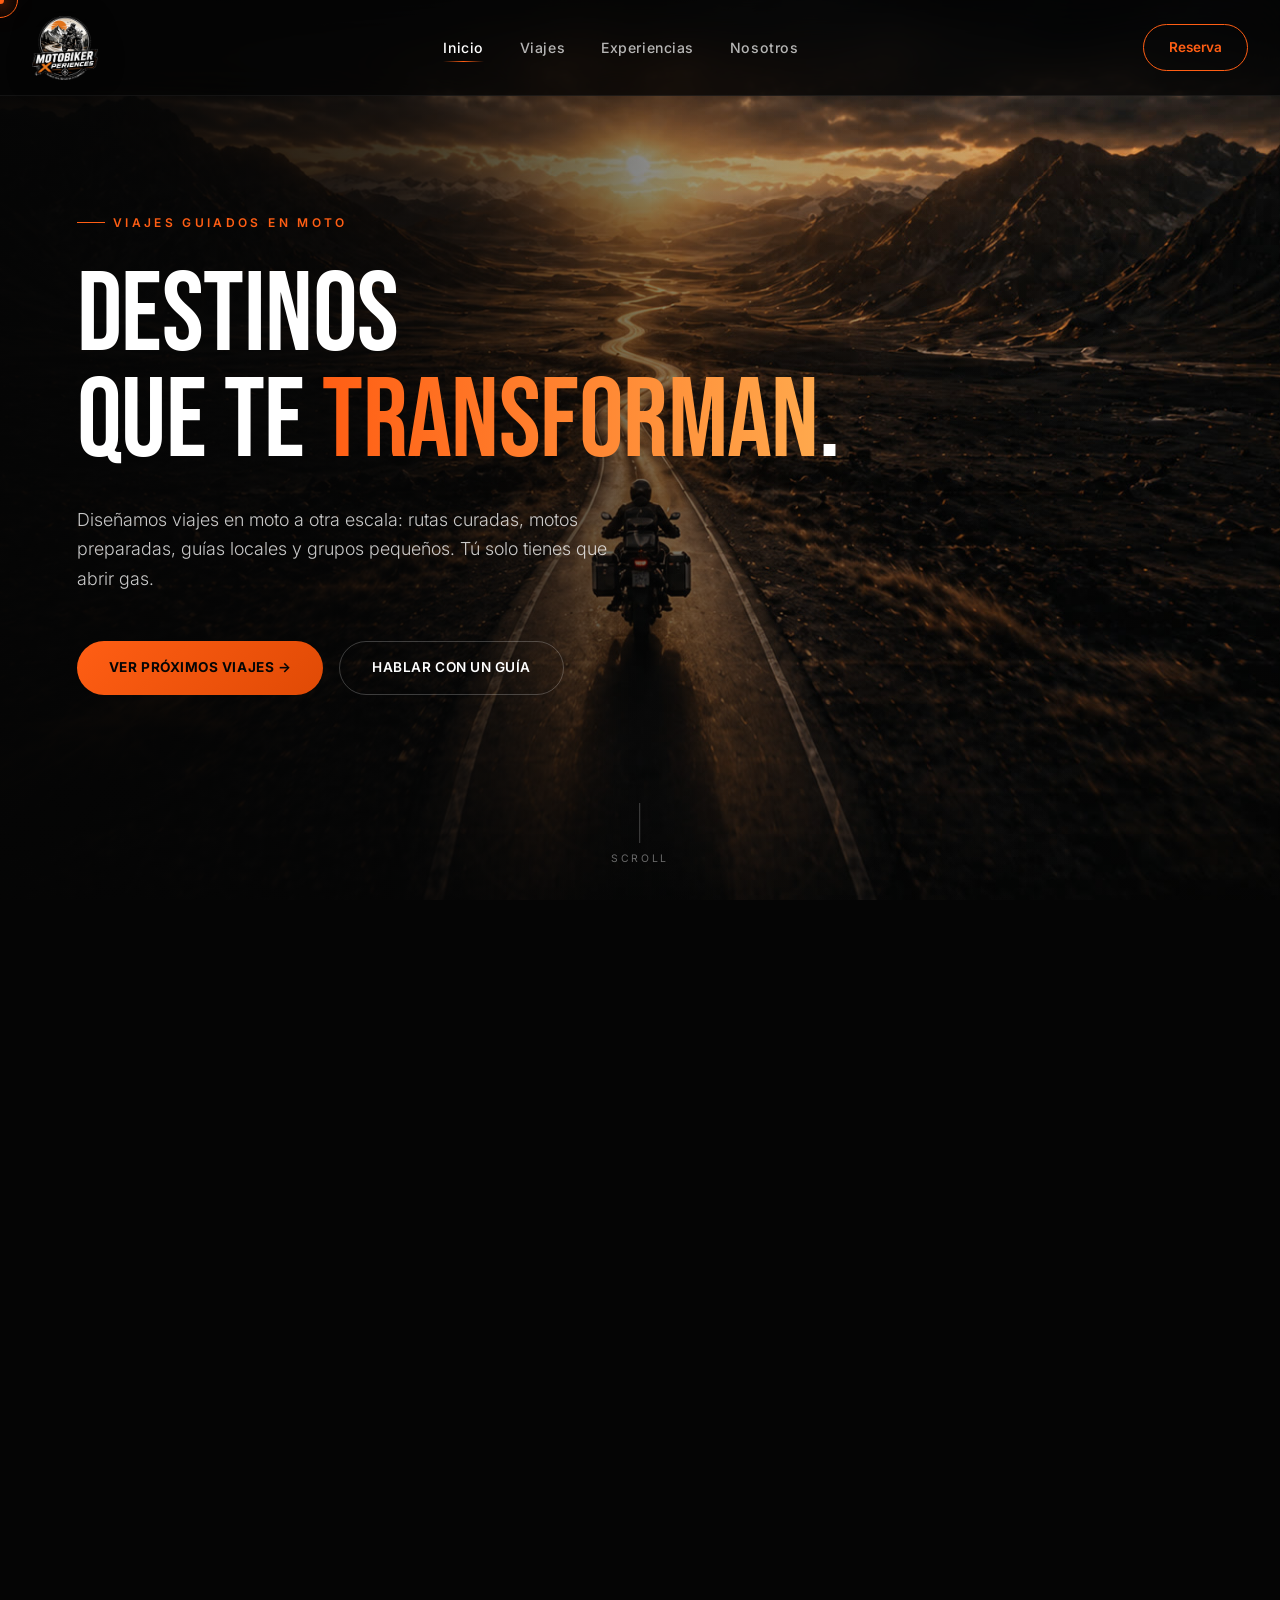
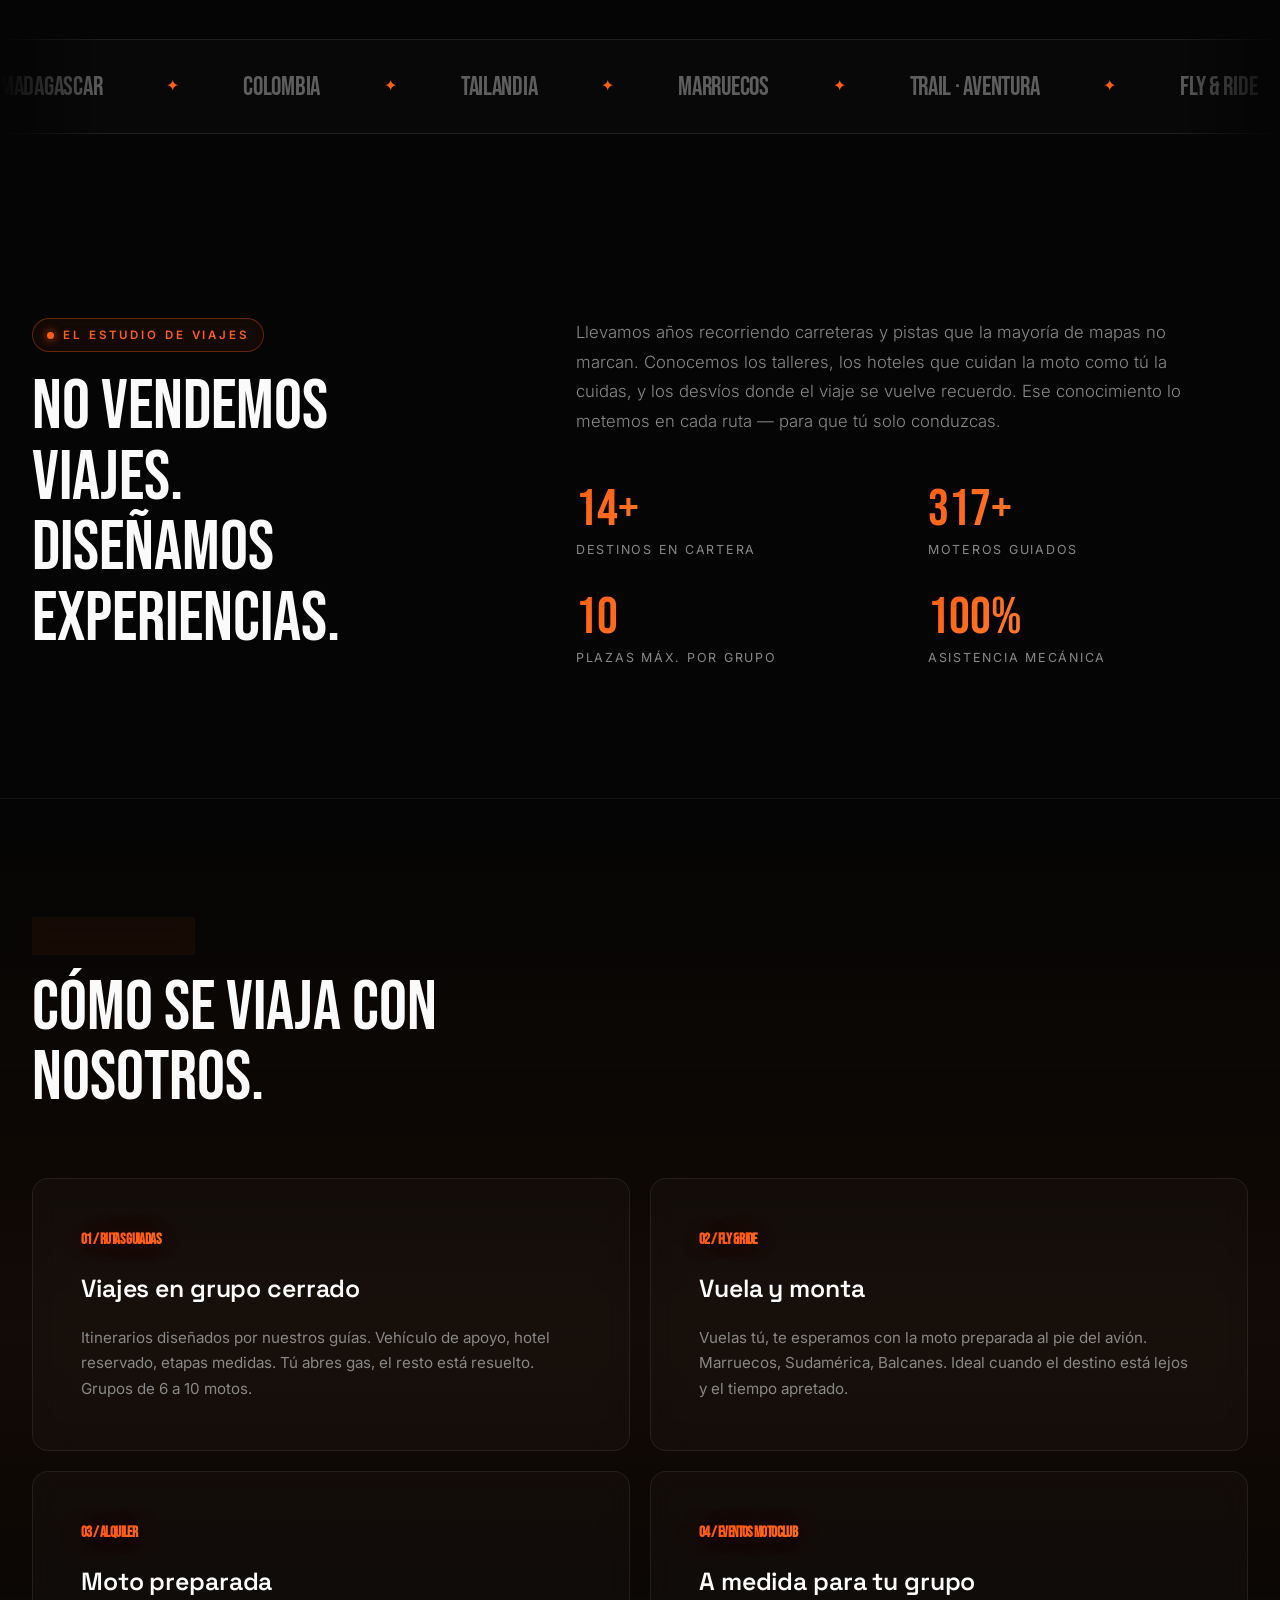
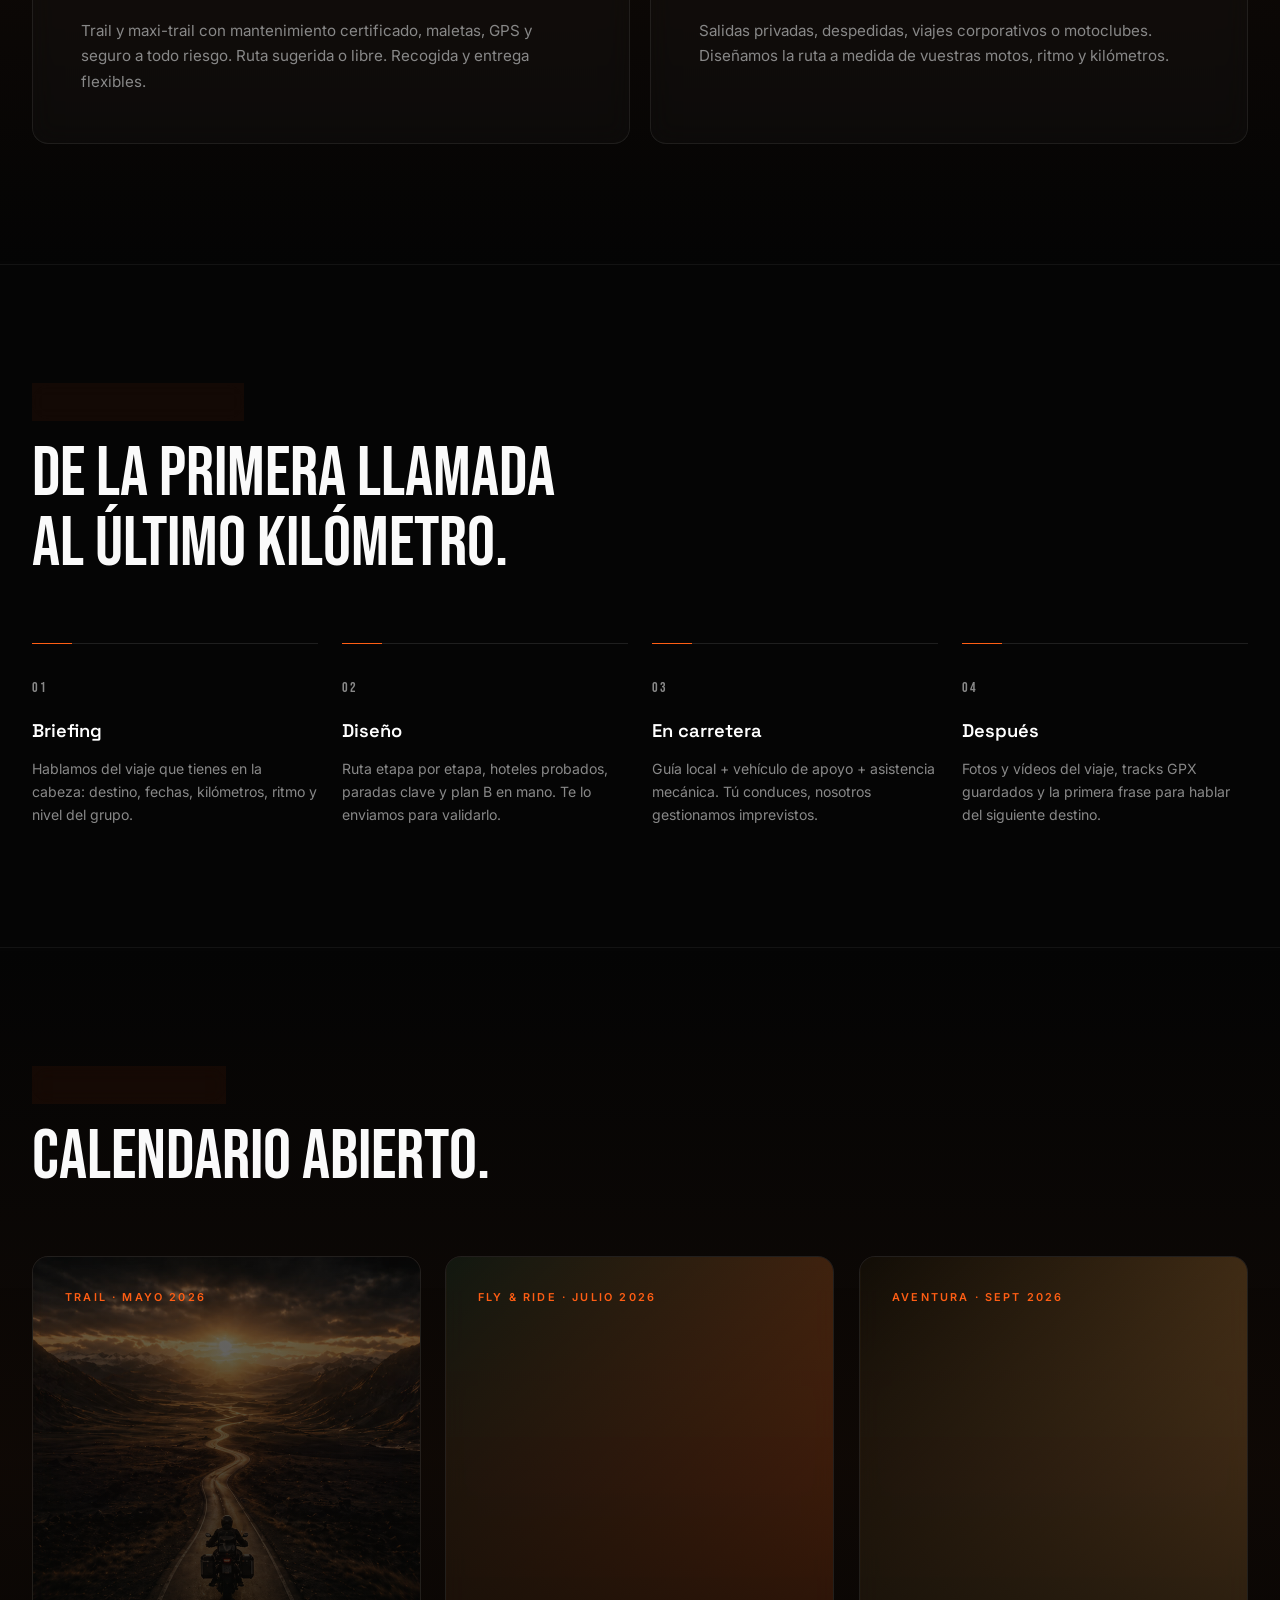
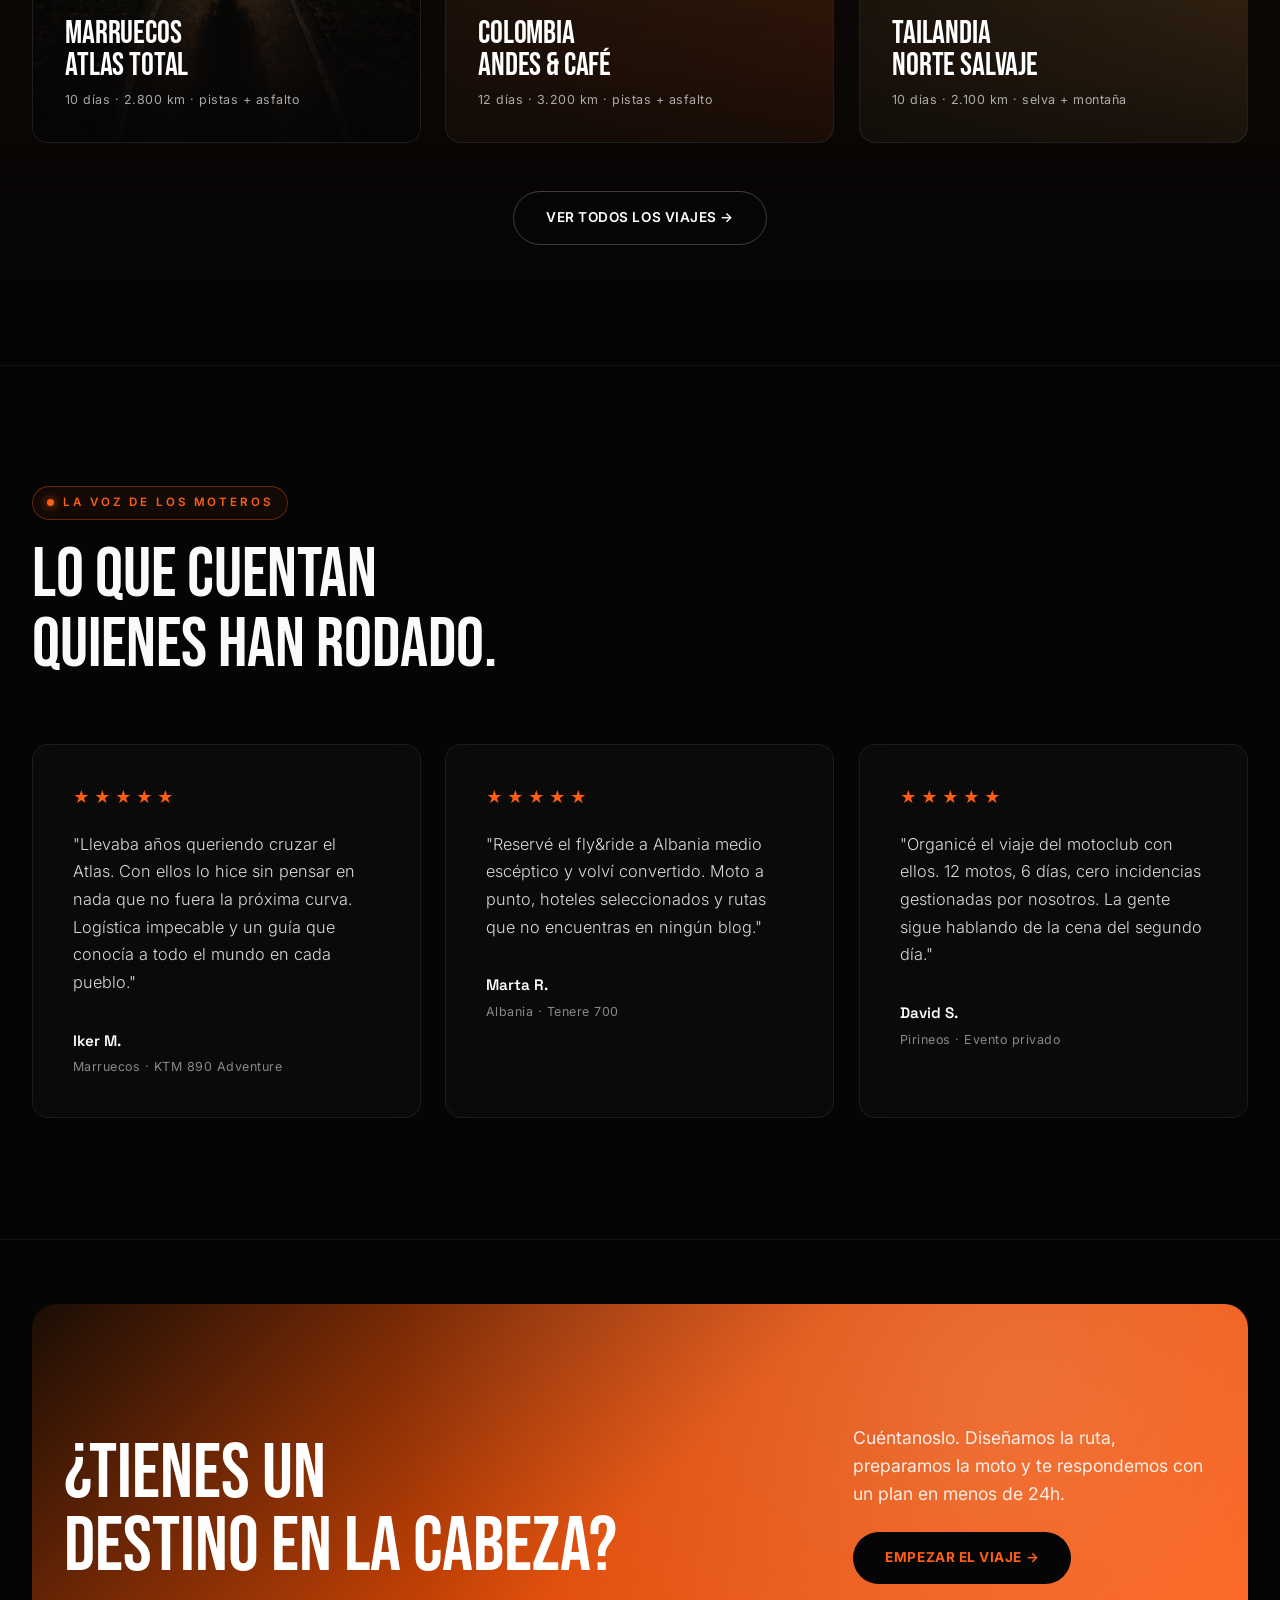
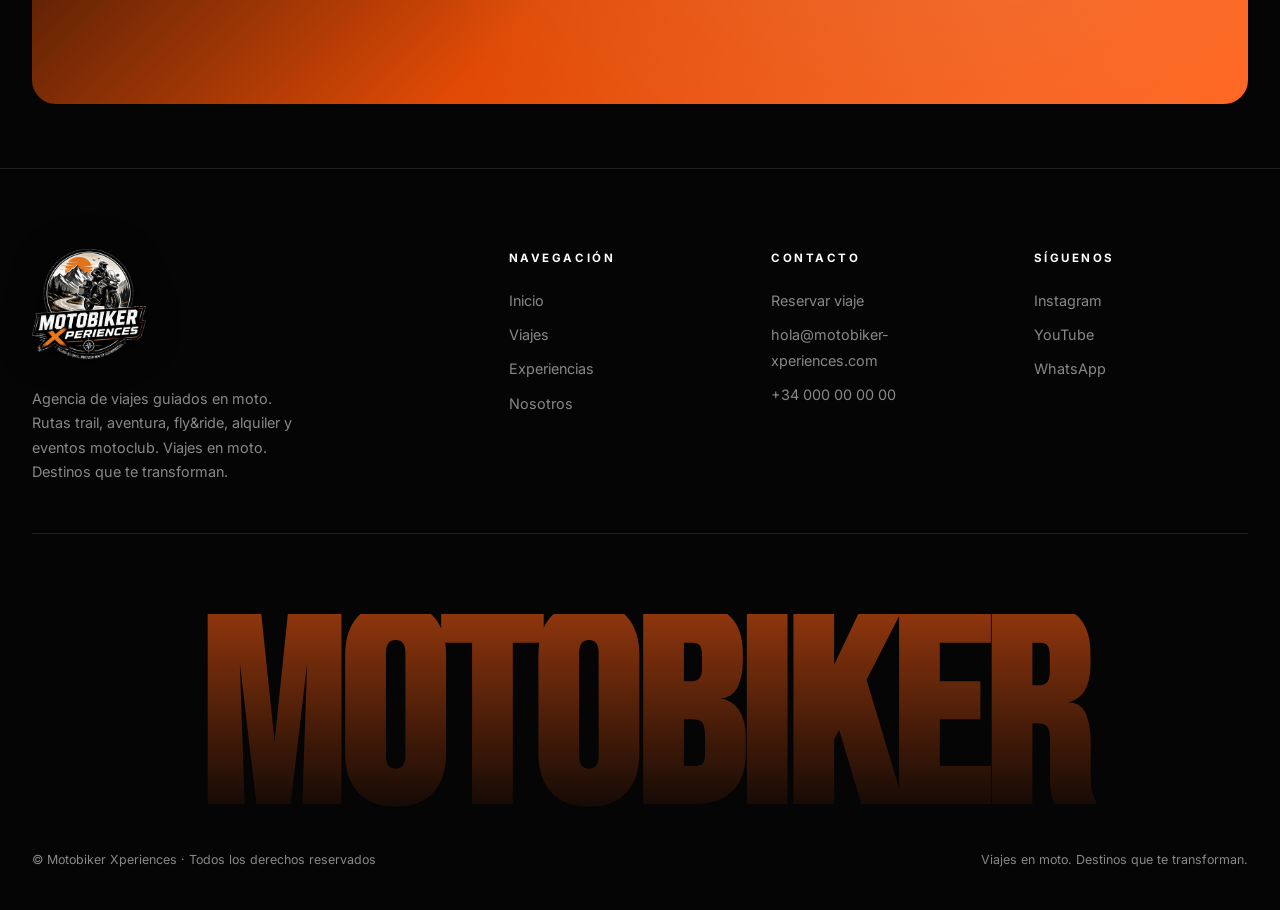
<file: index.html>
<!DOCTYPE html>
<html lang="es-ES">
<head>
  <meta charset="UTF-8">
  <meta name="viewport" content="width=device-width, initial-scale=1.0">
  <title>Motobiker Xperiences — Viajes en moto. Destinos que te transforman.</title>
  <meta name="description" content="Agencia premium de viajes guiados en moto. Rutas trail, aventuras off-road, fly&ride, alquiler y eventos motoclub. Grupos pequeños, motos preparadas, guías locales.">
  <meta name="keywords" content="viajes en moto, rutas en moto, viajes trail, motoaventura, fly and ride, alquiler de motos, viajes guiados moto, agencia motera">
  <meta name="author" content="Motobiker Xperiences">
  <meta name="robots" content="index, follow, max-image-preview:large">
  <link rel="canonical" href="https://motobiker-xperiences.vercel.app/">

  <meta property="og:type" content="website">
  <meta property="og:locale" content="es_ES">
  <meta property="og:site_name" content="Motobiker Xperiences">
  <meta property="og:title" content="Motobiker Xperiences — Viajes en moto. Destinos que te transforman.">
  <meta property="og:description" content="Rutas guiadas en moto premium. Trail, aventura, fly&ride y eventos. Pequeños grupos, motos preparadas, guías locales.">
  <meta property="og:url" content="https://motobiker-xperiences.vercel.app/">
  <meta property="og:image" content="https://motobiker-xperiences.vercel.app/assets/og-image.jpg">
  <meta property="og:image:width" content="1200">
  <meta property="og:image:height" content="630">

  <meta name="twitter:card" content="summary_large_image">
  <meta name="twitter:title" content="Motobiker Xperiences — Viajes en moto premium">
  <meta name="twitter:description" content="Rutas guiadas en moto: trail, aventura, fly&ride y eventos motoclub.">
  <meta name="twitter:image" content="https://motobiker-xperiences.vercel.app/assets/og-image.jpg">

  <link rel="icon" type="image/png" href="assets/favicon.png">

  <script type="application/ld+json">
  {
    "@context": "https://schema.org",
    "@graph": [
      {
        "@type": "TravelAgency",
        "@id": "https://motobiker-xperiences.vercel.app/#organization",
        "name": "Motobiker Xperiences",
        "description": "Agencia de viajes guiados en moto: rutas trail, aventura, fly&ride, alquiler y eventos motoclub.",
        "url": "https://motobiker-xperiences.vercel.app/",
        "areaServed": ["ES", "MA", "PT", "FR", "IT"],
        "slogan": "Viajes en moto. Destinos que te transforman.",
        "sameAs": []
      },
      {
        "@type": "WebSite",
        "@id": "https://motobiker-xperiences.vercel.app/#website",
        "url": "https://motobiker-xperiences.vercel.app/",
        "name": "Motobiker Xperiences",
        "publisher": { "@id": "https://motobiker-xperiences.vercel.app/#organization" },
        "inLanguage": "es-ES"
      }
    ]
  }
  </script>

  <link rel="preconnect" href="https://fonts.googleapis.com">
  <link rel="preconnect" href="https://fonts.gstatic.com" crossorigin>
  <link href="https://fonts.googleapis.com/css2?family=Bebas+Neue&family=Space+Grotesk:wght@300;400;500;600;700&family=Inter:wght@300;400;500;600;700&display=swap" rel="stylesheet">
  <style>
    *, *::before, *::after { box-sizing: border-box; margin: 0; padding: 0; }
    html { scroll-behavior: smooth; }
    body { font-family: var(--font-body); color: var(--color-text); background: var(--color-bg); line-height: 1.6; -webkit-font-smoothing: antialiased; }
    img { max-width: 100%; height: auto; display: block; }
    ul { list-style: none; }
    a { text-decoration: none; color: inherit; }

    :root {
      --color-bg: #050505;
      --color-bg-2: #0d0d0f;
      --color-text: #fafafa;
      --color-mid: #888;
      --color-line: #1f1f1f;
      --color-accent: #FF5E14;
      --color-accent-hover: #E04A05;
      --font-display: 'Bebas Neue', 'Space Grotesk', sans-serif;
      --font-secondary: 'Space Grotesk', sans-serif;
      --font-body: 'Inter', sans-serif;
      --max-w: 1280px;
    }

    /* HEADER */
    header {
      position: fixed; top: 0; left: 0; right: 0; z-index: 100;
      height: 72px; display: flex; align-items: center; padding: 0 2rem;
      background: rgba(5,5,5,.7); backdrop-filter: blur(12px);
      border-bottom: 1px solid transparent;
      transition: border-color .3s, background .3s;
    }
    header.scrolled { background: rgba(5,5,5,.95); border-bottom-color: var(--color-line); }
    .header-inner { max-width: var(--max-w); width: 100%; margin: 0 auto; display: flex; align-items: center; justify-content: space-between; }
    .brand { font-family: var(--font-display); font-size: 1.05rem; font-weight: 400; letter-spacing: .08em; color: #fff; text-transform: uppercase; }
    .brand span { color: var(--color-accent); font-weight: 400; }
    nav ul { display: flex; gap: 2.25rem; }
    nav a { font-size: .82rem; font-weight: 500; letter-spacing: .04em; color: rgba(255,255,255,.7); transition: color .2s; }
    nav a:hover, nav a.active { color: #fff; }
    .header-cta { font-size: .8rem; font-weight: 600; padding: .55rem 1.25rem; border: 1px solid var(--color-accent); color: var(--color-accent); border-radius: 100px; transition: all .2s; }
    .header-cta:hover { background: var(--color-accent); color: #050505; }
    .hamburger { display: none; flex-direction: column; gap: 5px; cursor: pointer; }
    .hamburger span { display: block; width: 24px; height: 2px; background: #fff; }

    .mobile-nav { display: none; position: fixed; inset: 0; background: var(--color-bg); z-index: 200; flex-direction: column; align-items: center; justify-content: center; gap: 2.25rem; }
    .mobile-nav.open { display: flex; }
    .mobile-nav a { font-family: var(--font-display); font-size: 2.25rem; font-weight: 400; letter-spacing: .04em; color: #fff; text-transform: uppercase; }
    .mobile-close { position: absolute; top: 1.5rem; right: 1.5rem; font-size: 1.75rem; color: #fff; cursor: pointer; background: none; border: none; }

    /* HERO con espacio para el vídeo de transición */
    .scroll-video-wrapper { height: 175vh; }
    .scroll-video-wrapper .hero { position: sticky; top: 0; height: 100vh; }
    .hero { min-height: 600px; display: flex; align-items: center; justify-content: flex-start; overflow: hidden; padding: 0 6vw; background: var(--color-bg); }
    @media (max-width: 768px) {
      .scroll-video-wrapper { height: auto; }
      .scroll-video-wrapper .hero { position: relative; }
      .hero { padding: 0 5vw; justify-content: center; text-align: center; }
    }
    .hero video {
      position: absolute; inset: 0; width: 100%; height: 100%; object-fit: cover;
      opacity: 0; visibility: hidden; pointer-events: none;
      z-index: 1;
    }
    /* Canvas que sustituye al vídeo durante el scroll — drawImage es instant */
    .hero-canvas {
      position: absolute; inset: 0; width: 100%; height: 100%;
      object-fit: cover;
      opacity: 0; transition: opacity .5s ease;
      z-index: 1; pointer-events: none; display: block;
    }
    .hero-canvas.ready { opacity: 1; }
    /* Poster mostrado mientras se renderizan los frames a memoria */
    .hero-placeholder {
      display: block !important;
      position: absolute; inset: 0;
      background-image: url('assets/hero-poster.jpg');
      background-size: cover;
      background-position: center;
      transition: opacity .5s ease;
      z-index: 0;
    }
    .hero-placeholder.faded { opacity: 0; pointer-events: none; }
    .hero-overlay { position: absolute; inset: 0; background: linear-gradient(135deg, rgba(0,0,0,.78) 0%, rgba(10,10,10,.55) 100%); z-index: 2; }
    .hero-content { z-index: 3; }
    .scroll-hint { z-index: 3; }
    .hero-content { position: relative; z-index: 2; color: #fff; max-width: 820px; }
    .hero-eyebrow {
      display: inline-flex; align-items: center; gap: .5rem;
      font-size: .75rem; letter-spacing: .28em; text-transform: uppercase;
      color: var(--color-accent); margin-bottom: 2rem;
      font-weight: 600;
    }
    .hero-eyebrow::before { content: ''; width: 28px; height: 1px; background: var(--color-accent); }
    .hero h1 {
      font-family: var(--font-display);
      font-size: clamp(3.25rem, 9vw, 7rem);
      font-weight: 400; letter-spacing: -.005em; line-height: .95;
      margin-bottom: 1.75rem;
      text-transform: uppercase;
    }
    .hero h1 em { font-style: normal; color: var(--color-accent); }
    .hero-sub {
      font-family: var(--font-body);
      font-size: clamp(1rem, 1.4vw, 1.2rem); font-weight: 300;
      color: rgba(255,255,255,.78); margin-bottom: 3rem; max-width: 560px;
      line-height: 1.65;
    }
    .hero-btns { display: flex; gap: 1rem; flex-wrap: wrap; }
    .btn-primary {
      display: inline-flex; align-items: center; gap: .5rem;
      padding: .95rem 2rem; background: var(--color-accent); color: #050505;
      font-size: .85rem; font-weight: 700; letter-spacing: .04em;
      border-radius: 100px; transition: all .25s; text-transform: uppercase;
    }
    .btn-primary:hover { background: var(--color-accent-hover); transform: translateY(-2px); }
    .btn-ghost {
      display: inline-flex; align-items: center; gap: .5rem;
      padding: .95rem 2rem; border: 1px solid rgba(255,255,255,.22); color: #fff;
      font-size: .85rem; font-weight: 600; letter-spacing: .04em;
      border-radius: 100px; transition: all .25s; text-transform: uppercase;
    }
    .btn-ghost:hover { border-color: #fff; background: rgba(255,255,255,.05); }
    @media (max-width: 768px) {
      .hero-content { text-align: center; }
      .hero-btns { justify-content: center; }
      .hero-sub { margin: 0 auto 3rem; }
    }

    .scroll-hint { position: absolute; bottom: 2rem; left: 50%; transform: translateX(-50%); z-index: 2; display: flex; flex-direction: column; align-items: center; gap: .5rem; color: rgba(255,255,255,.4); font-size: .65rem; letter-spacing: .25em; text-transform: uppercase; }
    .scroll-hint-line { width: 1px; height: 40px; background: rgba(255,255,255,.25); animation: sl 1.8s ease-in-out infinite; }
    @keyframes sl { 0%{transform:scaleY(0);transform-origin:top} 50%{transform:scaleY(1);transform-origin:top} 51%{transform:scaleY(1);transform-origin:bottom} 100%{transform:scaleY(0);transform-origin:bottom} }

    /* SECCIONES */
    section { padding: 120px 2rem; }
    .container { max-width: var(--max-w); margin: 0 auto; }
    .section-eyebrow { font-size: .72rem; letter-spacing: .25em; text-transform: uppercase; color: var(--color-accent); margin-bottom: 1.25rem; font-weight: 600; }
    .section-title { font-family: var(--font-display); font-size: clamp(2.4rem, 5.5vw, 4.5rem); font-weight: 400; line-height: 1; letter-spacing: 0; margin-bottom: 1.5rem; text-transform: uppercase; }
    .section-title em { font-style: normal; color: var(--color-accent); }
    .section-text { font-size: 1.05rem; font-weight: 300; color: var(--color-mid); line-height: 1.75; max-width: 640px; }

    /* INTRO */
    .intro { background: var(--color-bg); border-bottom: 1px solid var(--color-line); }
    .intro-grid { display: grid; grid-template-columns: 1fr 1.5fr; gap: 6rem; align-items: start; }
    @media (max-width: 1024px) { .intro-grid { grid-template-columns: 1fr; gap: 3rem; } }
    .intro-stats { display: grid; grid-template-columns: 1fr 1fr; gap: 2rem; margin-top: 3rem; }
    .stat-num { font-family: var(--font-display); font-size: 3.25rem; font-weight: 400; color: var(--color-accent); line-height: 1; margin-bottom: .25rem; }
    .stat-label { font-size: .78rem; letter-spacing: .14em; text-transform: uppercase; color: var(--color-mid); }

    /* SERVICIOS / EXPERIENCIAS PREVIEW */
    .servicios { background: var(--color-bg-2); border-bottom: 1px solid var(--color-line); }
    .servicios-grid { display: grid; grid-template-columns: repeat(2, 1fr); gap: 1px; background: var(--color-line); margin-top: 4rem; border: 1px solid var(--color-line); }
    .servicio { padding: 3rem; background: var(--color-bg-2); transition: background .25s; cursor: default; }
    .servicio:hover { background: #1a1a1a; }
    .servicio-num { font-family: var(--font-display); font-size: 1rem; color: var(--color-accent); margin-bottom: 1rem; letter-spacing: .12em; }
    .servicio h3 { font-family: var(--font-secondary); font-size: 1.55rem; font-weight: 600; margin-bottom: 1rem; color: #fff; letter-spacing: -.005em; }
    .servicio p { color: var(--color-mid); font-size: .95rem; line-height: 1.7; }
    @media (max-width: 768px) { .servicios-grid { grid-template-columns: 1fr; } .servicio { padding: 2rem; } }

    /* PROCESO */
    .proceso { background: var(--color-bg); border-bottom: 1px solid var(--color-line); }
    .proceso-grid { display: grid; grid-template-columns: repeat(4, 1fr); gap: 1.5rem; margin-top: 4rem; }
    .paso { padding-top: 2rem; border-top: 1px solid var(--color-line); position: relative; }
    .paso::before {
      content: ''; position: absolute; top: -1px; left: 0; width: 40px; height: 1px; background: var(--color-accent);
    }
    .paso-num { font-family: var(--font-display); font-size: 1rem; color: var(--color-accent); margin-bottom: 1rem; letter-spacing: .12em; }
    .paso h4 { font-family: var(--font-secondary); font-size: 1.15rem; font-weight: 600; margin-bottom: .75rem; color: #fff; }
    .paso p { font-size: .88rem; color: var(--color-mid); line-height: 1.65; }
    @media (max-width: 1024px) { .proceso-grid { grid-template-columns: 1fr 1fr; } }
    @media (max-width: 480px) { .proceso-grid { grid-template-columns: 1fr; } }

    /* VIAJES PREVIEW */
    .proyectos-preview { background: var(--color-bg-2); border-bottom: 1px solid var(--color-line); }
    .proyectos-preview-grid { display: grid; grid-template-columns: repeat(3, 1fr); gap: 1.5rem; margin-top: 4rem; }
    .proyecto-card { background: var(--color-bg); aspect-ratio: 4/5; position: relative; overflow: hidden; border: 1px solid var(--color-line); transition: border-color .25s; }
    .proyecto-card:hover { border-color: var(--color-accent); }
    .proyecto-card-bg {
      position: absolute; inset: 0;
      background-size: cover; background-position: center;
      opacity: .55;
      transition: opacity .35s, transform .8s;
    }
    .proyecto-card:hover .proyecto-card-bg { opacity: .75; transform: scale(1.04); }
    .proyecto-card::after {
      content: '';
      position: absolute; inset: 0;
      background: linear-gradient(180deg, rgba(5,5,5,.2) 0%, rgba(5,5,5,.85) 100%);
      pointer-events: none;
    }
    .proyecto-card-content { position: absolute; inset: 0; padding: 2rem; display: flex; flex-direction: column; justify-content: space-between; z-index: 2; }
    .proyecto-tag { font-size: .68rem; letter-spacing: .2em; text-transform: uppercase; color: var(--color-accent); font-weight: 600; }
    .proyecto-title { font-family: var(--font-display); font-size: 2rem; font-weight: 400; color: #fff; line-height: 1; text-transform: uppercase; letter-spacing: -.005em; }
    .proyecto-meta { font-size: .78rem; color: rgba(255,255,255,.65); margin-top: .5rem; letter-spacing: .04em; }
    @media (max-width: 900px) { .proyectos-preview-grid { grid-template-columns: 1fr 1fr; } }
    @media (max-width: 600px) { .proyectos-preview-grid { grid-template-columns: 1fr; } }

    /* TESTIMONIOS */
    .testimonios { background: var(--color-bg); border-bottom: 1px solid var(--color-line); }
    .testimonios-grid { display: grid; grid-template-columns: repeat(3, 1fr); gap: 1.5rem; margin-top: 4rem; }
    .testimonio-card { padding: 2.5rem; }
    .testimonio-stars { color: var(--color-accent); font-size: 1rem; letter-spacing: .25em; margin-bottom: 1.25rem; }
    .testimonio-quote { font-size: 1.02rem; line-height: 1.7; color: rgba(255,255,255,.85); margin-bottom: 2rem; font-weight: 300; }
    .testimonio-author { font-family: var(--font-secondary); font-size: .95rem; color: #fff; font-weight: 600; }
    .testimonio-meta { font-size: .78rem; color: var(--color-mid); margin-top: .25rem; letter-spacing: .04em; }
    @media (max-width: 1024px) { .testimonios-grid { grid-template-columns: 1fr 1fr; } }
    @media (max-width: 700px) { .testimonios-grid { grid-template-columns: 1fr; } }

    /* CTA FINAL */
    .cta-final { background: var(--color-accent); color: #050505; }
    .cta-grid { display: grid; grid-template-columns: 2fr 1fr; gap: 4rem; align-items: end; }
    @media (max-width: 768px) { .cta-grid { grid-template-columns: 1fr; gap: 2rem; } }
    .cta-final h2 { font-family: var(--font-display); font-size: clamp(2.75rem, 6vw, 5.5rem); font-weight: 400; line-height: .95; letter-spacing: 0; text-transform: uppercase; }
    .cta-final p { font-size: 1.1rem; color: rgba(0,0,0,.72); margin-bottom: 1.5rem; }
    .cta-final .btn-primary { background: #050505; color: var(--color-accent); }
    .cta-final .btn-primary:hover { background: #1a1a1a; }

    /* FOOTER */
    footer { background: var(--color-bg); padding: 80px 2rem 40px; border-top: 1px solid var(--color-line); }
    .footer-grid { max-width: var(--max-w); margin: 0 auto; display: grid; grid-template-columns: 2fr 1fr 1fr 1fr; gap: 3rem; padding-bottom: 3rem; border-bottom: 1px solid var(--color-line); margin-bottom: 2rem; }
    .footer-brand { font-family: var(--font-display); font-size: 1.5rem; font-weight: 400; color: #fff; letter-spacing: .04em; margin-bottom: 1rem; text-transform: uppercase; }
    .footer-brand span { color: var(--color-accent); }
    .footer-desc { font-size: .9rem; color: var(--color-mid); line-height: 1.7; max-width: 280px; }
    .footer-col h4 { font-size: .72rem; letter-spacing: .22em; text-transform: uppercase; color: #fff; margin-bottom: 1.25rem; font-weight: 700; }
    .footer-col li { margin-bottom: .55rem; }
    .footer-col a { font-size: .9rem; color: var(--color-mid); transition: color .2s; }
    .footer-col a:hover { color: var(--color-accent); }
    .footer-bottom { max-width: var(--max-w); margin: 0 auto; display: flex; justify-content: space-between; font-size: .78rem; color: var(--color-mid); flex-wrap: wrap; gap: 1rem; }
    @media (max-width: 1024px) { .footer-grid { grid-template-columns: 1fr 1fr; gap: 2rem; } }
    @media (max-width: 480px) { .footer-grid { grid-template-columns: 1fr; } }

    @media (max-width: 768px) {
      section { padding: 80px 1.25rem; }
      nav, .header-cta { display: none; }
      .hamburger { display: flex; }
    }
  </style>
  <link rel="stylesheet" href="assets/premium.css">
</head>
<body>

<div class="scroll-progress" aria-hidden="true"></div>
<div class="orbs" aria-hidden="true">
  <div class="orb orb-1"></div>
  <div class="orb orb-2"></div>
  <div class="orb orb-3"></div>
</div>

<header id="header">
  <div class="header-inner">
    <a href="index.html" class="brand" aria-label="Motobiker Xperiences"><img src="assets/logo.png" alt="Motobiker Xperiences" class="brand-logo"></a>
    <nav>
      <ul>
        <li><a href="index.html" class="active">Inicio</a></li>
        <li><a href="viajes.html">Viajes</a></li>
        <li><a href="experiencias.html">Experiencias</a></li>
        <li><a href="nosotros.html">Nosotros</a></li>
      </ul>
    </nav>
    <a href="contacto.html" class="header-cta">Reserva</a>
    <div class="hamburger" id="hamburger"><span></span><span></span><span></span></div>
  </div>
</header>

<div class="mobile-nav" id="mobileNav">
  <button class="mobile-close" id="mobileClose" aria-label="Cerrar menú">✕</button>
  <a href="index.html">Inicio</a>
  <a href="viajes.html">Viajes</a>
  <a href="experiencias.html">Experiencias</a>
  <a href="nosotros.html">Nosotros</a>
  <a href="contacto.html" style="color:var(--color-accent);">Reserva</a>
</div>

<!-- SCROLL-VIDEO-SECTION -->
<div class="scroll-video-wrapper">
<section class="hero">
  <video id="heroVideo" muted playsinline preload="auto" poster="assets/hero-poster.jpg">
    <source src="assets/hero-scrub-mobile.mp4" type="video/mp4" media="(max-width: 768px)">
    <source src="assets/hero-scrub.mp4" type="video/mp4">
  </video>
  <div class="hero-placeholder" aria-hidden="true"></div>
  <div class="hero-overlay"></div>
  <div class="hero-content">
    <p class="hero-eyebrow">Viajes guiados en moto</p>
    <h1 class="hero-h1-animate">Destinos<br>que te <em>transforman</em>.</h1>
    <p class="hero-sub">Diseñamos viajes en moto a otra escala: rutas curadas, motos preparadas, guías locales y grupos pequeños. Tú solo tienes que abrir gas.</p>
    <div class="hero-btns">
      <a href="viajes.html" class="btn-primary">Ver próximos viajes →</a>
      <a href="contacto.html" class="btn-ghost">Hablar con un guía</a>
    </div>
  </div>
  <div class="scroll-hint">
    <div class="scroll-hint-line"></div>
    <span>Scroll</span>
  </div>
</section>
</div>

<div class="marquee" aria-hidden="true">
  <div class="marquee-track">
    <span class="marquee-item">Madagascar</span>
    <span class="marquee-item">Colombia</span>
    <span class="marquee-item">Tailandia</span>
    <span class="marquee-item">Marruecos</span>
    <span class="marquee-item">Trail · Aventura</span>
    <span class="marquee-item">Fly &amp; Ride</span>
    <span class="marquee-item">Grupos pequeños</span>
    <span class="marquee-item">Rutas a medida</span>
    <span class="marquee-item">Madagascar</span>
    <span class="marquee-item">Colombia</span>
    <span class="marquee-item">Tailandia</span>
    <span class="marquee-item">Marruecos</span>
    <span class="marquee-item">Trail · Aventura</span>
    <span class="marquee-item">Fly &amp; Ride</span>
    <span class="marquee-item">Grupos pequeños</span>
    <span class="marquee-item">Rutas a medida</span>
  </div>
</div>

<section class="intro" id="intro">
  <div class="container">
    <div class="intro-grid">
      <div>
        <p class="section-eyebrow">El estudio de viajes</p>
        <h2 class="section-title"><span class="word-reveal">No vendemos viajes.<br>Diseñamos <em>experiencias</em>.</span></h2>
      </div>
      <div>
        <p class="section-text">Llevamos años recorriendo carreteras y pistas que la mayoría de mapas no marcan. Conocemos los talleres, los hoteles que cuidan la moto como tú la cuidas, y los desvíos donde el viaje se vuelve recuerdo. Ese conocimiento lo metemos en cada ruta — para que tú solo conduzcas.</p>
        <div class="intro-stats">
          <div>
            <div class="stat-num"><span class="count-up" data-target="14">0</span>+</div>
            <p class="stat-label">Destinos en cartera</p>
          </div>
          <div>
            <div class="stat-num"><span class="count-up" data-target="320">0</span>+</div>
            <p class="stat-label">Moteros guiados</p>
          </div>
          <div>
            <div class="stat-num">10</div>
            <p class="stat-label">Plazas máx. por grupo</p>
          </div>
          <div>
            <div class="stat-num">100%</div>
            <p class="stat-label">Asistencia mecánica</p>
          </div>
        </div>
      </div>
    </div>
  </div>
</section>

<section class="servicios" id="experiencias">
  <div class="container">
    <p class="section-eyebrow">Modalidades</p>
    <h2 class="section-title"><span class="word-reveal">Cómo se viaja con<br>nosotros.</span></h2>
    <div class="servicios-grid">
      <div class="servicio">
        <p class="servicio-num">01 / Rutas guiadas</p>
        <h3>Viajes en grupo cerrado</h3>
        <p>Itinerarios diseñados por nuestros guías. Vehículo de apoyo, hotel reservado, etapas medidas. Tú abres gas, el resto está resuelto. Grupos de 6 a 10 motos.</p>
      </div>
      <div class="servicio">
        <p class="servicio-num">02 / Fly &amp; Ride</p>
        <h3>Vuela y monta</h3>
        <p>Vuelas tú, te esperamos con la moto preparada al pie del avión. Marruecos, Sudamérica, Balcanes. Ideal cuando el destino está lejos y el tiempo apretado.</p>
      </div>
      <div class="servicio">
        <p class="servicio-num">03 / Alquiler</p>
        <h3>Moto preparada</h3>
        <p>Trail y maxi-trail con mantenimiento certificado, maletas, GPS y seguro a todo riesgo. Ruta sugerida o libre. Recogida y entrega flexibles.</p>
      </div>
      <div class="servicio">
        <p class="servicio-num">04 / Eventos motoclub</p>
        <h3>A medida para tu grupo</h3>
        <p>Salidas privadas, despedidas, viajes corporativos o motoclubes. Diseñamos la ruta a medida de vuestras motos, ritmo y kilómetros.</p>
      </div>
    </div>
  </div>
</section>

<section class="proceso" id="proceso">
  <div class="container">
    <p class="section-eyebrow">Cómo trabajamos</p>
    <h2 class="section-title"><span class="word-reveal">De la primera llamada<br>al último kilómetro.</span></h2>
    <div class="proceso-grid">
      <div class="paso">
        <p class="paso-num">01</p>
        <h4>Briefing</h4>
        <p>Hablamos del viaje que tienes en la cabeza: destino, fechas, kilómetros, ritmo y nivel del grupo.</p>
      </div>
      <div class="paso">
        <p class="paso-num">02</p>
        <h4>Diseño</h4>
        <p>Ruta etapa por etapa, hoteles probados, paradas clave y plan B en mano. Te lo enviamos para validarlo.</p>
      </div>
      <div class="paso">
        <p class="paso-num">03</p>
        <h4>En carretera</h4>
        <p>Guía local + vehículo de apoyo + asistencia mecánica. Tú conduces, nosotros gestionamos imprevistos.</p>
      </div>
      <div class="paso">
        <p class="paso-num">04</p>
        <h4>Después</h4>
        <p>Fotos y vídeos del viaje, tracks GPX guardados y la primera frase para hablar del siguiente destino.</p>
      </div>
    </div>
  </div>
</section>

<section class="proyectos-preview" id="viajes-preview">
  <div class="container">
    <p class="section-eyebrow">Próximos viajes</p>
    <h2 class="section-title"><span class="word-reveal">Calendario abierto.</span></h2>
    <div class="proyectos-preview-grid">
      <a class="proyecto-card" href="viajes.html">
        <div class="proyecto-card-bg" style="background-image: url('assets/hero-still.jpg');"></div>
        <div class="proyecto-card-content">
          <div><p class="proyecto-tag">Trail · Mayo 2026</p></div>
          <div>
            <p class="proyecto-title">Marruecos<br>Atlas Total</p>
            <p class="proyecto-meta">10 días · 2.800 km · pistas + asfalto</p>
          </div>
        </div>
      </a>
      <a class="proyecto-card" href="viajes.html">
        <div class="proyecto-card-bg" style="background-image: linear-gradient(135deg, #1a2a1a 0%, #FF5E14 100%);"></div>
        <div class="proyecto-card-content">
          <div><p class="proyecto-tag">Fly &amp; Ride · Julio 2026</p></div>
          <div>
            <p class="proyecto-title">Colombia<br>Andes &amp; Café</p>
            <p class="proyecto-meta">12 días · 3.200 km · pistas + asfalto</p>
          </div>
        </div>
      </a>
      <a class="proyecto-card" href="viajes.html">
        <div class="proyecto-card-bg" style="background-image: linear-gradient(135deg, #1a1205 0%, #FFA94D 100%);"></div>
        <div class="proyecto-card-content">
          <div><p class="proyecto-tag">Aventura · Sept 2026</p></div>
          <div>
            <p class="proyecto-title">Tailandia<br>Norte Salvaje</p>
            <p class="proyecto-meta">10 días · 2.100 km · selva + montaña</p>
          </div>
        </div>
      </a>
    </div>
    <div style="text-align:center; margin-top: 3rem;">
      <a href="viajes.html" class="btn-ghost">Ver todos los viajes →</a>
    </div>
  </div>
</section>

<section class="testimonios" id="testimonios">
  <div class="container">
    <p class="section-eyebrow">La voz de los moteros</p>
    <h2 class="section-title"><span class="word-reveal">Lo que cuentan<br>quienes han <em>rodado</em>.</span></h2>
    <div class="testimonios-grid">
      <div class="testimonio-card">
        <div class="testimonio-stars" aria-label="5 de 5">★★★★★</div>
        <p class="testimonio-quote">"Llevaba años queriendo cruzar el Atlas. Con ellos lo hice sin pensar en nada que no fuera la próxima curva. Logística impecable y un guía que conocía a todo el mundo en cada pueblo."</p>
        <p class="testimonio-author">Iker M.</p>
        <p class="testimonio-meta">Marruecos · KTM 890 Adventure</p>
      </div>
      <div class="testimonio-card">
        <div class="testimonio-stars" aria-label="5 de 5">★★★★★</div>
        <p class="testimonio-quote">"Reservé el fly&amp;ride a Albania medio escéptico y volví convertido. Moto a punto, hoteles seleccionados y rutas que no encuentras en ningún blog."</p>
        <p class="testimonio-author">Marta R.</p>
        <p class="testimonio-meta">Albania · Tenere 700</p>
      </div>
      <div class="testimonio-card">
        <div class="testimonio-stars" aria-label="5 de 5">★★★★★</div>
        <p class="testimonio-quote">"Organicé el viaje del motoclub con ellos. 12 motos, 6 días, cero incidencias gestionadas por nosotros. La gente sigue hablando de la cena del segundo día."</p>
        <p class="testimonio-author">David S.</p>
        <p class="testimonio-meta">Pirineos · Evento privado</p>
      </div>
    </div>
  </div>
</section>

<section class="cta-final">
  <div class="container">
    <div class="cta-grid">
      <h2>¿Tienes un<br>destino en la cabeza?</h2>
      <div>
        <p>Cuéntanoslo. Diseñamos la ruta, preparamos la moto y te respondemos con un plan en menos de 24h.</p>
        <a href="contacto.html" class="btn-primary">Empezar el viaje →</a>
      </div>
    </div>
  </div>
</section>

<footer>
  <div class="footer-grid">
    <div>
      <a href="index.html" class="footer-brand-logo" aria-label="Motobiker Xperiences"><img src="assets/logo.png" alt="Motobiker Xperiences"></a>
      <p class="footer-desc">Agencia de viajes guiados en moto. Rutas trail, aventura, fly&amp;ride, alquiler y eventos motoclub. Viajes en moto. Destinos que te transforman.</p>
    </div>
    <div class="footer-col">
      <h4>Navegación</h4>
      <ul>
        <li><a href="index.html">Inicio</a></li>
        <li><a href="viajes.html">Viajes</a></li>
        <li><a href="experiencias.html">Experiencias</a></li>
        <li><a href="nosotros.html">Nosotros</a></li>
      </ul>
    </div>
    <div class="footer-col">
      <h4>Contacto</h4>
      <ul>
        <li><a href="contacto.html">Reservar viaje</a></li>
        <li><a href="mailto:hola@motobiker-xperiences.com">hola@motobiker-xperiences.com</a></li>
        <li><a href="tel:+34000000000">+34 000 00 00 00</a></li>
      </ul>
    </div>
    <div class="footer-col">
      <h4>Síguenos</h4>
      <ul>
        <li><a href="#" rel="noopener">Instagram</a></li>
        <li><a href="#" rel="noopener">YouTube</a></li>
        <li><a href="#" rel="noopener">WhatsApp</a></li>
      </ul>
    </div>
  </div>
  <div class="footer-monumental" aria-hidden="true">MOTOBIKER</div>
  <div class="footer-bottom">
    <span>© Motobiker Xperiences · Todos los derechos reservados</span>
    <span>Viajes en moto. Destinos que te transforman.</span>
  </div>
</footer>

<script>
  const header = document.getElementById('header');
  window.addEventListener('scroll', () => header.classList.toggle('scrolled', window.scrollY > 60), { passive: true });

  const hamburger = document.getElementById('hamburger');
  const mobileNav = document.getElementById('mobileNav');
  const mobileClose = document.getElementById('mobileClose');
  hamburger.addEventListener('click', () => mobileNav.classList.add('open'));
  mobileClose.addEventListener('click', () => mobileNav.classList.remove('open'));
  mobileNav.querySelectorAll('a').forEach(a => a.addEventListener('click', () => mobileNav.classList.remove('open')));

  // MÓVIL: autoplay loop simple (Safari iOS no soporta scrubbing fiable)
  (function () {
    var video = document.getElementById('heroVideo');
    if (!video) return;
    if (window.matchMedia('(max-width: 768px)').matches) {
      video.setAttribute('autoplay', '');
      video.setAttribute('loop', '');
      video.muted = true;
      video.loop = true;
      video.play().catch(function () {});
      return;
    }
  }());

  // DESKTOP: CANVAS APPROACH — pre-renderiza cada frame del vídeo a ImageBitmap,
  // sustituye el <video> por un <canvas>. drawImage(bitmap) es instantáneo (GPU),
  // no depende del decoder de vídeo durante el scroll. Imposible que tartamudee.
  (function () {
    if (window.matchMedia('(max-width: 768px)').matches) return;
    var video       = document.getElementById('heroVideo');
    var wrapper     = document.querySelector('.scroll-video-wrapper');
    var placeholder = document.querySelector('.hero-placeholder');
    if (!video || !wrapper) return;

    var ready    = false;
    var complete = false;
    var rafId    = null;
    var current  = 0;
    var LERP     = 0.18;
    var frames   = [];
    var canvas   = null;
    var ctx      = null;

    function wrapTop() { return wrapper.getBoundingClientRect().top + window.scrollY; }
    function range()   { return Math.max(1, wrapper.offsetHeight - window.innerHeight); }
    function targetIndex() {
      if (!frames.length) return 0;
      var scrolled = Math.max(0, window.scrollY - wrapTop());
      var p = Math.min(1, scrolled / range());
      return p * (frames.length - 1);
    }
    function drawFrame(idx) {
      if (!ctx) return;
      idx = Math.max(0, Math.min(frames.length - 1, idx | 0));
      var bmp = frames[idx];
      if (bmp) ctx.drawImage(bmp, 0, 0, canvas.width, canvas.height);
    }

    function tick() {
      if (!ready || !frames.length) { rafId = null; return; }
      var target = targetIndex();
      var diff   = target - current;
      var k = Math.abs(diff) > 4 ? Math.min(0.5, LERP + Math.abs(diff) * 0.02) : LERP;
      if (Math.abs(diff) < 0.05) {
        current = target;
        drawFrame(Math.round(current));
        if (current >= frames.length - 1.05) complete = true;
        rafId = null;
        return;
      }
      current += diff * k;
      drawFrame(Math.round(current));
      rafId = requestAnimationFrame(tick);
    }

    function onScroll() {
      if (!ready || !frames.length) return;
      if (!rafId) rafId = requestAnimationFrame(tick);
    }

    function finishPrewarm() {
      if (ready) return;
      ready = true;
      drawFrame(0);
      if (canvas) canvas.classList.add('ready');
      if (placeholder) placeholder.classList.add('faded');
      try { video.style.display = 'none'; } catch (_) {}
      onScroll();
    }

    function setupCanvas(w, h) {
      canvas = document.createElement('canvas');
      canvas.className = 'hero-canvas';
      canvas.width = w;
      canvas.height = h;
      canvas.setAttribute('aria-hidden', 'true');
      ctx = canvas.getContext('2d');
      video.parentNode.insertBefore(canvas, video.nextSibling);
    }

    function captureFrames() {
      return new Promise(function (resolve) {
        var SCALE = 0.6;
        var w = Math.max(2, Math.floor(video.videoWidth * SCALE));
        var h = Math.max(2, Math.floor(video.videoHeight * SCALE));
        var fps = 24;
        var totalFrames = Math.max(1, Math.round(video.duration * fps));
        var MAX_FRAMES = 200;
        var stride = Math.max(1, Math.ceil(totalFrames / MAX_FRAMES));
        var captureCount = Math.ceil(totalFrames / stride);

        var off = document.createElement('canvas');
        off.width = w; off.height = h;
        var offctx = off.getContext('2d');
        setupCanvas(w, h);

        var i = 0;
        function nextFrame() {
          if (i >= captureCount) { resolve(); return; }
          var t = (i * stride) / fps;
          if (t >= video.duration) t = Math.max(0, video.duration - 0.001);
          i++;

          var captured = false;
          function capture() {
            if (captured) return;
            captured = true;
            try {
              offctx.drawImage(video, 0, 0, w, h);
              if (window.createImageBitmap) {
                createImageBitmap(off).then(function (bmp) {
                  frames.push(bmp);
                  if (i % 10 === 0) setTimeout(nextFrame, 0); else nextFrame();
                }).catch(function () {
                  var copy = document.createElement('canvas');
                  copy.width = w; copy.height = h;
                  copy.getContext('2d').drawImage(off, 0, 0);
                  frames.push(copy);
                  nextFrame();
                });
              } else {
                var copy = document.createElement('canvas');
                copy.width = w; copy.height = h;
                copy.getContext('2d').drawImage(off, 0, 0);
                frames.push(copy);
                nextFrame();
              }
            } catch (e) { nextFrame(); }
          }

          var safety = setTimeout(capture, 300);
          if (video.requestVideoFrameCallback) {
            video.requestVideoFrameCallback(function () {
              clearTimeout(safety);
              requestAnimationFrame(capture);
            });
          } else {
            video.addEventListener('seeked', function onseek() {
              video.removeEventListener('seeked', onseek);
              clearTimeout(safety);
              requestAnimationFrame(capture);
            });
          }
          try { video.currentTime = t; } catch (_) { capture(); }
        }
        nextFrame();
      });
    }

    function prewarm() {
      if (!video.videoWidth || !video.duration) {
        video.addEventListener('loadedmetadata', prewarm, { once: true });
        return;
      }
      var url = null;
      var sources = video.querySelectorAll('source');
      for (var i = 0; i < sources.length; i++) {
        var s = sources[i];
        if (!s.media || window.matchMedia(s.media).matches) { url = s.src; break; }
      }
      if (!url) url = video.currentSrc;

      function afterFile() {
        captureFrames().then(finishPrewarm).catch(finishPrewarm);
      }

      if (!url) { afterFile(); return; }

      fetch(url).then(function (r) {
        if (!r.ok) throw new Error('fetch failed');
        return r.blob();
      }).then(function (blob) {
        var blobUrl = URL.createObjectURL(blob);
        while (video.firstChild) video.removeChild(video.firstChild);
        video.src = blobUrl;
        return new Promise(function (resolve, reject) {
          var to = setTimeout(reject, 12000);
          video.addEventListener('loadedmetadata', function () {
            clearTimeout(to); resolve();
          }, { once: true });
        });
      }).then(afterFile).catch(afterFile);
    }

    window.addEventListener('wheel', function (e) {
      if (complete || !ready || !frames.length || e.deltaY <= 0) return;
      var wrapperEnd = wrapTop() + range();
      if (window.scrollY + e.deltaY > wrapperEnd && current < frames.length - 2) {
        e.preventDefault();
      }
    }, { passive: false });

    var touchStartY = 0;
    window.addEventListener('touchstart', function (e) {
      touchStartY = e.touches[0].clientY;
    }, { passive: true });
    window.addEventListener('touchmove', function (e) {
      if (complete || !ready || !frames.length) return;
      var dy = touchStartY - e.touches[0].clientY;
      if (dy <= 0) return;
      var wrapperEnd = wrapTop() + range();
      if (window.scrollY + dy > wrapperEnd && current < frames.length - 2) {
        e.preventDefault();
      }
    }, { passive: false });

    window.addEventListener('scroll', onScroll, { passive: true });
    prewarm();
  }());
</script>

<div class="cursor" aria-hidden="true"></div>
<div class="cursor-dot" aria-hidden="true"></div>
<div class="page-transition" aria-hidden="true"></div>
<script src="assets/premium.js" defer></script>
</body>
</html>
</file>
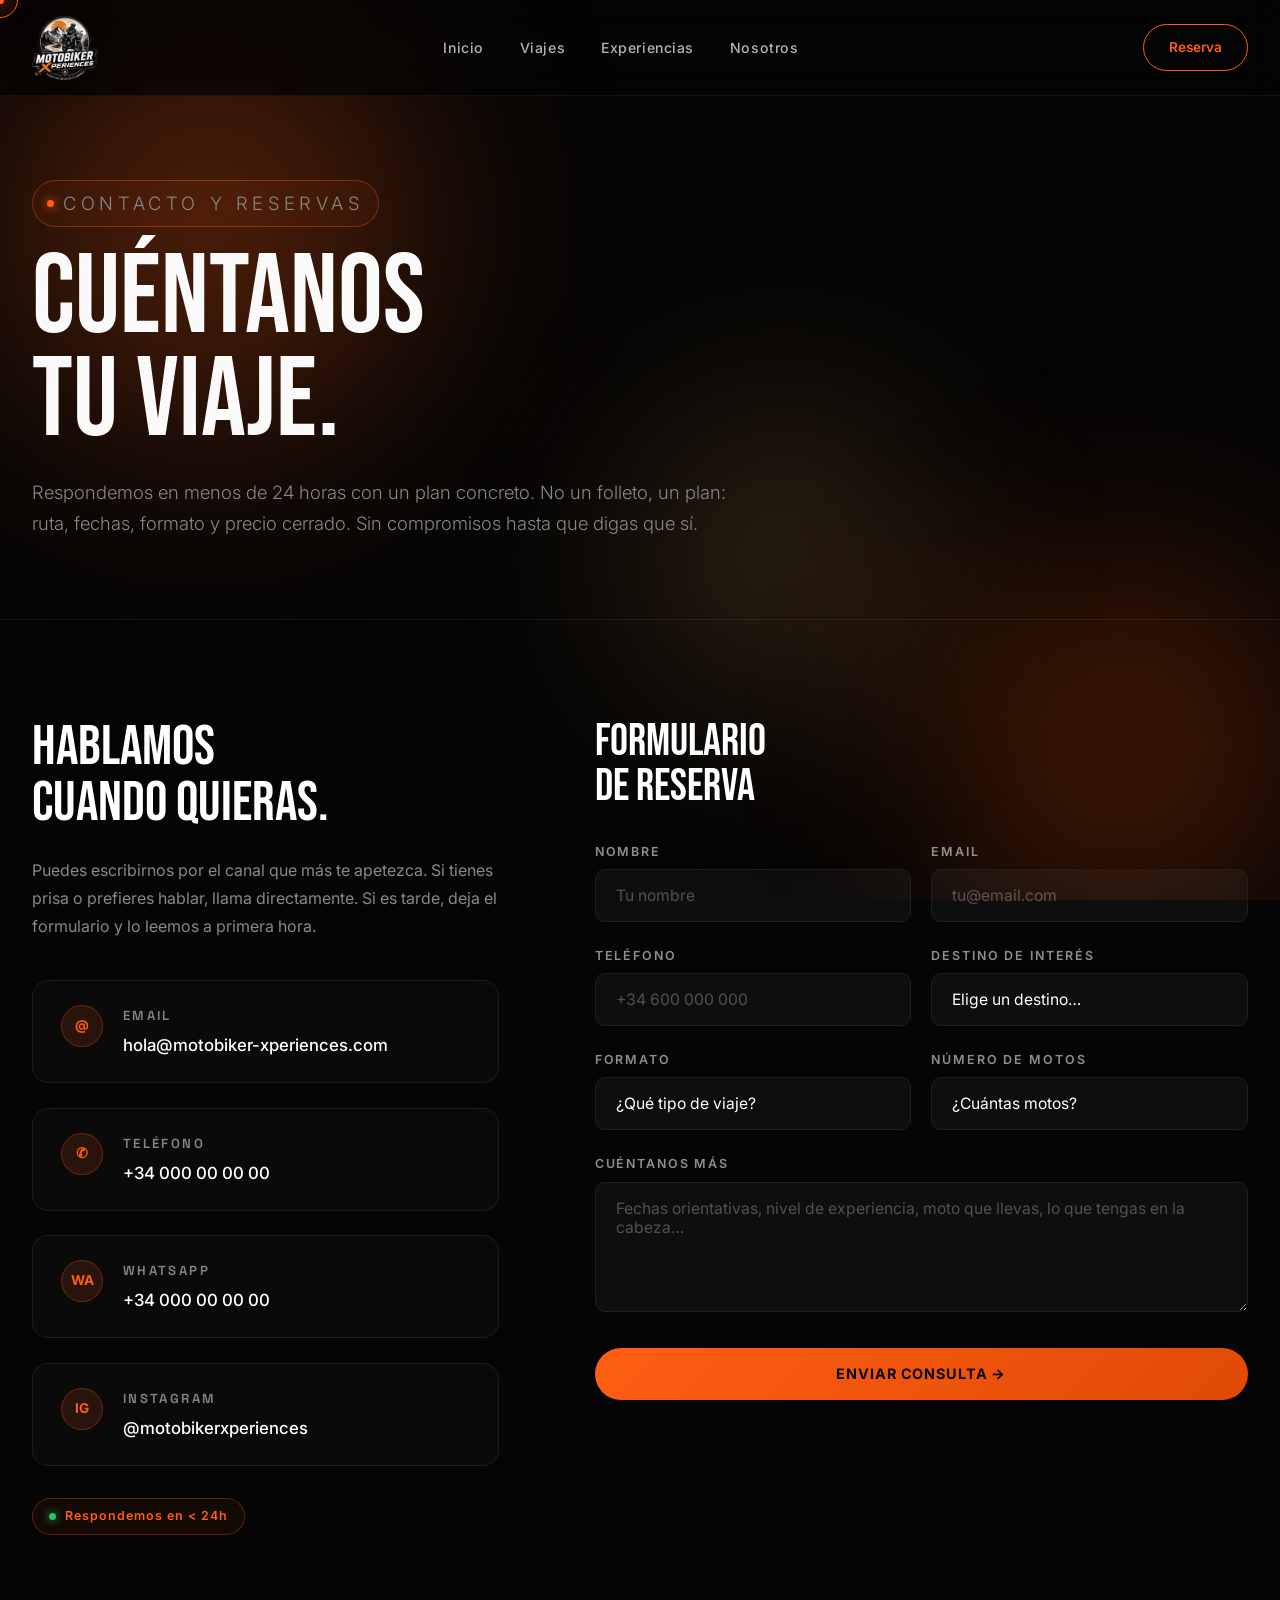
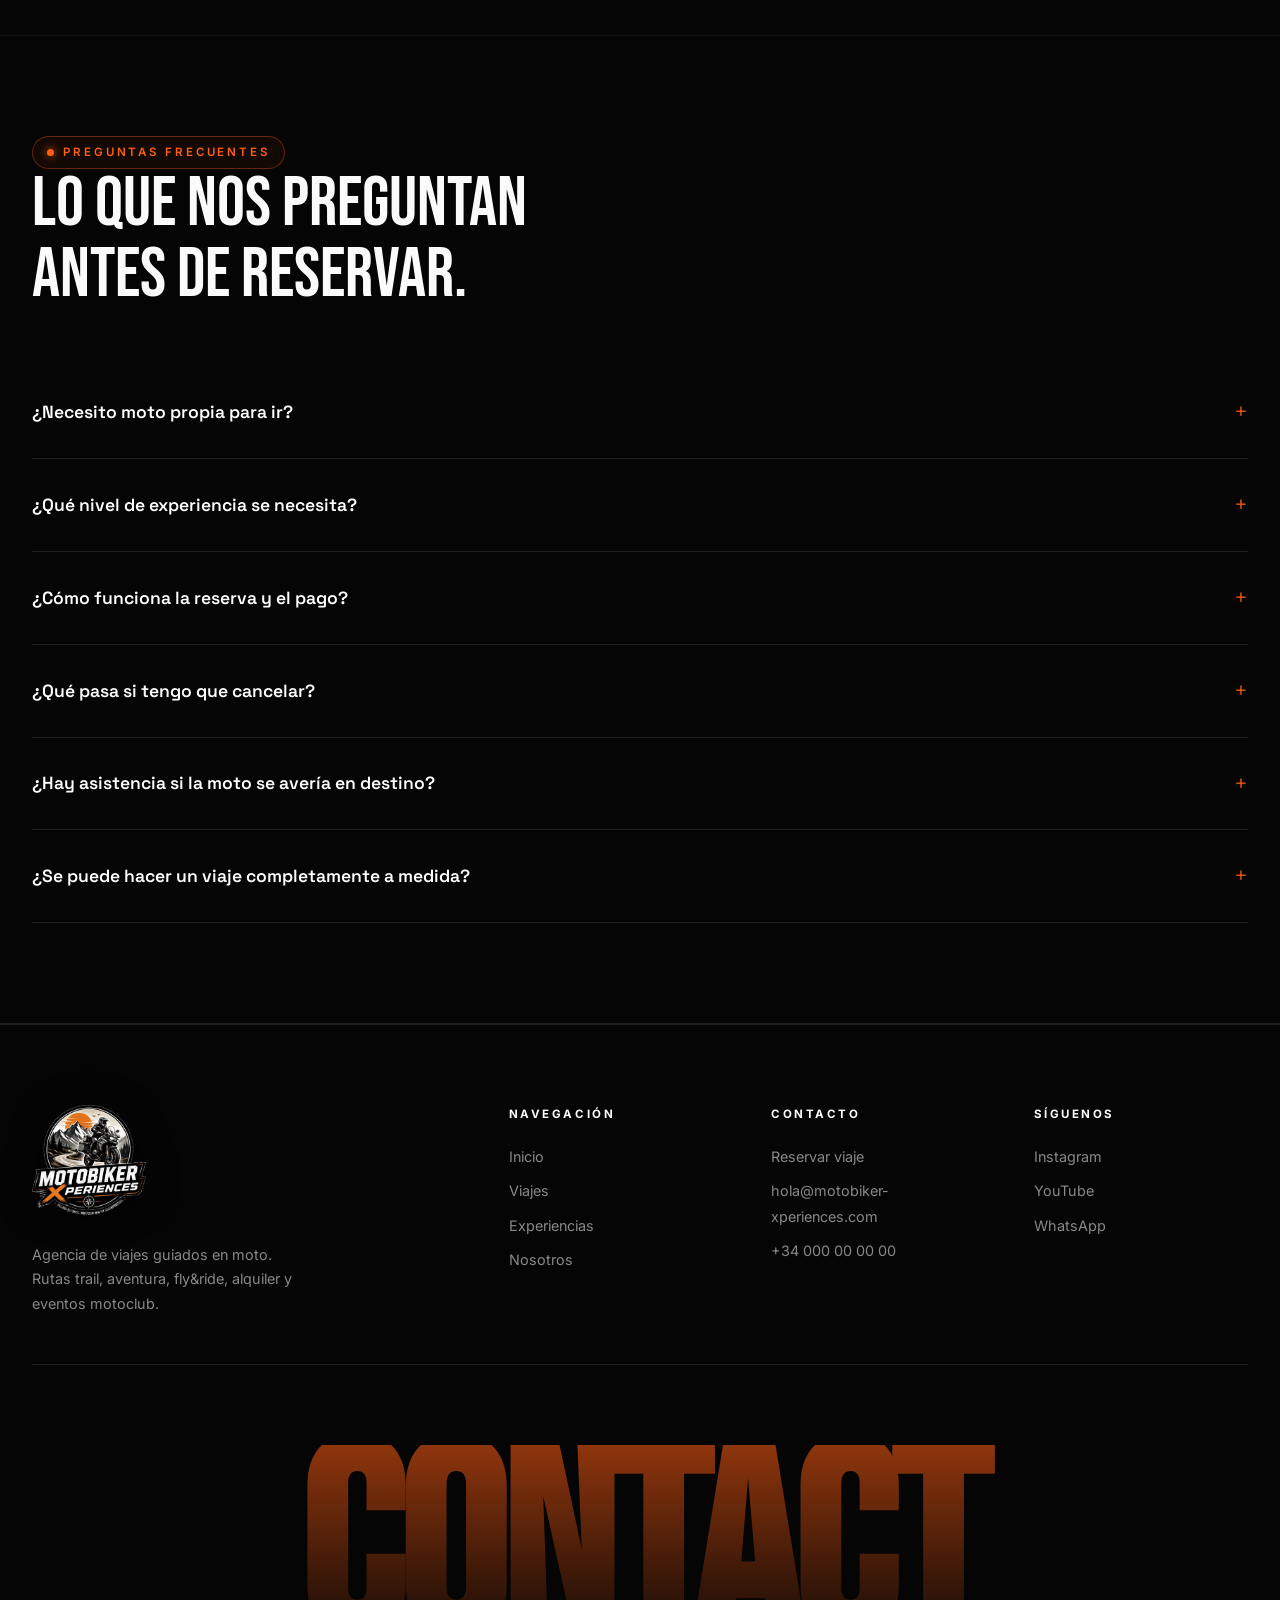
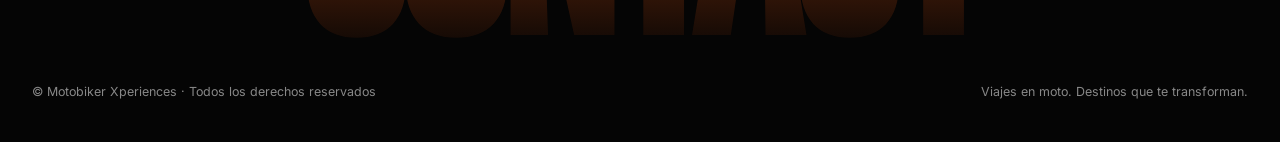
<file: contacto.html>
<!DOCTYPE html>
<html lang="es-ES">
<head>
  <meta charset="UTF-8">
  <meta name="viewport" content="width=device-width, initial-scale=1.0">
  <title>Contacto y reservas — Motobiker Xperiences</title>
  <meta name="description" content="Reserva tu viaje en moto o consulta disponibilidad. Respondemos en menos de 24 horas con un plan concreto. Formulario de contacto, email, teléfono y WhatsApp.">
  <meta name="robots" content="index, follow">
  <link rel="canonical" href="https://motobiker-xperiences.vercel.app/contacto.html">

  <meta property="og:type" content="website">
  <meta property="og:locale" content="es_ES">
  <meta property="og:site_name" content="Motobiker Xperiences">
  <meta property="og:title" content="Contacto y reservas — Motobiker Xperiences">
  <meta property="og:description" content="Reserva tu viaje en moto o consulta disponibilidad. Respondemos en menos de 24 horas.">
  <meta property="og:url" content="https://motobiker-xperiences.vercel.app/contacto.html">
  <meta property="og:image" content="https://motobiker-xperiences.vercel.app/assets/og-image.jpg">
  <meta property="og:image:width" content="1200">
  <meta property="og:image:height" content="630">

  <link rel="icon" type="image/png" href="assets/favicon.png">

  <link rel="preconnect" href="https://fonts.googleapis.com">
  <link rel="preconnect" href="https://fonts.gstatic.com" crossorigin>
  <link href="https://fonts.googleapis.com/css2?family=Bebas+Neue&family=Space+Grotesk:wght@300;400;500;600;700&family=Inter:wght@300;400;500;600;700&display=swap" rel="stylesheet">
  <style>
    *, *::before, *::after { box-sizing: border-box; margin: 0; padding: 0; }
    html { scroll-behavior: smooth; }
    body { font-family: var(--font-body); color: var(--color-text); background: var(--color-bg); line-height: 1.6; -webkit-font-smoothing: antialiased; }
    img { max-width: 100%; height: auto; display: block; }
    ul { list-style: none; }
    a { text-decoration: none; color: inherit; }

    :root {
      --color-bg: #050505; --color-bg-2: #0d0d0f; --color-text: #fafafa;
      --color-mid: #888; --color-line: #1f1f1f;
      --color-accent: #FF5E14; --color-accent-hover: #E04A05;
      --font-display: 'Bebas Neue', 'Space Grotesk', sans-serif;
      --font-secondary: 'Space Grotesk', sans-serif;
      --font-body: 'Inter', sans-serif;
      --max-w: 1280px;
    }

    header { position: fixed; top: 0; left: 0; right: 0; z-index: 100; height: 72px; display: flex; align-items: center; padding: 0 2rem; background: rgba(5,5,5,.7); backdrop-filter: blur(12px); border-bottom: 1px solid transparent; transition: border-color .3s, background .3s; }
    header.scrolled { background: rgba(5,5,5,.95); border-bottom-color: var(--color-line); }
    .header-inner { max-width: var(--max-w); width: 100%; margin: 0 auto; display: flex; align-items: center; justify-content: space-between; }
    .brand { font-family: var(--font-display); font-size: 1.05rem; font-weight: 400; letter-spacing: .08em; color: #fff; text-transform: uppercase; }
    .brand span { color: var(--color-accent); }
    nav ul { display: flex; gap: 2.25rem; }
    nav a { font-size: .82rem; font-weight: 500; letter-spacing: .04em; color: rgba(255,255,255,.7); transition: color .2s; }
    nav a:hover, nav a.active { color: #fff; }
    .header-cta { font-size: .8rem; font-weight: 600; padding: .55rem 1.25rem; border: 1px solid var(--color-accent); color: var(--color-accent); border-radius: 100px; transition: all .2s; }
    .header-cta:hover { background: var(--color-accent); color: #050505; }
    .hamburger { display: none; flex-direction: column; gap: 5px; cursor: pointer; }
    .hamburger span { display: block; width: 24px; height: 2px; background: #fff; }
    .mobile-nav { display: none; position: fixed; inset: 0; background: var(--color-bg); z-index: 200; flex-direction: column; align-items: center; justify-content: center; gap: 2.25rem; }
    .mobile-nav.open { display: flex; }
    .mobile-nav a { font-family: var(--font-display); font-size: 2.25rem; font-weight: 400; letter-spacing: .04em; color: #fff; text-transform: uppercase; }
    .mobile-close { position: absolute; top: 1.5rem; right: 1.5rem; font-size: 1.75rem; color: #fff; cursor: pointer; background: none; border: none; }

    .page-hero { padding: 160px 2rem 80px; border-bottom: 1px solid var(--color-line); }
    .page-hero .container { max-width: var(--max-w); margin: 0 auto; }
    .page-hero h1 { font-family: var(--font-display); font-size: clamp(3rem, 9vw, 7rem); font-weight: 400; line-height: .92; letter-spacing: 0; margin: 1.25rem 0 1.5rem; max-width: 1000px; text-transform: uppercase; }
    .page-hero h1 em { font-style: normal; color: var(--color-accent); }
    .page-hero p { font-size: 1.15rem; font-weight: 300; color: var(--color-mid); line-height: 1.7; max-width: 720px; }
    .section-eyebrow { font-size: .72rem; letter-spacing: .25em; text-transform: uppercase; color: var(--color-accent); font-weight: 600; }

    /* CONTACTO */
    .contacto-section { padding: 100px 2rem; border-bottom: 1px solid var(--color-line); }
    .container { max-width: var(--max-w); margin: 0 auto; }
    .contacto-grid { display: grid; grid-template-columns: 1fr 1.4fr; gap: 6rem; align-items: start; }
    @media (max-width: 1024px) { .contacto-grid { grid-template-columns: 1fr; gap: 4rem; } }

    /* Info panel */
    .contact-info h2 { font-family: var(--font-display); font-size: clamp(2rem, 4.5vw, 3.5rem); font-weight: 400; line-height: 1; color: #fff; margin-bottom: 1.5rem; text-transform: uppercase; letter-spacing: 0; }
    .contact-info p { font-size: 1rem; color: var(--color-mid); line-height: 1.75; margin-bottom: 2.5rem; }
    .contact-items { display: flex; flex-direction: column; gap: 1.5rem; }
    .contact-item { display: flex; align-items: flex-start; gap: 1.25rem; padding: 1.5rem 1.75rem; border: 1px solid var(--color-line); border-radius: 12px; background: rgba(255,255,255,.02); transition: border-color .2s; }
    .contact-item:hover { border-color: rgba(255, 94, 20, .35); }
    .contact-icon { width: 42px; height: 42px; border-radius: 50%; background: rgba(255, 94, 20, .12); border: 1px solid rgba(255, 94, 20, .3); display: flex; align-items: center; justify-content: center; color: var(--color-accent); font-weight: 700; flex-shrink: 0; font-size: .85rem; }
    .contact-item-content h4 { font-family: var(--font-secondary); font-size: .82rem; letter-spacing: .18em; text-transform: uppercase; color: rgba(255,255,255,.5); font-weight: 600; margin-bottom: .35rem; }
    .contact-item-content a, .contact-item-content span { font-size: 1.05rem; color: #fff; font-weight: 500; transition: color .2s; }
    .contact-item-content a:hover { color: var(--color-accent); }

    .response-tag { display: inline-flex; align-items: center; gap: .55rem; padding: .45rem 1rem; border: 1px solid rgba(255, 94, 20, .3); border-radius: 100px; font-size: .78rem; color: var(--color-accent); font-weight: 600; letter-spacing: .08em; margin-top: 2rem; background: rgba(255, 94, 20, .06); }
    .response-tag::before { content: ''; width: 7px; height: 7px; border-radius: 50%; background: #22c55e; box-shadow: 0 0 10px #22c55e; }

    /* Formulario */
    .form-section h2 { font-family: var(--font-display); font-size: clamp(1.8rem, 3.5vw, 2.8rem); font-weight: 400; line-height: 1; color: #fff; margin-bottom: 2rem; text-transform: uppercase; letter-spacing: 0; }
    .form-group { display: flex; flex-direction: column; gap: .45rem; margin-bottom: 1.5rem; }
    .form-group label { font-size: .78rem; letter-spacing: .15em; text-transform: uppercase; color: rgba(255,255,255,.55); font-weight: 600; }
    .form-group input,
    .form-group select,
    .form-group textarea {
      width: 100%; padding: 1rem 1.25rem;
      background: rgba(255,255,255,.04); border: 1px solid var(--color-line);
      color: #fff; font-family: var(--font-body); font-size: .98rem;
      border-radius: 10px; outline: none; transition: border-color .25s, box-shadow .25s;
      -webkit-appearance: none; appearance: none;
    }
    .form-group select { cursor: pointer; }
    .form-group textarea { resize: vertical; min-height: 130px; }
    .form-group input::placeholder,
    .form-group textarea::placeholder { color: rgba(255,255,255,.28); }
    .form-row { display: grid; grid-template-columns: 1fr 1fr; gap: 1.25rem; }
    @media (max-width: 600px) { .form-row { grid-template-columns: 1fr; } }

    .btn-submit {
      display: inline-flex; align-items: center; gap: .65rem;
      width: 100%; justify-content: center;
      padding: 1.1rem 2rem;
      background: linear-gradient(135deg, #FF5E14 0%, #E04A05 100%);
      color: #050505; font-family: var(--font-body); font-size: .9rem; font-weight: 700;
      letter-spacing: .06em; text-transform: uppercase;
      border: none; border-radius: 100px; cursor: pointer;
      transition: all .3s; margin-top: .75rem;
    }
    .btn-submit:hover { box-shadow: 0 0 60px rgba(255, 94, 20, .5); transform: translateY(-2px); }

    /* Respuesta formulario */
    .form-success { display: none; padding: 2rem; background: rgba(34, 197, 94, .08); border: 1px solid rgba(34, 197, 94, .3); border-radius: 12px; color: #fff; font-size: 1rem; line-height: 1.6; text-align: center; }
    .form-success.visible { display: block; }

    /* FAQ */
    .faq { padding: 100px 2rem; border-bottom: 1px solid var(--color-line); }
    .faq-list { margin-top: 3.5rem; }
    .faq-item { border-bottom: 1px solid var(--color-line); }
    .faq-question {
      display: flex; align-items: center; justify-content: space-between;
      gap: 1.5rem; padding: 1.75rem 0; cursor: pointer;
      font-family: var(--font-secondary); font-size: 1.1rem; font-weight: 600; color: #fff;
      list-style: none; transition: color .2s;
    }
    .faq-question:hover { color: var(--color-accent); }
    .faq-question::marker { display: none; }
    .faq-plus { font-size: 1.4rem; color: var(--color-accent); flex-shrink: 0; transition: transform .3s; font-weight: 300; }
    details[open] .faq-plus { transform: rotate(45deg); }
    .faq-answer { padding: 0 0 1.75rem; font-size: .97rem; color: var(--color-mid); line-height: 1.75; max-width: 840px; }
    .section-title { font-family: var(--font-display); font-size: clamp(2.4rem, 5.5vw, 4.5rem); font-weight: 400; line-height: 1; letter-spacing: 0; margin-bottom: 1.5rem; text-transform: uppercase; }
    .section-title em { font-style: normal; color: var(--color-accent); }

    footer { background: var(--color-bg); padding: 80px 2rem 40px; border-top: 1px solid var(--color-line); }
    .footer-grid { max-width: var(--max-w); margin: 0 auto; display: grid; grid-template-columns: 2fr 1fr 1fr 1fr; gap: 3rem; padding-bottom: 3rem; border-bottom: 1px solid var(--color-line); margin-bottom: 2rem; }
    .footer-brand { font-family: var(--font-display); font-size: 1.5rem; font-weight: 400; color: #fff; letter-spacing: .04em; margin-bottom: 1rem; text-transform: uppercase; }
    .footer-brand span { color: var(--color-accent); }
    .footer-desc { font-size: .9rem; color: var(--color-mid); line-height: 1.7; max-width: 280px; }
    .footer-col h4 { font-size: .72rem; letter-spacing: .22em; text-transform: uppercase; color: #fff; margin-bottom: 1.25rem; font-weight: 700; }
    .footer-col li { margin-bottom: .55rem; }
    .footer-col a { font-size: .9rem; color: var(--color-mid); transition: color .2s; }
    .footer-col a:hover { color: var(--color-accent); }
    .footer-bottom { max-width: var(--max-w); margin: 0 auto; display: flex; justify-content: space-between; font-size: .78rem; color: var(--color-mid); flex-wrap: wrap; gap: 1rem; }
    @media (max-width: 1024px) { .footer-grid { grid-template-columns: 1fr 1fr; gap: 2rem; } }
    @media (max-width: 480px) { .footer-grid { grid-template-columns: 1fr; } }

    @media (max-width: 768px) {
      .contacto-section { padding: 80px 1.25rem; }
      .faq { padding: 80px 1.25rem; }
      .page-hero { padding: 130px 1.25rem 60px; }
      nav, .header-cta { display: none; }
      .hamburger { display: flex; }
    }
  </style>
  <link rel="stylesheet" href="assets/premium.css">
</head>
<body>

<div class="scroll-progress" aria-hidden="true"></div>
<div class="orbs" aria-hidden="true">
  <div class="orb orb-1"></div>
  <div class="orb orb-2"></div>
  <div class="orb orb-3"></div>
</div>

<header id="header">
  <div class="header-inner">
    <a href="index.html" class="brand" aria-label="Motobiker Xperiences"><img src="assets/logo.png" alt="Motobiker Xperiences" class="brand-logo"></a>
    <nav>
      <ul>
        <li><a href="index.html">Inicio</a></li>
        <li><a href="viajes.html">Viajes</a></li>
        <li><a href="experiencias.html">Experiencias</a></li>
        <li><a href="nosotros.html">Nosotros</a></li>
      </ul>
    </nav>
    <a href="contacto.html" class="header-cta active">Reserva</a>
    <div class="hamburger" id="hamburger"><span></span><span></span><span></span></div>
  </div>
</header>

<div class="mobile-nav" id="mobileNav">
  <button class="mobile-close" id="mobileClose" aria-label="Cerrar menú">✕</button>
  <a href="index.html">Inicio</a>
  <a href="viajes.html">Viajes</a>
  <a href="experiencias.html">Experiencias</a>
  <a href="nosotros.html">Nosotros</a>
  <a href="contacto.html" style="color:var(--color-accent);">Reserva</a>
</div>

<section class="page-hero">
  <div class="container">
    <p class="section-eyebrow">Contacto y reservas</p>
    <h1><span class="word-reveal">Cuéntanos<br>tu <em>viaje</em>.</span></h1>
    <p class="reveal">Respondemos en menos de 24 horas con un plan concreto. No un folleto, un plan: ruta, fechas, formato y precio cerrado. Sin compromisos hasta que digas que sí.</p>
  </div>
</section>

<section class="contacto-section">
  <div class="container">
    <div class="contacto-grid">

      <div class="contact-info">
        <h2>Hablamos<br>cuando quieras.</h2>
        <p>Puedes escribirnos por el canal que más te apetezca. Si tienes prisa o prefieres hablar, llama directamente. Si es tarde, deja el formulario y lo leemos a primera hora.</p>
        <div class="contact-items">
          <div class="contact-item contact-info-card">
            <div class="contact-icon">@</div>
            <div class="contact-item-content">
              <h4>Email</h4>
              <a href="mailto:hola@motobiker-xperiences.com">hola@motobiker-xperiences.com</a>
            </div>
          </div>
          <div class="contact-item contact-info-card">
            <div class="contact-icon">✆</div>
            <div class="contact-item-content">
              <h4>Teléfono</h4>
              <a href="tel:+34000000000">+34 000 00 00 00</a>
            </div>
          </div>
          <div class="contact-item contact-info-card">
            <div class="contact-icon">WA</div>
            <div class="contact-item-content">
              <h4>WhatsApp</h4>
              <a href="https://wa.me/34000000000" target="_blank" rel="noopener">+34 000 00 00 00</a>
            </div>
          </div>
          <div class="contact-item contact-info-card">
            <div class="contact-icon">IG</div>
            <div class="contact-item-content">
              <h4>Instagram</h4>
              <a href="#" rel="noopener">@motobikerxperiences</a>
            </div>
          </div>
        </div>
        <div class="response-tag">Respondemos en &lt; 24h</div>
      </div>

      <div class="form-section">
        <h2>Formulario<br>de reserva</h2>
        <form id="contactForm" novalidate>
          <div class="form-row">
            <div class="form-group">
              <label for="nombre">Nombre</label>
              <input type="text" id="nombre" name="nombre" placeholder="Tu nombre" required>
            </div>
            <div class="form-group">
              <label for="email">Email</label>
              <input type="email" id="email" name="email" placeholder="tu@email.com" required>
            </div>
          </div>
          <div class="form-row">
            <div class="form-group">
              <label for="telefono">Teléfono</label>
              <input type="tel" id="telefono" name="telefono" placeholder="+34 600 000 000">
            </div>
            <div class="form-group">
              <label for="destino">Destino de interés</label>
              <select id="destino" name="destino">
                <option value="">Elige un destino…</option>
                <option>Marruecos · Atlas Total</option>
                <option>Colombia · Andes &amp; Café</option>
                <option>Tailandia · Norte Salvaje</option>
                <option>Madagascar · Pistas del Sur</option>
                <option>Viaje a medida</option>
              </select>
            </div>
          </div>
          <div class="form-row">
            <div class="form-group">
              <label for="formato">Formato</label>
              <select id="formato" name="formato">
                <option value="">¿Qué tipo de viaje?</option>
                <option>Ruta guiada en grupo</option>
                <option>Fly &amp; Ride</option>
                <option>Alquiler de moto</option>
                <option>Evento motoclub / privado</option>
              </select>
            </div>
            <div class="form-group">
              <label for="motos">Número de motos</label>
              <select id="motos" name="motos">
                <option value="">¿Cuántas motos?</option>
                <option>1</option>
                <option>2 – 4</option>
                <option>5 – 8</option>
                <option>9 – 10</option>
                <option>Más de 10 (evento)</option>
              </select>
            </div>
          </div>
          <div class="form-group">
            <label for="mensaje">Cuéntanos más</label>
            <textarea id="mensaje" name="mensaje" placeholder="Fechas orientativas, nivel de experiencia, moto que llevas, lo que tengas en la cabeza…" required></textarea>
          </div>
          <button type="submit" class="btn-submit">Enviar consulta →</button>
        </form>
        <div class="form-success" id="formSuccess">
          ✓ Mensaje recibido. Respondemos en menos de 24 horas con un plan concreto.
        </div>
      </div>

    </div>
  </div>
</section>

<section class="faq">
  <div class="container">
    <p class="section-eyebrow">Preguntas frecuentes</p>
    <h2 class="section-title"><span class="word-reveal">Lo que nos preguntan<br>antes de <em>reservar</em>.</span></h2>
    <div class="faq-list">
      <details class="faq-item">
        <summary class="faq-question">¿Necesito moto propia para ir?<span class="faq-plus">+</span></summary>
        <p class="faq-answer">No. Para los viajes guiados puedes venir con tu moto (trail o maxi-trail recomendada) o alquilar una de las nuestras. En los fly&ride directamente te entregamos la moto en destino.</p>
      </details>
      <details class="faq-item">
        <summary class="faq-question">¿Qué nivel de experiencia se necesita?<span class="faq-plus">+</span></summary>
        <p class="faq-answer">Depende del viaje. Cada viaje tiene su nivel indicado del 1 al 5. Para los viajes con pistas (Marruecos, Madagascar) pedimos experiencia off-road demostrable. Para los viajes de asfalto (Colombia urbano, Tailandia norte) vale con ser un motero habitual. Si no estás seguro, llama y lo valoramos juntos.</p>
      </details>
      <details class="faq-item">
        <summary class="faq-question">¿Cómo funciona la reserva y el pago?<span class="faq-plus">+</span></summary>
        <p class="faq-answer">Con un 30% del importe total reservas la plaza. El resto se paga en dos cuotas: 40% a los 60 días y el 30% restante 30 días antes del viaje. Aceptamos transferencia, tarjeta y Bizum.</p>
      </details>
      <details class="faq-item">
        <summary class="faq-question">¿Qué pasa si tengo que cancelar?<span class="faq-plus">+</span></summary>
        <p class="faq-answer">Cancelaciones hasta 60 días antes: devolución del 100% excepto gastos de gestión (50€). Entre 30 y 60 días: 50% de devolución. Menos de 30 días: sin devolución, pero puedes ceder la plaza a otra persona. Recomendamos contratar un seguro de cancelación.</p>
      </details>
      <details class="faq-item">
        <summary class="faq-question">¿Hay asistencia si la moto se avería en destino?<span class="faq-plus">+</span></summary>
        <p class="faq-answer">Sí. El vehículo de apoyo lleva repuestos habituales y herramienta. Para averías mayores tenemos contactos locales en cada destino. En los fly&ride con nuestras motos, cubrimos los costes de reparación dentro del seguro.</p>
      </details>
      <details class="faq-item">
        <summary class="faq-question">¿Se puede hacer un viaje completamente a medida?<span class="faq-plus">+</span></summary>
        <p class="faq-answer">Sí, es uno de nuestros servicios. Cuéntanos destino, fechas, número de motos y presupuesto orientativo. Diseñamos la ruta, buscamos los hoteles, organizamos el transporte y ponemos guía si lo necesitáis. Precio a consultar según el destino y la complejidad.</p>
      </details>
    </div>
  </div>
</section>

<footer>
  <div class="footer-grid">
    <div>
      <a href="index.html" class="footer-brand-logo" aria-label="Motobiker Xperiences"><img src="assets/logo.png" alt="Motobiker Xperiences"></a>
      <p class="footer-desc">Agencia de viajes guiados en moto. Rutas trail, aventura, fly&amp;ride, alquiler y eventos motoclub.</p>
    </div>
    <div class="footer-col">
      <h4>Navegación</h4>
      <ul>
        <li><a href="index.html">Inicio</a></li>
        <li><a href="viajes.html">Viajes</a></li>
        <li><a href="experiencias.html">Experiencias</a></li>
        <li><a href="nosotros.html">Nosotros</a></li>
      </ul>
    </div>
    <div class="footer-col">
      <h4>Contacto</h4>
      <ul>
        <li><a href="contacto.html">Reservar viaje</a></li>
        <li><a href="mailto:hola@motobiker-xperiences.com">hola@motobiker-xperiences.com</a></li>
        <li><a href="tel:+34000000000">+34 000 00 00 00</a></li>
      </ul>
    </div>
    <div class="footer-col">
      <h4>Síguenos</h4>
      <ul>
        <li><a href="#" rel="noopener">Instagram</a></li>
        <li><a href="#" rel="noopener">YouTube</a></li>
        <li><a href="#" rel="noopener">WhatsApp</a></li>
      </ul>
    </div>
  </div>
  <div class="footer-monumental" aria-hidden="true">CONTACT</div>
  <div class="footer-bottom">
    <span>© Motobiker Xperiences · Todos los derechos reservados</span>
    <span>Viajes en moto. Destinos que te transforman.</span>
  </div>
</footer>

<script>
  const header = document.getElementById('header');
  window.addEventListener('scroll', () => header.classList.toggle('scrolled', window.scrollY > 60), { passive: true });
  const hamburger = document.getElementById('hamburger');
  const mobileNav = document.getElementById('mobileNav');
  const mobileClose = document.getElementById('mobileClose');
  hamburger.addEventListener('click', () => mobileNav.classList.add('open'));
  mobileClose.addEventListener('click', () => mobileNav.classList.remove('open'));
  mobileNav.querySelectorAll('a').forEach(a => a.addEventListener('click', () => mobileNav.classList.remove('open')));

  // Form demo: simula envío sin backend
  document.getElementById('contactForm').addEventListener('submit', function (e) {
    e.preventDefault();
    this.style.display = 'none';
    document.getElementById('formSuccess').classList.add('visible');
  });
</script>

<div class="cursor" aria-hidden="true"></div>
<div class="cursor-dot" aria-hidden="true"></div>
<div class="page-transition" aria-hidden="true"></div>
<script src="assets/premium.js" defer></script>
</body>
</html>
</file>
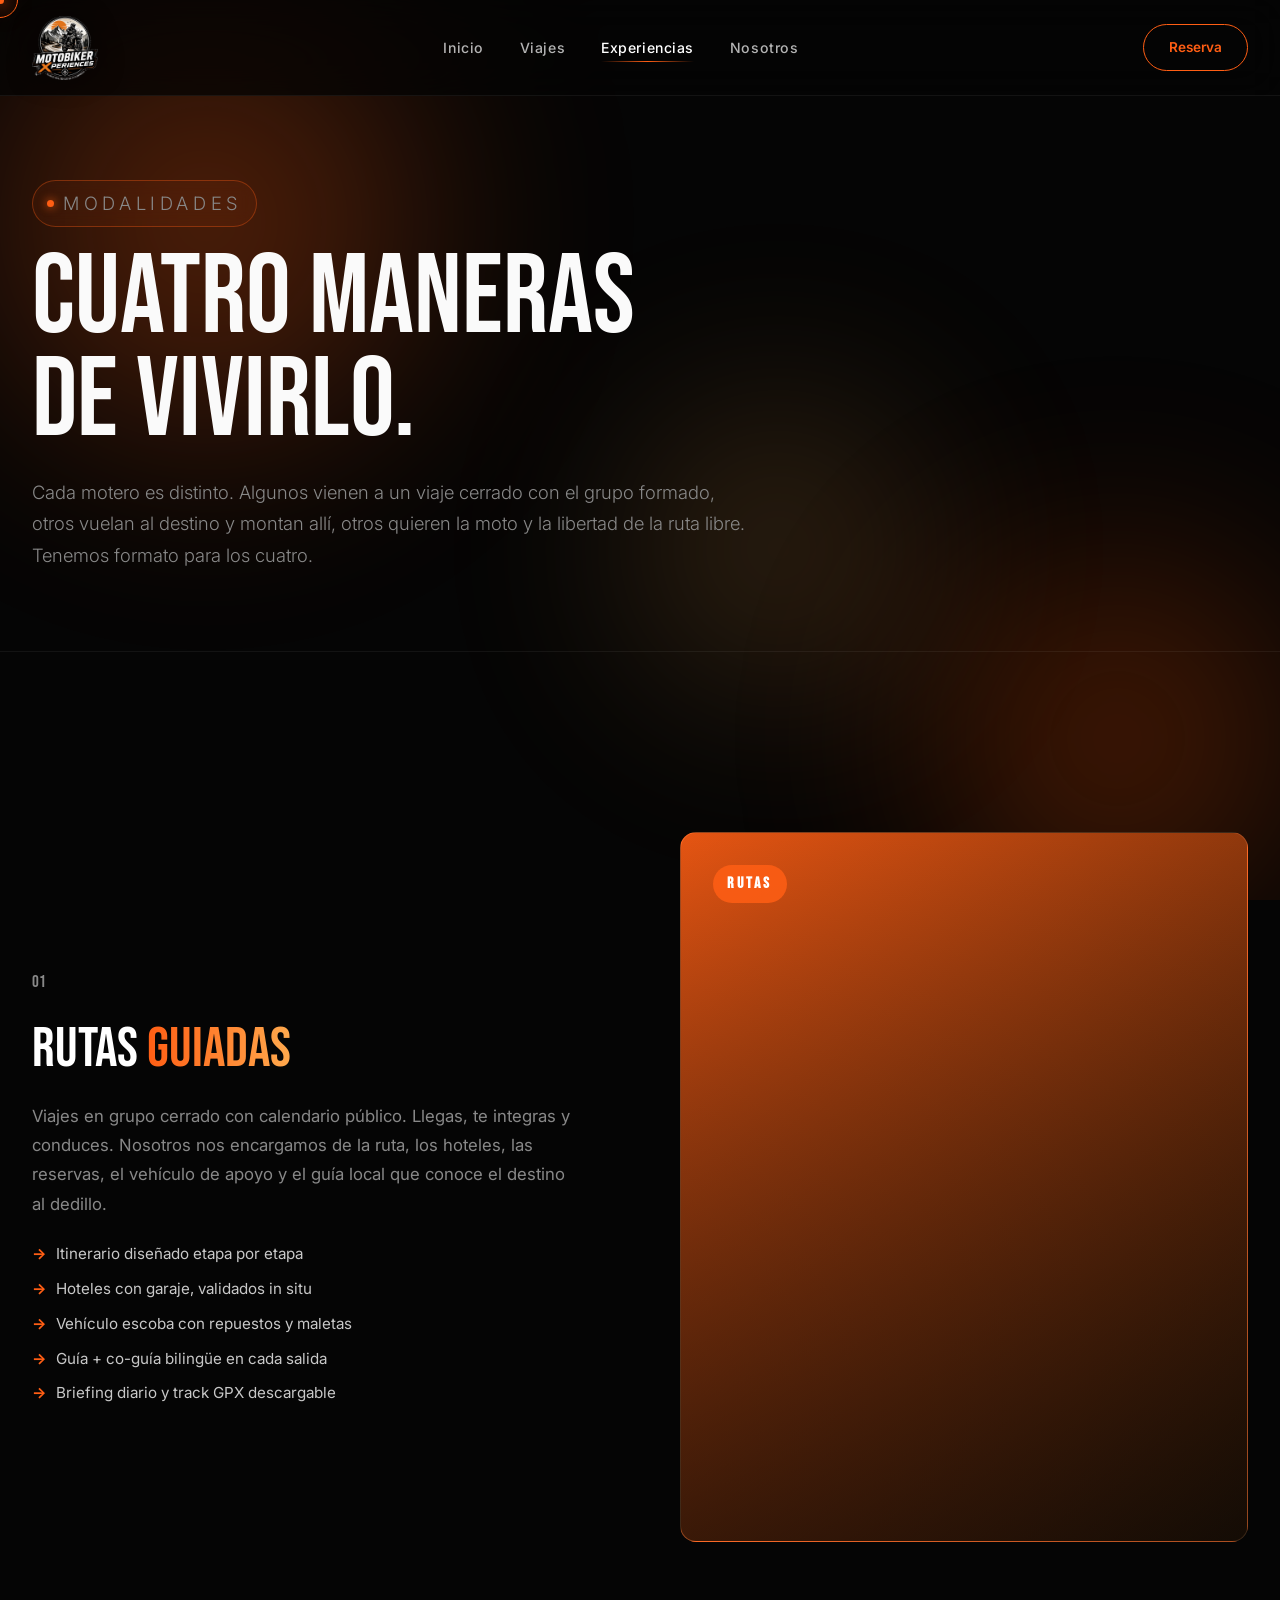
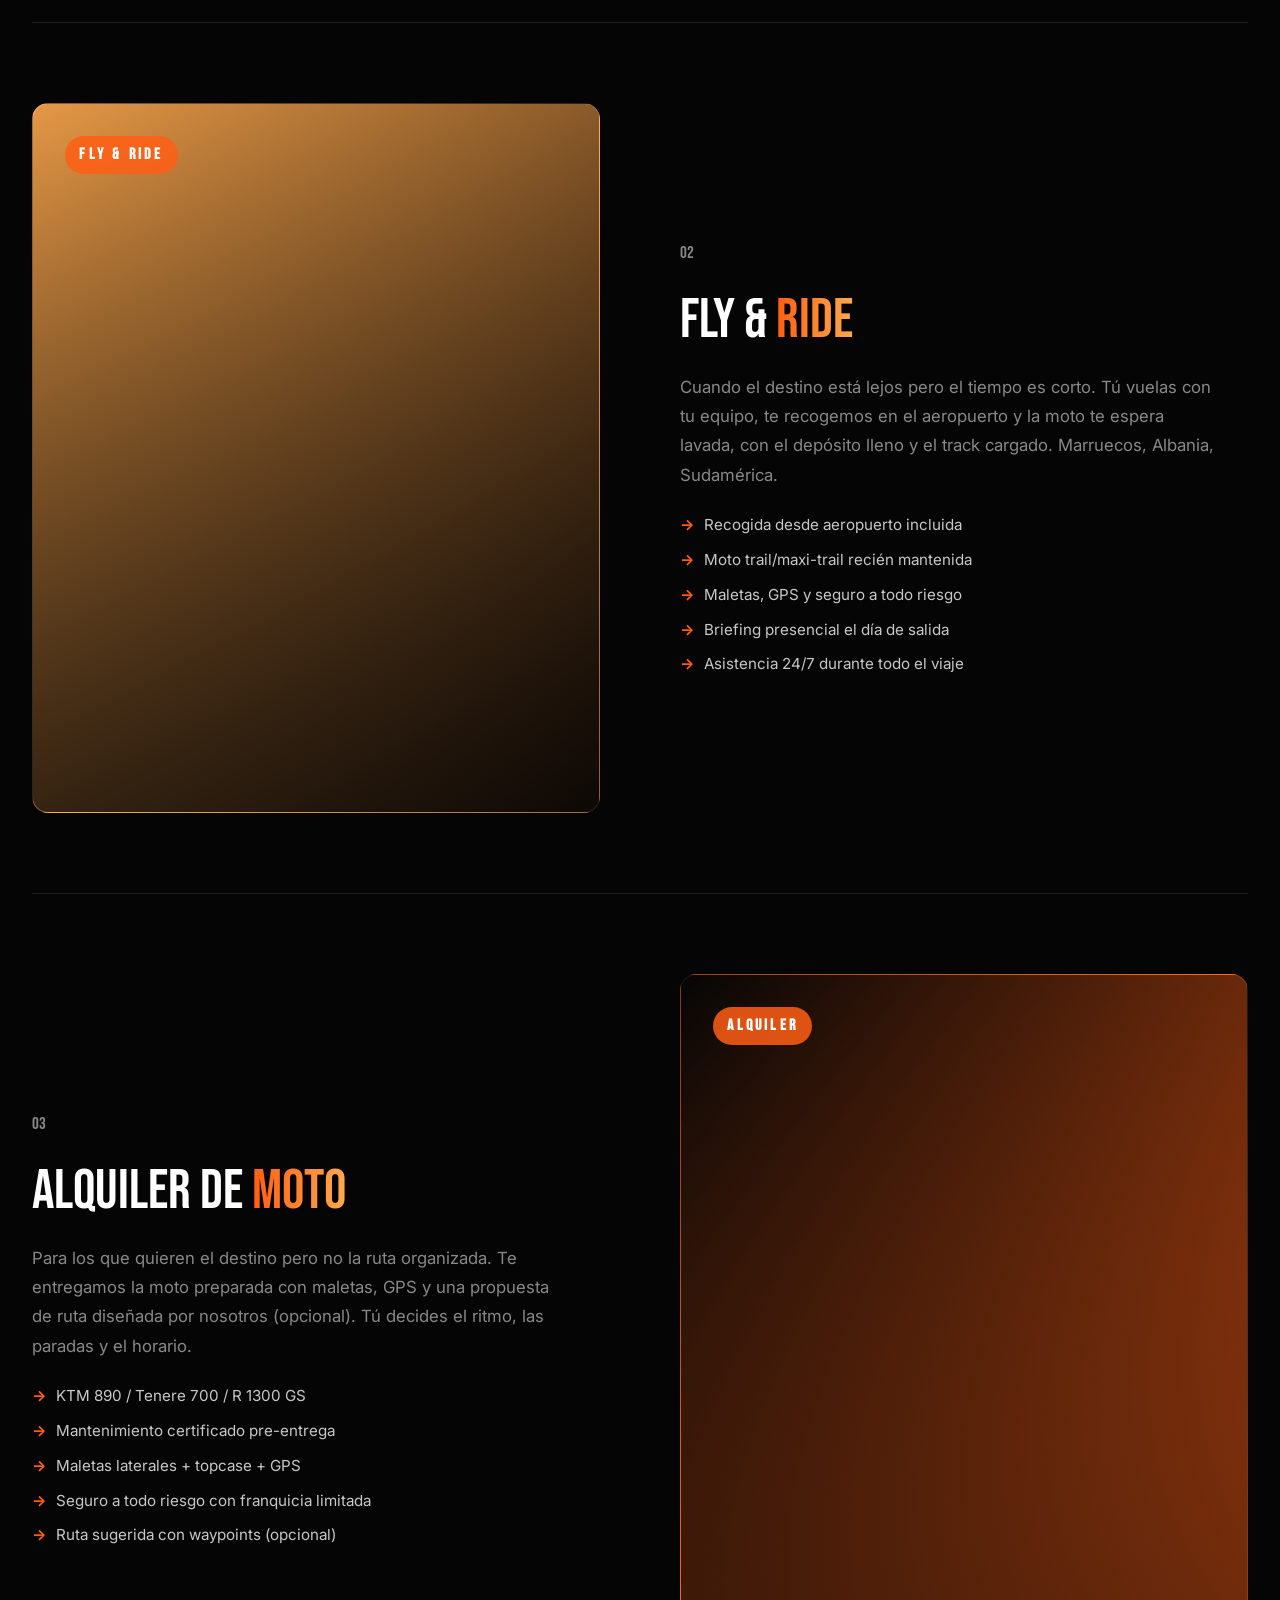
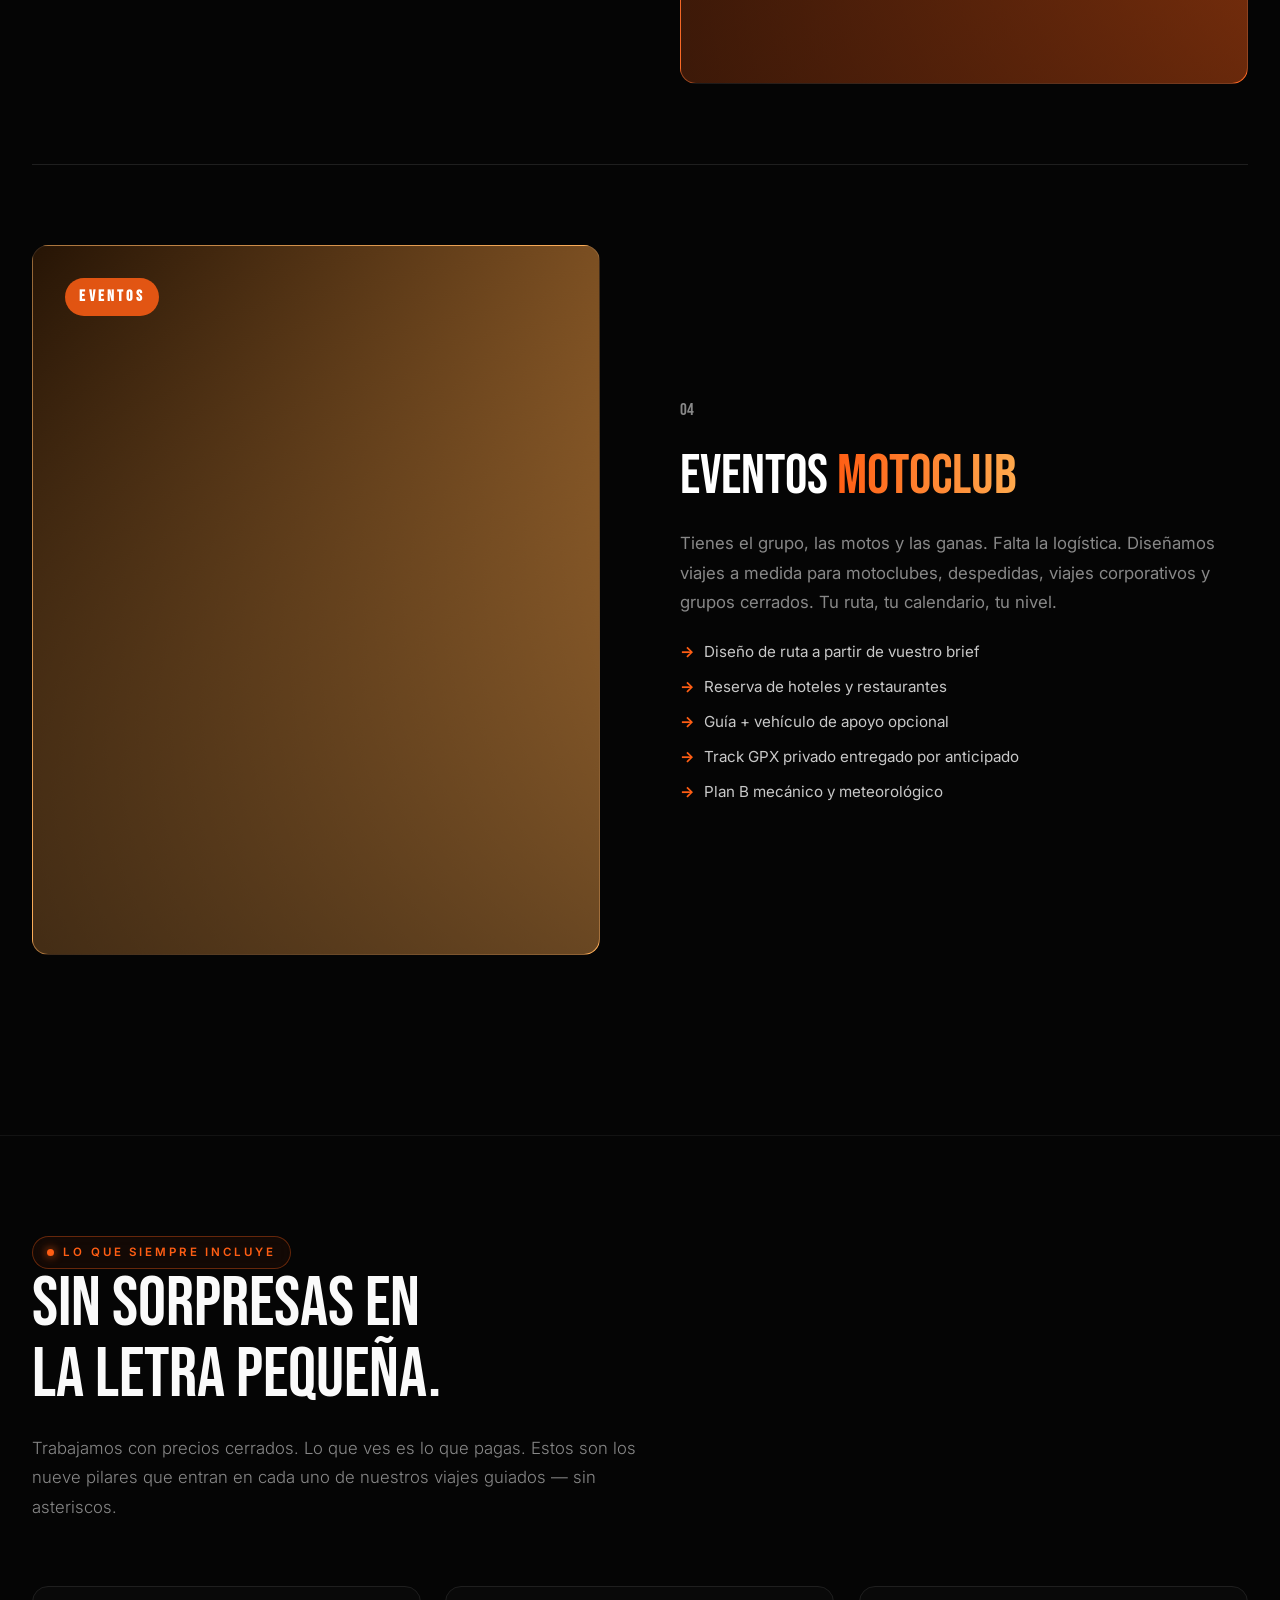
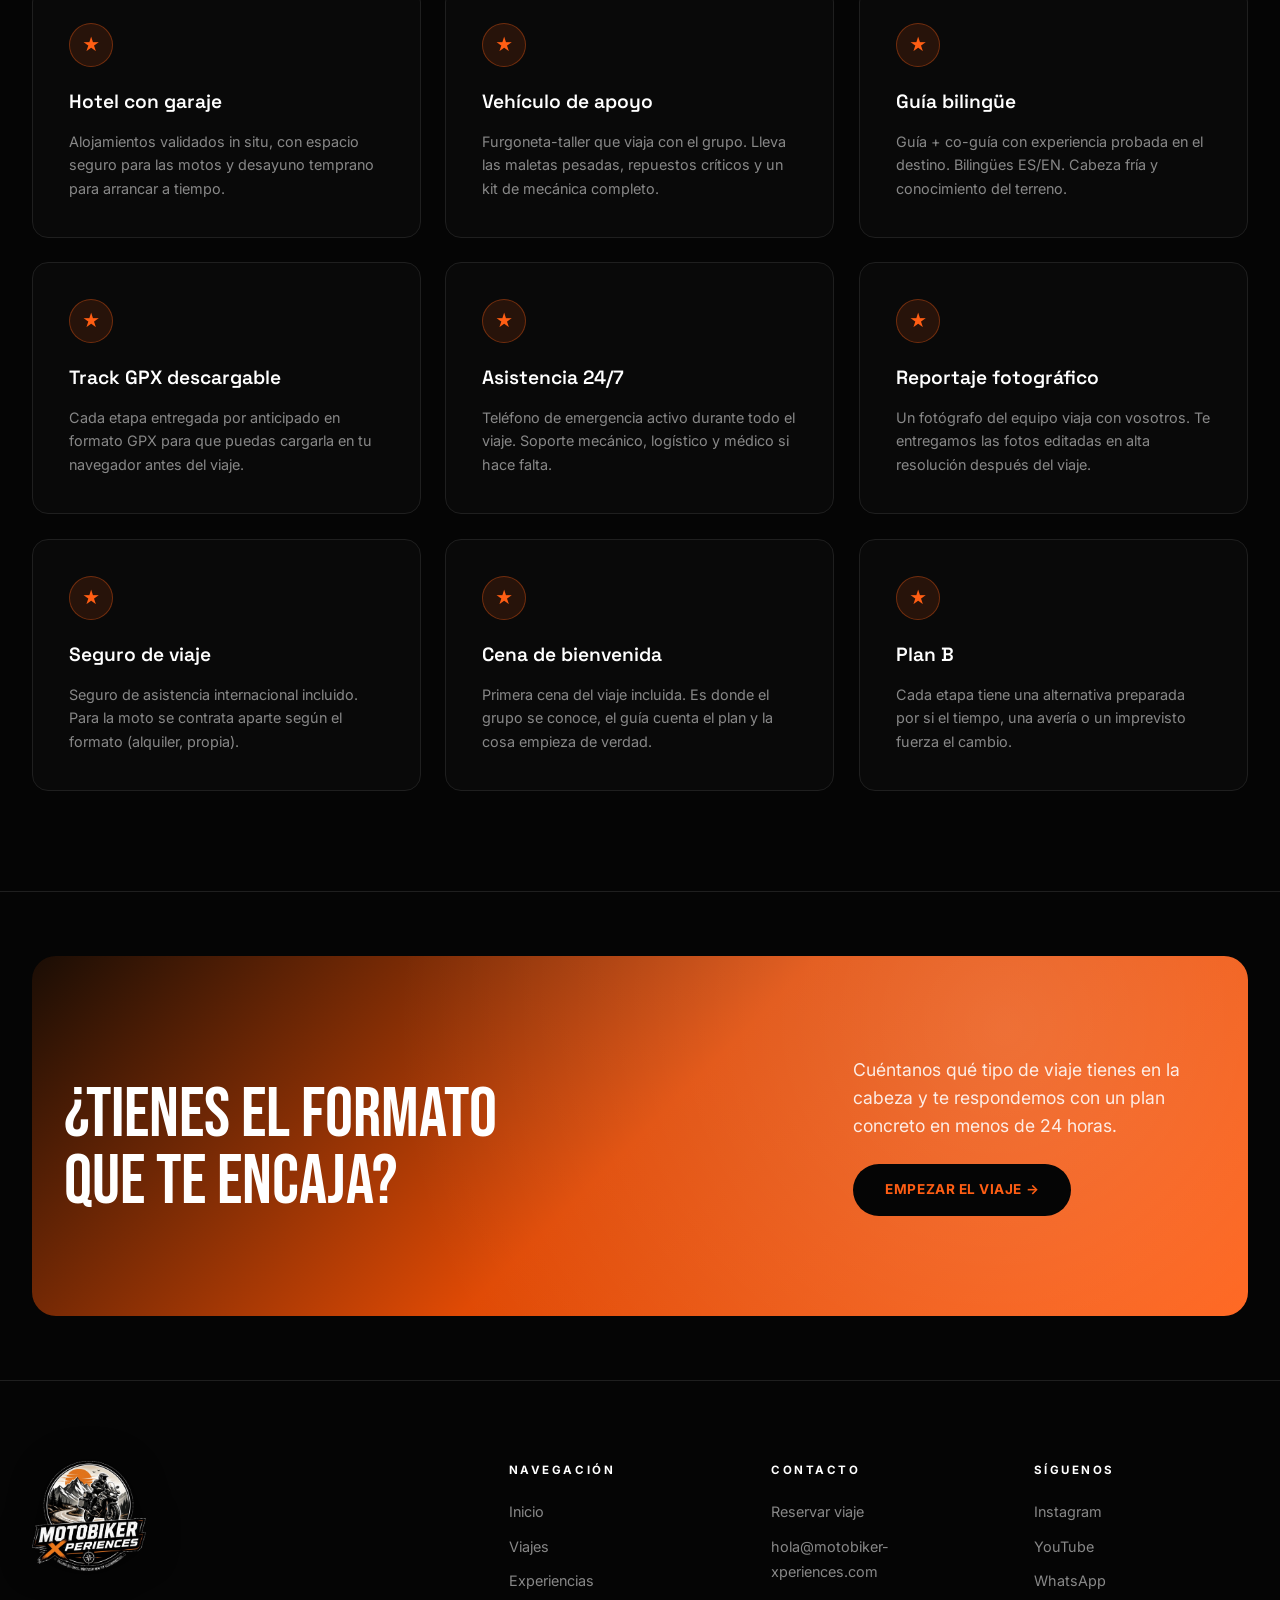
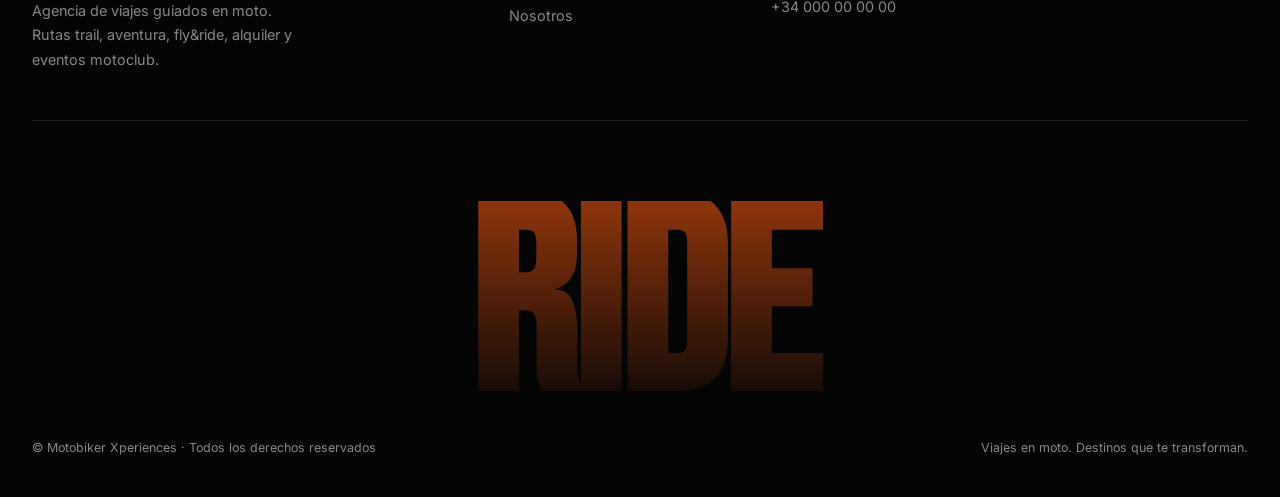
<file: experiencias.html>
<!DOCTYPE html>
<html lang="es-ES">
<head>
  <meta charset="UTF-8">
  <meta name="viewport" content="width=device-width, initial-scale=1.0">
  <title>Experiencias — Motobiker Xperiences</title>
  <meta name="description" content="Modalidades de viaje en moto: rutas guiadas, fly&ride, alquiler de motos preparadas y eventos motoclub a medida. Cada formato pensado para un tipo de aventura.">
  <meta name="robots" content="index, follow, max-image-preview:large">
  <link rel="canonical" href="https://motobiker-xperiences.vercel.app/experiencias.html">

  <meta property="og:type" content="website">
  <meta property="og:locale" content="es_ES">
  <meta property="og:site_name" content="Motobiker Xperiences">
  <meta property="og:title" content="Experiencias — Motobiker Xperiences">
  <meta property="og:description" content="Rutas guiadas, fly&ride, alquiler y eventos motoclub.">
  <meta property="og:url" content="https://motobiker-xperiences.vercel.app/experiencias.html">
  <meta property="og:image" content="https://motobiker-xperiences.vercel.app/assets/og-image.jpg">
  <meta property="og:image:width" content="1200">
  <meta property="og:image:height" content="630">

  <link rel="icon" type="image/png" href="assets/favicon.png">

  <script type="application/ld+json">
  {
    "@context": "https://schema.org",
    "@type": "Service",
    "name": "Modalidades de viaje en moto",
    "provider": { "@type": "TravelAgency", "name": "Motobiker Xperiences" },
    "serviceType": ["Rutas guiadas en moto", "Fly and Ride", "Alquiler de motos trail", "Eventos motoclub"]
  }
  </script>

  <link rel="preconnect" href="https://fonts.googleapis.com">
  <link rel="preconnect" href="https://fonts.gstatic.com" crossorigin>
  <link href="https://fonts.googleapis.com/css2?family=Bebas+Neue&family=Space+Grotesk:wght@300;400;500;600;700&family=Inter:wght@300;400;500;600;700&display=swap" rel="stylesheet">
  <style>
    *, *::before, *::after { box-sizing: border-box; margin: 0; padding: 0; }
    html { scroll-behavior: smooth; }
    body { font-family: var(--font-body); color: var(--color-text); background: var(--color-bg); line-height: 1.6; -webkit-font-smoothing: antialiased; }
    img { max-width: 100%; height: auto; display: block; }
    ul { list-style: none; }
    a { text-decoration: none; color: inherit; }

    :root {
      --color-bg: #050505; --color-bg-2: #0d0d0f; --color-text: #fafafa;
      --color-mid: #888; --color-line: #1f1f1f;
      --color-accent: #FF5E14; --color-accent-hover: #E04A05;
      --font-display: 'Bebas Neue', 'Space Grotesk', sans-serif;
      --font-secondary: 'Space Grotesk', sans-serif;
      --font-body: 'Inter', sans-serif;
      --max-w: 1280px;
    }

    header { position: fixed; top: 0; left: 0; right: 0; z-index: 100; height: 72px; display: flex; align-items: center; padding: 0 2rem; background: rgba(5,5,5,.7); backdrop-filter: blur(12px); border-bottom: 1px solid transparent; transition: border-color .3s, background .3s; }
    header.scrolled { background: rgba(5,5,5,.95); border-bottom-color: var(--color-line); }
    .header-inner { max-width: var(--max-w); width: 100%; margin: 0 auto; display: flex; align-items: center; justify-content: space-between; }
    .brand { font-family: var(--font-display); font-size: 1.05rem; font-weight: 400; letter-spacing: .08em; color: #fff; text-transform: uppercase; }
    .brand span { color: var(--color-accent); }
    nav ul { display: flex; gap: 2.25rem; }
    nav a { font-size: .82rem; font-weight: 500; letter-spacing: .04em; color: rgba(255,255,255,.7); transition: color .2s; }
    nav a:hover, nav a.active { color: #fff; }
    .header-cta { font-size: .8rem; font-weight: 600; padding: .55rem 1.25rem; border: 1px solid var(--color-accent); color: var(--color-accent); border-radius: 100px; transition: all .2s; }
    .header-cta:hover { background: var(--color-accent); color: #050505; }
    .hamburger { display: none; flex-direction: column; gap: 5px; cursor: pointer; }
    .hamburger span { display: block; width: 24px; height: 2px; background: #fff; }
    .mobile-nav { display: none; position: fixed; inset: 0; background: var(--color-bg); z-index: 200; flex-direction: column; align-items: center; justify-content: center; gap: 2.25rem; }
    .mobile-nav.open { display: flex; }
    .mobile-nav a { font-family: var(--font-display); font-size: 2.25rem; font-weight: 400; letter-spacing: .04em; color: #fff; text-transform: uppercase; }
    .mobile-close { position: absolute; top: 1.5rem; right: 1.5rem; font-size: 1.75rem; color: #fff; cursor: pointer; background: none; border: none; }

    .page-hero { padding: 160px 2rem 80px; border-bottom: 1px solid var(--color-line); }
    .page-hero .container { max-width: var(--max-w); margin: 0 auto; }
    .page-hero h1 { font-family: var(--font-display); font-size: clamp(3rem, 9vw, 7rem); font-weight: 400; line-height: .92; letter-spacing: 0; margin: 1.25rem 0 1.5rem; max-width: 1000px; text-transform: uppercase; }
    .page-hero h1 em { font-style: normal; color: var(--color-accent); }
    .page-hero p { font-size: 1.15rem; font-weight: 300; color: var(--color-mid); line-height: 1.7; max-width: 720px; }
    .section-eyebrow { font-size: .72rem; letter-spacing: .25em; text-transform: uppercase; color: var(--color-accent); font-weight: 600; }

    section { padding: 100px 2rem; }
    .container { max-width: var(--max-w); margin: 0 auto; }

    /* Servicio bloque (alterna izq/der) */
    .servicios-detail { border-bottom: 1px solid var(--color-line); }
    .servicio-bloque { display: grid; grid-template-columns: 1fr 1fr; gap: 5rem; padding: 80px 0; align-items: center; border-bottom: 1px solid var(--color-line); }
    .servicio-bloque:last-child { border-bottom: none; }
    .servicio-bloque.reverse { direction: rtl; }
    .servicio-bloque.reverse > * { direction: ltr; }
    @media (max-width: 900px) { .servicio-bloque { grid-template-columns: 1fr; gap: 2rem; padding: 60px 0; } }

    .servicio-num-large { font-family: var(--font-display); font-size: clamp(4rem, 9vw, 7rem); color: var(--color-accent); line-height: 1; margin-bottom: 1rem; letter-spacing: -.02em; }
    .servicio-bloque h2 { font-family: var(--font-display); font-size: clamp(2.2rem, 4.5vw, 3.5rem); font-weight: 400; line-height: 1; letter-spacing: 0; color: #fff; margin-bottom: 1.5rem; text-transform: uppercase; }
    .servicio-bloque p { font-size: 1.05rem; color: var(--color-mid); line-height: 1.75; margin-bottom: 1.5rem; max-width: 540px; }
    .servicio-bloque ul { display: flex; flex-direction: column; gap: .75rem; margin-top: 1.5rem; }
    .servicio-bloque ul li { display: flex; align-items: flex-start; gap: .65rem; font-size: .95rem; color: rgba(255,255,255,.78); line-height: 1.5; }
    .servicio-bloque ul li::before { content: '→'; color: var(--color-accent); font-weight: 700; flex-shrink: 0; }

    .servicio-visual {
      aspect-ratio: 4/5; border-radius: 16px; position: relative; overflow: hidden;
      border: 1px solid rgba(255,255,255,.08);
      background-size: cover; background-position: center;
    }
    .servicio-visual::after {
      content: ''; position: absolute; inset: 0;
      background: linear-gradient(180deg, rgba(5,5,5,.1) 0%, rgba(5,5,5,.6) 100%);
    }
    .servicio-visual-num {
      position: absolute; top: 2rem; left: 2rem; z-index: 2;
      font-family: var(--font-display); font-size: 1rem; color: #fff;
      letter-spacing: .2em; padding: .4rem .9rem;
      background: rgba(255, 94, 20, .85); border-radius: 100px; font-weight: 700;
    }

    /* Bullets / lo que incluye */
    .incluye { background: var(--color-bg); border-bottom: 1px solid var(--color-line); }
    .incluye-grid { display: grid; grid-template-columns: repeat(3, 1fr); gap: 1.5rem; margin-top: 4rem; }
    @media (max-width: 900px) { .incluye-grid { grid-template-columns: 1fr; } }
    .incluye-card { padding: 2.25rem; border: 1px solid var(--color-line); border-radius: 16px; background: rgba(255,255,255,.02); }
    .incluye-card h3 { font-family: var(--font-secondary); font-size: 1.2rem; font-weight: 600; color: #fff; margin-bottom: .75rem; }
    .incluye-card p { font-size: .9rem; color: var(--color-mid); line-height: 1.65; }
    .incluye-icon {
      width: 44px; height: 44px; border-radius: 50%;
      background: rgba(255, 94, 20, .12); border: 1px solid rgba(255, 94, 20, .35);
      display: flex; align-items: center; justify-content: center;
      color: var(--color-accent); font-size: 1.1rem; font-weight: 700;
      margin-bottom: 1.25rem;
    }
    .section-title { font-family: var(--font-display); font-size: clamp(2.4rem, 5.5vw, 4.5rem); font-weight: 400; line-height: 1; letter-spacing: 0; margin-bottom: 1.5rem; text-transform: uppercase; }
    .section-title em { font-style: normal; color: var(--color-accent); }
    .section-text { font-size: 1.05rem; font-weight: 300; color: var(--color-mid); line-height: 1.75; max-width: 640px; }

    /* CTA FINAL */
    .cta-final { background: var(--color-accent); color: #050505; }
    .cta-grid { display: grid; grid-template-columns: 2fr 1fr; gap: 4rem; align-items: end; }
    @media (max-width: 768px) { .cta-grid { grid-template-columns: 1fr; gap: 2rem; } }
    .cta-final h2 { font-family: var(--font-display); font-size: clamp(2.5rem, 5.5vw, 4.5rem); font-weight: 400; line-height: .95; letter-spacing: 0; text-transform: uppercase; }
    .cta-final p { font-size: 1.1rem; color: rgba(0,0,0,.72); margin-bottom: 1.5rem; }
    .btn-primary { display: inline-flex; align-items: center; gap: .5rem; padding: .95rem 2rem; background: var(--color-accent); color: #050505; font-size: .85rem; font-weight: 700; letter-spacing: .04em; border-radius: 100px; transition: all .25s; text-transform: uppercase; }
    .btn-primary:hover { background: var(--color-accent-hover); transform: translateY(-2px); }
    .cta-final .btn-primary { background: #050505; color: var(--color-accent); }
    .cta-final .btn-primary:hover { background: #1a1a1a; }

    footer { background: var(--color-bg); padding: 80px 2rem 40px; border-top: 1px solid var(--color-line); }
    .footer-grid { max-width: var(--max-w); margin: 0 auto; display: grid; grid-template-columns: 2fr 1fr 1fr 1fr; gap: 3rem; padding-bottom: 3rem; border-bottom: 1px solid var(--color-line); margin-bottom: 2rem; }
    .footer-brand { font-family: var(--font-display); font-size: 1.5rem; font-weight: 400; color: #fff; letter-spacing: .04em; margin-bottom: 1rem; text-transform: uppercase; }
    .footer-brand span { color: var(--color-accent); }
    .footer-desc { font-size: .9rem; color: var(--color-mid); line-height: 1.7; max-width: 280px; }
    .footer-col h4 { font-size: .72rem; letter-spacing: .22em; text-transform: uppercase; color: #fff; margin-bottom: 1.25rem; font-weight: 700; }
    .footer-col li { margin-bottom: .55rem; }
    .footer-col a { font-size: .9rem; color: var(--color-mid); transition: color .2s; }
    .footer-col a:hover { color: var(--color-accent); }
    .footer-bottom { max-width: var(--max-w); margin: 0 auto; display: flex; justify-content: space-between; font-size: .78rem; color: var(--color-mid); flex-wrap: wrap; gap: 1rem; }
    @media (max-width: 1024px) { .footer-grid { grid-template-columns: 1fr 1fr; gap: 2rem; } }
    @media (max-width: 480px) { .footer-grid { grid-template-columns: 1fr; } }

    @media (max-width: 768px) {
      section { padding: 80px 1.25rem; }
      .page-hero { padding: 130px 1.25rem 60px; }
      nav, .header-cta { display: none; }
      .hamburger { display: flex; }
    }
  </style>
  <link rel="stylesheet" href="assets/premium.css">
</head>
<body>

<div class="scroll-progress" aria-hidden="true"></div>
<div class="orbs" aria-hidden="true">
  <div class="orb orb-1"></div>
  <div class="orb orb-2"></div>
  <div class="orb orb-3"></div>
</div>

<header id="header">
  <div class="header-inner">
    <a href="index.html" class="brand" aria-label="Motobiker Xperiences"><img src="assets/logo.png" alt="Motobiker Xperiences" class="brand-logo"></a>
    <nav>
      <ul>
        <li><a href="index.html">Inicio</a></li>
        <li><a href="viajes.html">Viajes</a></li>
        <li><a href="experiencias.html" class="active">Experiencias</a></li>
        <li><a href="nosotros.html">Nosotros</a></li>
      </ul>
    </nav>
    <a href="contacto.html" class="header-cta">Reserva</a>
    <div class="hamburger" id="hamburger"><span></span><span></span><span></span></div>
  </div>
</header>

<div class="mobile-nav" id="mobileNav">
  <button class="mobile-close" id="mobileClose" aria-label="Cerrar menú">✕</button>
  <a href="index.html">Inicio</a>
  <a href="viajes.html">Viajes</a>
  <a href="experiencias.html">Experiencias</a>
  <a href="nosotros.html">Nosotros</a>
  <a href="contacto.html" style="color:var(--color-accent);">Reserva</a>
</div>

<section class="page-hero">
  <div class="container">
    <p class="section-eyebrow">Modalidades</p>
    <h1><span class="word-reveal">Cuatro maneras<br>de <em>vivirlo</em>.</span></h1>
    <p class="reveal">Cada motero es distinto. Algunos vienen a un viaje cerrado con el grupo formado, otros vuelan al destino y montan allí, otros quieren la moto y la libertad de la ruta libre. Tenemos formato para los cuatro.</p>
  </div>
</section>

<section class="servicios-detail">
  <div class="container">

    <div class="servicio-bloque">
      <div>
        <p class="servicio-num-large">01</p>
        <h2>Rutas <em style="color:var(--color-accent); font-style:normal;">guiadas</em></h2>
        <p>Viajes en grupo cerrado con calendario público. Llegas, te integras y conduces. Nosotros nos encargamos de la ruta, los hoteles, las reservas, el vehículo de apoyo y el guía local que conoce el destino al dedillo.</p>
        <ul>
          <li>Itinerario diseñado etapa por etapa</li>
          <li>Hoteles con garaje, validados in situ</li>
          <li>Vehículo escoba con repuestos y maletas</li>
          <li>Guía + co-guía bilingüe en cada salida</li>
          <li>Briefing diario y track GPX descargable</li>
        </ul>
      </div>
      <div class="servicio-visual" style="background-image: linear-gradient(135deg, #FF5E14 0%, #2a1605 100%);">
        <span class="servicio-visual-num">RUTAS</span>
      </div>
    </div>

    <div class="servicio-bloque reverse">
      <div>
        <p class="servicio-num-large">02</p>
        <h2>Fly &amp; <em style="color:var(--color-accent); font-style:normal;">Ride</em></h2>
        <p>Cuando el destino está lejos pero el tiempo es corto. Tú vuelas con tu equipo, te recogemos en el aeropuerto y la moto te espera lavada, con el depósito lleno y el track cargado. Marruecos, Albania, Sudamérica.</p>
        <ul>
          <li>Recogida desde aeropuerto incluida</li>
          <li>Moto trail/maxi-trail recién mantenida</li>
          <li>Maletas, GPS y seguro a todo riesgo</li>
          <li>Briefing presencial el día de salida</li>
          <li>Asistencia 24/7 durante todo el viaje</li>
        </ul>
      </div>
      <div class="servicio-visual" style="background-image: linear-gradient(135deg, #FFA94D 0%, #1a0d05 100%);">
        <span class="servicio-visual-num">FLY &amp; RIDE</span>
      </div>
    </div>

    <div class="servicio-bloque">
      <div>
        <p class="servicio-num-large">03</p>
        <h2>Alquiler de <em style="color:var(--color-accent); font-style:normal;">moto</em></h2>
        <p>Para los que quieren el destino pero no la ruta organizada. Te entregamos la moto preparada con maletas, GPS y una propuesta de ruta diseñada por nosotros (opcional). Tú decides el ritmo, las paradas y el horario.</p>
        <ul>
          <li>KTM 890 / Tenere 700 / R 1300 GS</li>
          <li>Mantenimiento certificado pre-entrega</li>
          <li>Maletas laterales + topcase + GPS</li>
          <li>Seguro a todo riesgo con franquicia limitada</li>
          <li>Ruta sugerida con waypoints (opcional)</li>
        </ul>
      </div>
      <div class="servicio-visual" style="background-image: linear-gradient(135deg, #050505 0%, #FF5E14 100%);">
        <span class="servicio-visual-num">ALQUILER</span>
      </div>
    </div>

    <div class="servicio-bloque reverse">
      <div>
        <p class="servicio-num-large">04</p>
        <h2>Eventos <em style="color:var(--color-accent); font-style:normal;">motoclub</em></h2>
        <p>Tienes el grupo, las motos y las ganas. Falta la logística. Diseñamos viajes a medida para motoclubes, despedidas, viajes corporativos y grupos cerrados. Tu ruta, tu calendario, tu nivel.</p>
        <ul>
          <li>Diseño de ruta a partir de vuestro brief</li>
          <li>Reserva de hoteles y restaurantes</li>
          <li>Guía + vehículo de apoyo opcional</li>
          <li>Track GPX privado entregado por anticipado</li>
          <li>Plan B mecánico y meteorológico</li>
        </ul>
      </div>
      <div class="servicio-visual" style="background-image: linear-gradient(135deg, #2a1605 0%, #FFA94D 100%);">
        <span class="servicio-visual-num">EVENTOS</span>
      </div>
    </div>

  </div>
</section>

<section class="incluye">
  <div class="container">
    <p class="section-eyebrow">Lo que siempre incluye</p>
    <h2 class="section-title"><span class="word-reveal">Sin sorpresas en<br>la <em>letra pequeña</em>.</span></h2>
    <p class="section-text reveal">Trabajamos con precios cerrados. Lo que ves es lo que pagas. Estos son los nueve pilares que entran en cada uno de nuestros viajes guiados — sin asteriscos.</p>
    <div class="incluye-grid">

      <div class="incluye-card reveal">
        <div class="incluye-icon">★</div>
        <h3>Hotel con garaje</h3>
        <p>Alojamientos validados in situ, con espacio seguro para las motos y desayuno temprano para arrancar a tiempo.</p>
      </div>

      <div class="incluye-card reveal">
        <div class="incluye-icon">★</div>
        <h3>Vehículo de apoyo</h3>
        <p>Furgoneta-taller que viaja con el grupo. Lleva las maletas pesadas, repuestos críticos y un kit de mecánica completo.</p>
      </div>

      <div class="incluye-card reveal">
        <div class="incluye-icon">★</div>
        <h3>Guía bilingüe</h3>
        <p>Guía + co-guía con experiencia probada en el destino. Bilingües ES/EN. Cabeza fría y conocimiento del terreno.</p>
      </div>

      <div class="incluye-card reveal">
        <div class="incluye-icon">★</div>
        <h3>Track GPX descargable</h3>
        <p>Cada etapa entregada por anticipado en formato GPX para que puedas cargarla en tu navegador antes del viaje.</p>
      </div>

      <div class="incluye-card reveal">
        <div class="incluye-icon">★</div>
        <h3>Asistencia 24/7</h3>
        <p>Teléfono de emergencia activo durante todo el viaje. Soporte mecánico, logístico y médico si hace falta.</p>
      </div>

      <div class="incluye-card reveal">
        <div class="incluye-icon">★</div>
        <h3>Reportaje fotográfico</h3>
        <p>Un fotógrafo del equipo viaja con vosotros. Te entregamos las fotos editadas en alta resolución después del viaje.</p>
      </div>

      <div class="incluye-card reveal">
        <div class="incluye-icon">★</div>
        <h3>Seguro de viaje</h3>
        <p>Seguro de asistencia internacional incluido. Para la moto se contrata aparte según el formato (alquiler, propia).</p>
      </div>

      <div class="incluye-card reveal">
        <div class="incluye-icon">★</div>
        <h3>Cena de bienvenida</h3>
        <p>Primera cena del viaje incluida. Es donde el grupo se conoce, el guía cuenta el plan y la cosa empieza de verdad.</p>
      </div>

      <div class="incluye-card reveal">
        <div class="incluye-icon">★</div>
        <h3>Plan B</h3>
        <p>Cada etapa tiene una alternativa preparada por si el tiempo, una avería o un imprevisto fuerza el cambio.</p>
      </div>

    </div>
  </div>
</section>

<section class="cta-final">
  <div class="container">
    <div class="cta-grid">
      <h2>¿Tienes el formato<br>que te encaja?</h2>
      <div>
        <p>Cuéntanos qué tipo de viaje tienes en la cabeza y te respondemos con un plan concreto en menos de 24 horas.</p>
        <a href="contacto.html" class="btn-primary">Empezar el viaje →</a>
      </div>
    </div>
  </div>
</section>

<footer>
  <div class="footer-grid">
    <div>
      <a href="index.html" class="footer-brand-logo" aria-label="Motobiker Xperiences"><img src="assets/logo.png" alt="Motobiker Xperiences"></a>
      <p class="footer-desc">Agencia de viajes guiados en moto. Rutas trail, aventura, fly&amp;ride, alquiler y eventos motoclub.</p>
    </div>
    <div class="footer-col">
      <h4>Navegación</h4>
      <ul>
        <li><a href="index.html">Inicio</a></li>
        <li><a href="viajes.html">Viajes</a></li>
        <li><a href="experiencias.html">Experiencias</a></li>
        <li><a href="nosotros.html">Nosotros</a></li>
      </ul>
    </div>
    <div class="footer-col">
      <h4>Contacto</h4>
      <ul>
        <li><a href="contacto.html">Reservar viaje</a></li>
        <li><a href="mailto:hola@motobiker-xperiences.com">hola@motobiker-xperiences.com</a></li>
        <li><a href="tel:+34000000000">+34 000 00 00 00</a></li>
      </ul>
    </div>
    <div class="footer-col">
      <h4>Síguenos</h4>
      <ul>
        <li><a href="#" rel="noopener">Instagram</a></li>
        <li><a href="#" rel="noopener">YouTube</a></li>
        <li><a href="#" rel="noopener">WhatsApp</a></li>
      </ul>
    </div>
  </div>
  <div class="footer-monumental" aria-hidden="true">RIDE</div>
  <div class="footer-bottom">
    <span>© Motobiker Xperiences · Todos los derechos reservados</span>
    <span>Viajes en moto. Destinos que te transforman.</span>
  </div>
</footer>

<script>
  const header = document.getElementById('header');
  window.addEventListener('scroll', () => header.classList.toggle('scrolled', window.scrollY > 60), { passive: true });
  const hamburger = document.getElementById('hamburger');
  const mobileNav = document.getElementById('mobileNav');
  const mobileClose = document.getElementById('mobileClose');
  hamburger.addEventListener('click', () => mobileNav.classList.add('open'));
  mobileClose.addEventListener('click', () => mobileNav.classList.remove('open'));
  mobileNav.querySelectorAll('a').forEach(a => a.addEventListener('click', () => mobileNav.classList.remove('open')));
</script>

<div class="cursor" aria-hidden="true"></div>
<div class="cursor-dot" aria-hidden="true"></div>
<div class="page-transition" aria-hidden="true"></div>
<script src="assets/premium.js" defer></script>
</body>
</html>
</file>
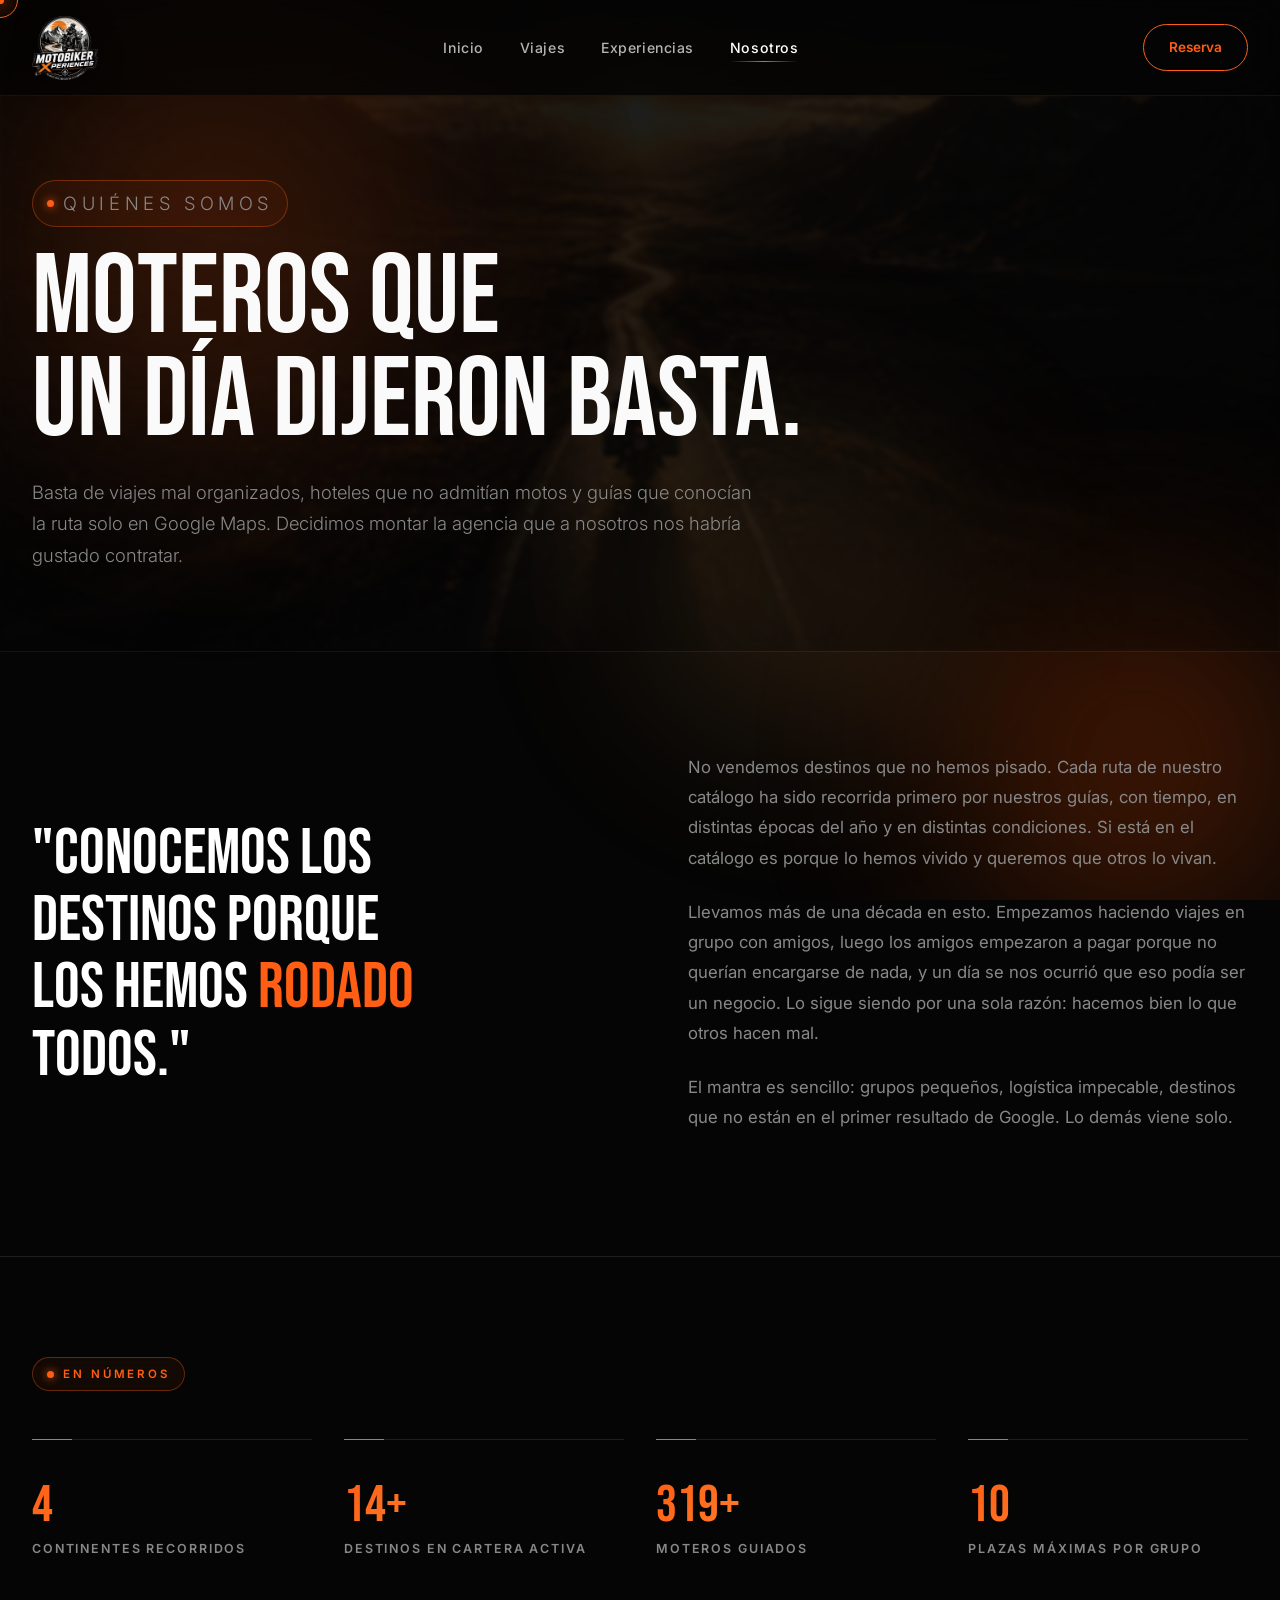
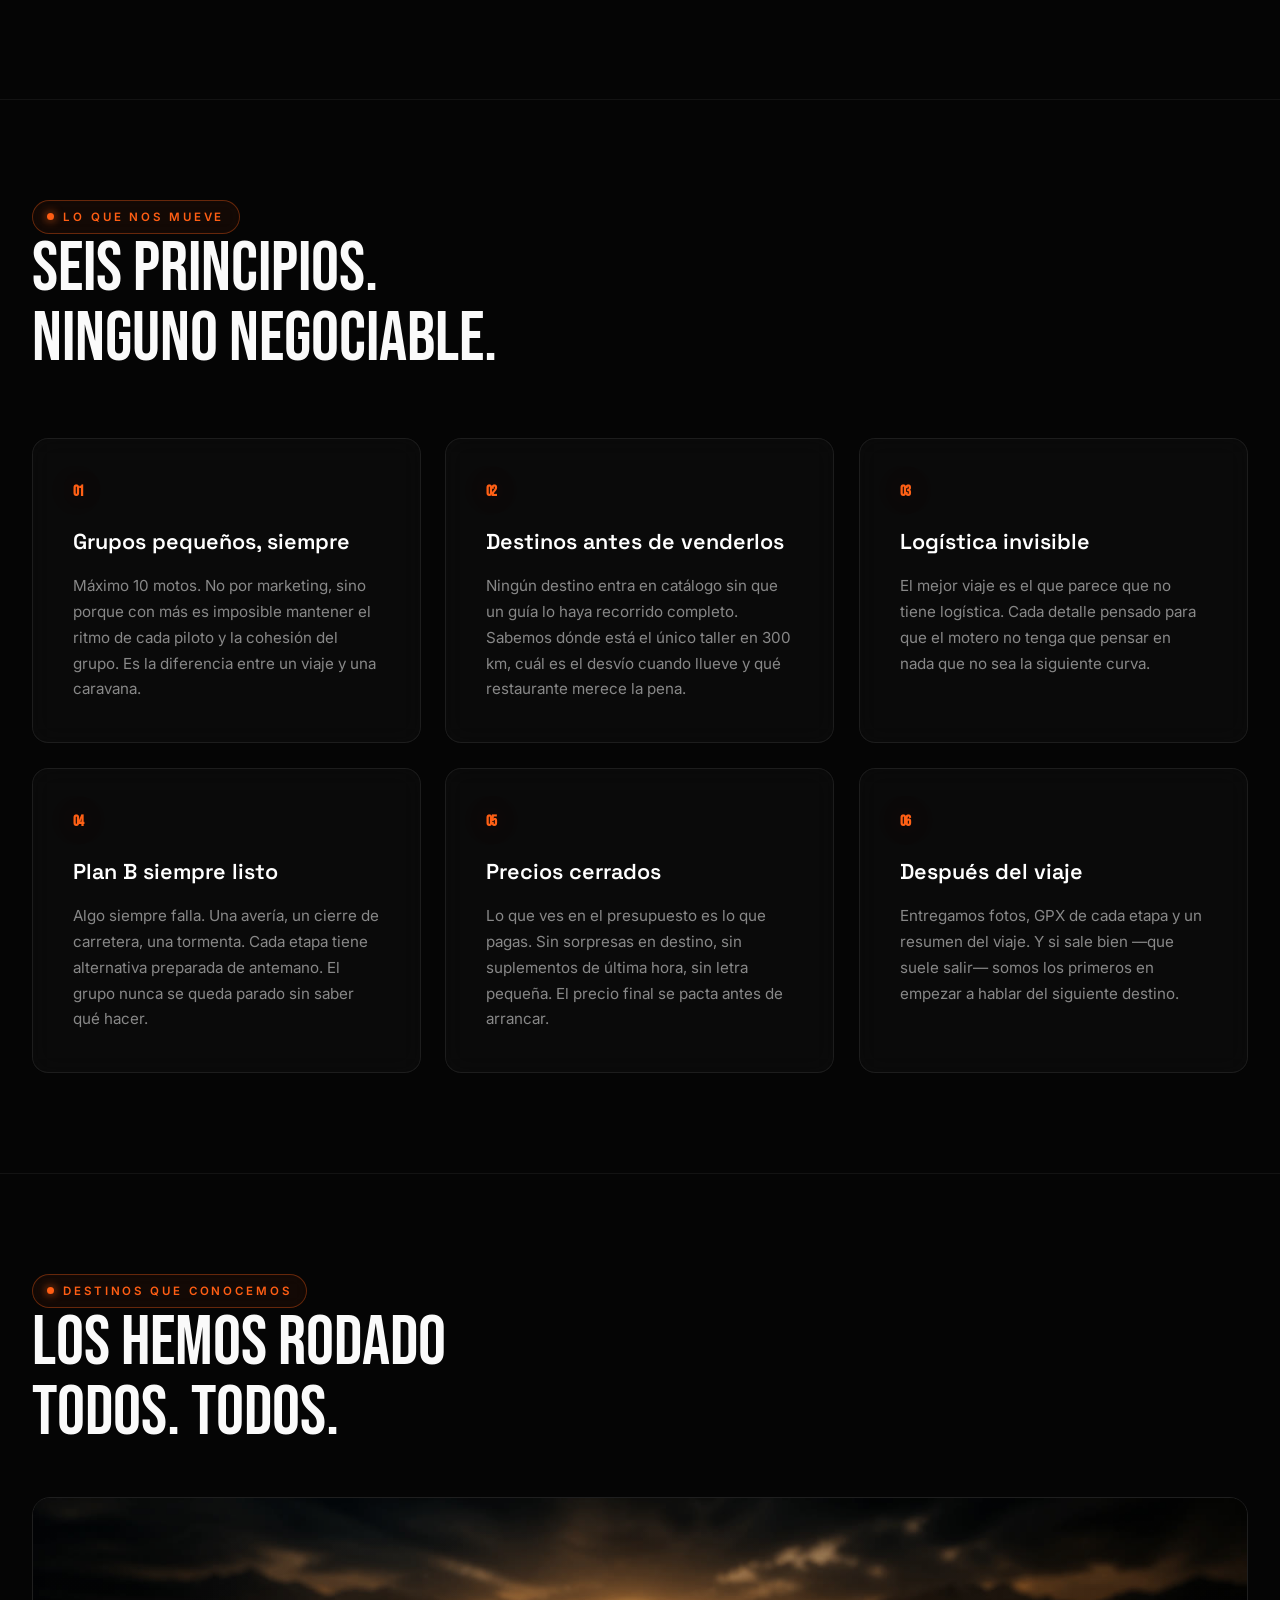
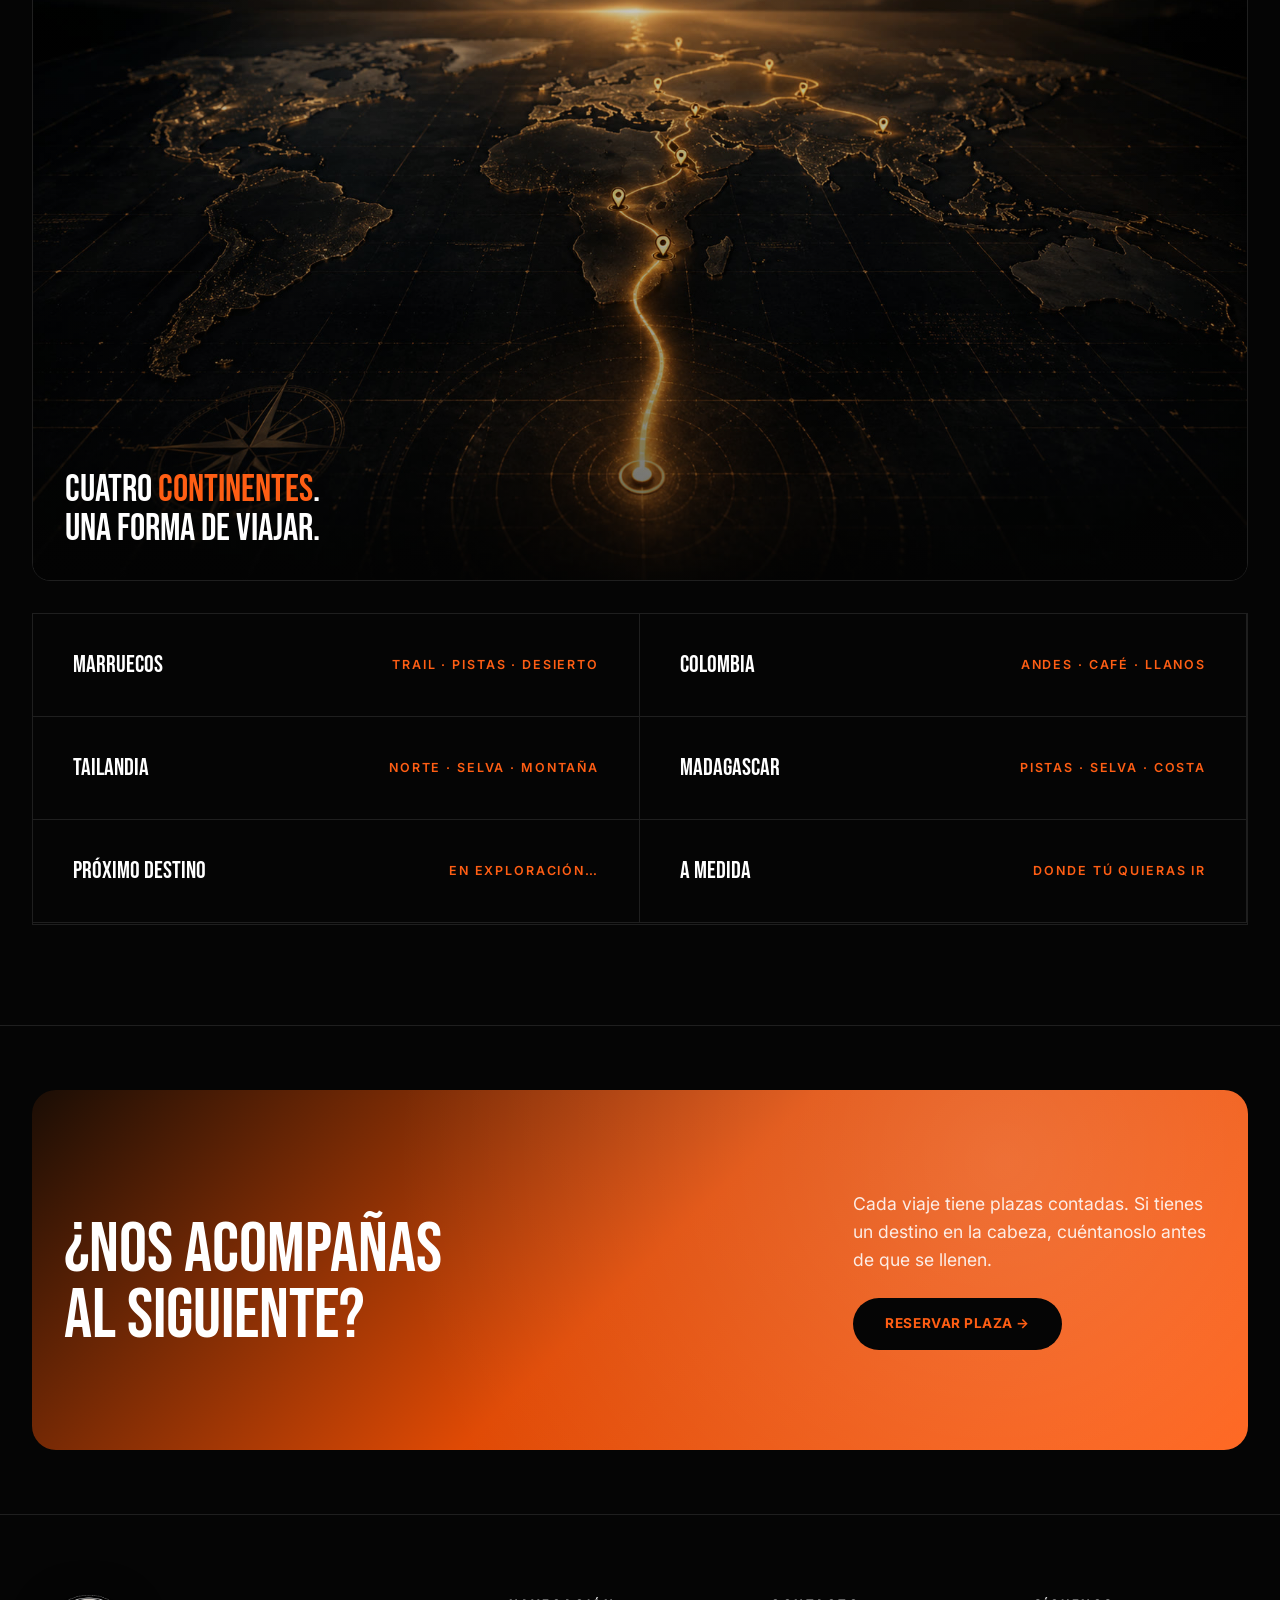
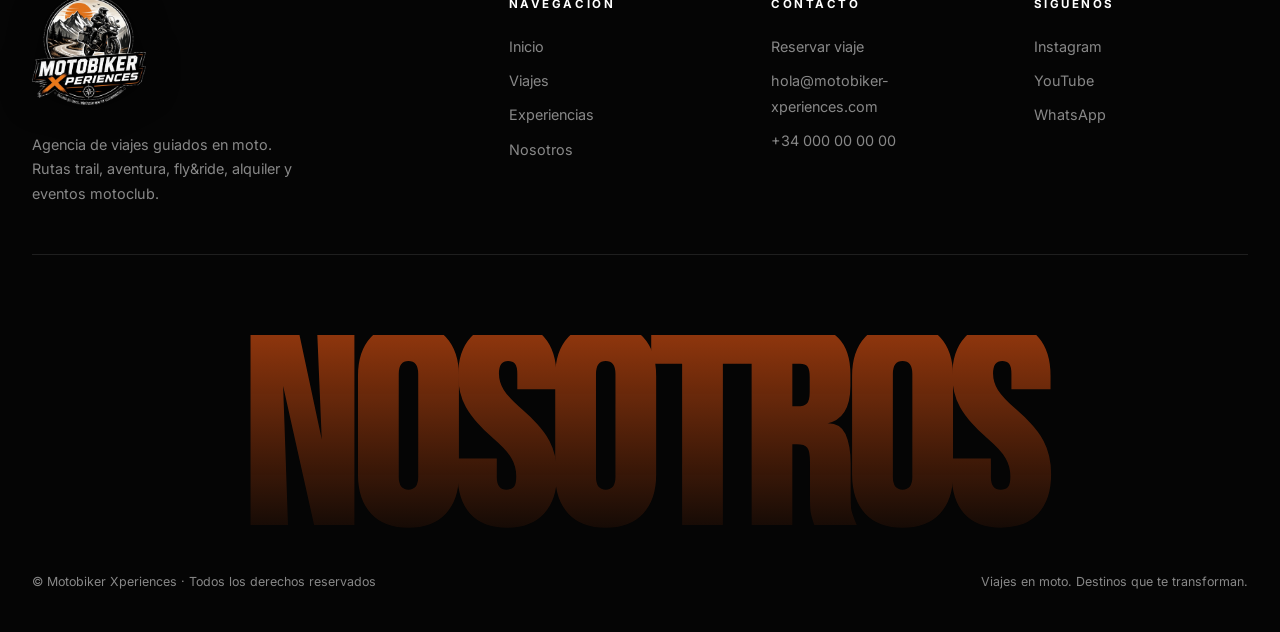
<file: nosotros.html>
<!DOCTYPE html>
<html lang="es-ES">
<head>
  <meta charset="UTF-8">
  <meta name="viewport" content="width=device-width, initial-scale=1.0">
  <title>Nosotros — Motobiker Xperiences</title>
  <meta name="description" content="Somos moteros que un día decidimos que organizar viajes era mejor que trabajar en una oficina. Conocemos los destinos porque los hemos rodado todos. Equipo, filosofía y forma de trabajar.">
  <meta name="robots" content="index, follow, max-image-preview:large">
  <link rel="canonical" href="https://motobiker-xperiences.vercel.app/nosotros.html">

  <meta property="og:type" content="website">
  <meta property="og:locale" content="es_ES">
  <meta property="og:site_name" content="Motobiker Xperiences">
  <meta property="og:title" content="Nosotros — Motobiker Xperiences">
  <meta property="og:description" content="Somos moteros que conocen los destinos porque los han rodado todos.">
  <meta property="og:url" content="https://motobiker-xperiences.vercel.app/nosotros.html">
  <meta property="og:image" content="https://motobiker-xperiences.vercel.app/assets/og-image.jpg">
  <meta property="og:image:width" content="1200">
  <meta property="og:image:height" content="630">

  <link rel="icon" type="image/png" href="assets/favicon.png">

  <script type="application/ld+json">
  {
    "@context": "https://schema.org",
    "@type": "TravelAgency",
    "@id": "https://motobiker-xperiences.vercel.app/#organization",
    "name": "Motobiker Xperiences",
    "description": "Agencia de viajes guiados en moto especializada en destinos de aventura.",
    "url": "https://motobiker-xperiences.vercel.app/",
    "slogan": "Viajes en moto. Destinos que te transforman.",
    "areaServed": ["ES", "MA", "CO", "TH", "MG"],
    "sameAs": []
  }
  </script>

  <link rel="preconnect" href="https://fonts.googleapis.com">
  <link rel="preconnect" href="https://fonts.gstatic.com" crossorigin>
  <link href="https://fonts.googleapis.com/css2?family=Bebas+Neue&family=Space+Grotesk:wght@300;400;500;600;700&family=Inter:wght@300;400;500;600;700&display=swap" rel="stylesheet">
  <style>
    *, *::before, *::after { box-sizing: border-box; margin: 0; padding: 0; }
    html { scroll-behavior: smooth; }
    body { font-family: var(--font-body); color: var(--color-text); background: var(--color-bg); line-height: 1.6; -webkit-font-smoothing: antialiased; }
    img { max-width: 100%; height: auto; display: block; }
    ul { list-style: none; }
    a { text-decoration: none; color: inherit; }

    :root {
      --color-bg: #050505; --color-bg-2: #0d0d0f; --color-text: #fafafa;
      --color-mid: #888; --color-line: #1f1f1f;
      --color-accent: #FF5E14; --color-accent-hover: #E04A05;
      --font-display: 'Bebas Neue', 'Space Grotesk', sans-serif;
      --font-secondary: 'Space Grotesk', sans-serif;
      --font-body: 'Inter', sans-serif;
      --max-w: 1280px;
    }

    header { position: fixed; top: 0; left: 0; right: 0; z-index: 100; height: 72px; display: flex; align-items: center; padding: 0 2rem; background: rgba(5,5,5,.7); backdrop-filter: blur(12px); border-bottom: 1px solid transparent; transition: border-color .3s, background .3s; }
    header.scrolled { background: rgba(5,5,5,.95); border-bottom-color: var(--color-line); }
    .header-inner { max-width: var(--max-w); width: 100%; margin: 0 auto; display: flex; align-items: center; justify-content: space-between; }
    .brand { font-family: var(--font-display); font-size: 1.05rem; font-weight: 400; letter-spacing: .08em; color: #fff; text-transform: uppercase; }
    .brand span { color: var(--color-accent); }
    nav ul { display: flex; gap: 2.25rem; }
    nav a { font-size: .82rem; font-weight: 500; letter-spacing: .04em; color: rgba(255,255,255,.7); transition: color .2s; }
    nav a:hover, nav a.active { color: #fff; }
    .header-cta { font-size: .8rem; font-weight: 600; padding: .55rem 1.25rem; border: 1px solid var(--color-accent); color: var(--color-accent); border-radius: 100px; transition: all .2s; }
    .header-cta:hover { background: var(--color-accent); color: #050505; }
    .hamburger { display: none; flex-direction: column; gap: 5px; cursor: pointer; }
    .hamburger span { display: block; width: 24px; height: 2px; background: #fff; }
    .mobile-nav { display: none; position: fixed; inset: 0; background: var(--color-bg); z-index: 200; flex-direction: column; align-items: center; justify-content: center; gap: 2.25rem; }
    .mobile-nav.open { display: flex; }
    .mobile-nav a { font-family: var(--font-display); font-size: 2.25rem; font-weight: 400; letter-spacing: .04em; color: #fff; text-transform: uppercase; }
    .mobile-close { position: absolute; top: 1.5rem; right: 1.5rem; font-size: 1.75rem; color: #fff; cursor: pointer; background: none; border: none; }

    .page-hero { padding: 160px 2rem 80px; border-bottom: 1px solid var(--color-line); }
    .page-hero .container { max-width: var(--max-w); margin: 0 auto; }
    .page-hero h1 { font-family: var(--font-display); font-size: clamp(3rem, 9vw, 7rem); font-weight: 400; line-height: .92; letter-spacing: 0; margin: 1.25rem 0 1.5rem; max-width: 1000px; text-transform: uppercase; }
    .page-hero h1 em { font-style: normal; color: var(--color-accent); }
    .page-hero p { font-size: 1.15rem; font-weight: 300; color: var(--color-mid); line-height: 1.7; max-width: 720px; }
    .section-eyebrow { font-size: .72rem; letter-spacing: .25em; text-transform: uppercase; color: var(--color-accent); font-weight: 600; }

    section { padding: 100px 2rem; }
    .container { max-width: var(--max-w); margin: 0 auto; }
    .section-title { font-family: var(--font-display); font-size: clamp(2.4rem, 5.5vw, 4.5rem); font-weight: 400; line-height: 1; letter-spacing: 0; margin-bottom: 1.5rem; text-transform: uppercase; }
    .section-title em { font-style: normal; color: var(--color-accent); }
    .section-text { font-size: 1.05rem; font-weight: 300; color: var(--color-mid); line-height: 1.75; max-width: 640px; }

    /* MANIFIESTO */
    .manifiesto { border-bottom: 1px solid var(--color-line); }
    .manifiesto-grid { display: grid; grid-template-columns: 1fr 1fr; gap: 6rem; align-items: center; }
    @media (max-width: 900px) { .manifiesto-grid { grid-template-columns: 1fr; gap: 3rem; } }
    .manifiesto blockquote { font-family: var(--font-display); font-size: clamp(2rem, 5vw, 4rem); line-height: 1.05; color: #fff; letter-spacing: 0; text-transform: uppercase; font-weight: 400; }
    .manifiesto blockquote em { font-style: normal; color: var(--color-accent); }
    .manifiesto-text p { font-size: 1.05rem; color: var(--color-mid); line-height: 1.8; margin-bottom: 1.5rem; }

    /* NÚMEROS */
    .stats { border-bottom: 1px solid var(--color-line); }
    .stats-grid { display: grid; grid-template-columns: repeat(4, 1fr); gap: 2rem; margin-top: 3rem; }
    @media (max-width: 900px) { .stats-grid { grid-template-columns: 1fr 1fr; } }
    @media (max-width: 480px) { .stats-grid { grid-template-columns: 1fr 1fr; gap: 1.5rem; } }
    .stat-item { padding: 2.5rem 0; border-top: 1px solid var(--color-line); position: relative; }
    .stat-item::before { content: ''; position: absolute; top: -1px; left: 0; width: 40px; height: 1px; background: var(--color-accent); }
    .stat-num { font-family: var(--font-display); font-size: clamp(2.5rem, 5vw, 4.5rem); color: var(--color-accent); line-height: 1; margin-bottom: .5rem; }
    .stat-label { font-size: .78rem; letter-spacing: .15em; text-transform: uppercase; color: var(--color-mid); font-weight: 600; line-height: 1.5; }

    /* VALORES */
    .valores { border-bottom: 1px solid var(--color-line); background: var(--color-bg-2); }
    .valores-grid { display: grid; grid-template-columns: repeat(3, 1fr); gap: 1.5rem; margin-top: 4rem; }
    @media (max-width: 900px) { .valores-grid { grid-template-columns: 1fr; } }
    .valor-card { padding: 2.5rem; }
    .valor-num { font-family: var(--font-display); font-size: 1rem; color: var(--color-accent); letter-spacing: .15em; margin-bottom: 1.25rem; }
    .valor-card h3 { font-family: var(--font-secondary); font-size: 1.35rem; font-weight: 600; color: #fff; margin-bottom: .85rem; }
    .valor-card p { font-size: .95rem; color: var(--color-mid); line-height: 1.7; }

    /* DESTINOS RECORRIDOS */
    .destinos { border-bottom: 1px solid var(--color-line); }
    .destinos-map {
      position: relative; margin-top: 3rem;
      aspect-ratio: 16/9; border-radius: 18px; overflow: hidden;
      border: 1px solid var(--color-line);
      background: #050505;
    }
    .destinos-map img {
      width: 100%; height: 100%; object-fit: cover;
      display: block;
      filter: brightness(.85) saturate(1.1);
      transition: transform 1s cubic-bezier(.2,.8,.2,1);
    }
    .destinos-map:hover img { transform: scale(1.03); }
    .destinos-map::after {
      content: ''; position: absolute; inset: 0;
      background: linear-gradient(180deg, rgba(5,5,5,.0) 0%, rgba(5,5,5,.3) 70%, rgba(5,5,5,.6) 100%);
      pointer-events: none;
    }
    .destinos-map-caption {
      position: absolute; left: 2rem; bottom: 2rem; z-index: 2;
      font-family: var(--font-display); font-size: clamp(1.5rem, 3vw, 2.5rem);
      color: #fff; text-transform: uppercase; letter-spacing: 0; line-height: 1;
      max-width: 70%;
    }
    .destinos-map-caption span { color: var(--color-accent); }
    .destinos-list { display: grid; grid-template-columns: repeat(2, 1fr); gap: 0; margin-top: 2rem; border: 1px solid var(--color-line); }
    .destino-item { padding: 2rem 2.5rem; border-bottom: 1px solid var(--color-line); border-right: 1px solid var(--color-line); display: flex; align-items: center; justify-content: space-between; gap: 1rem; transition: background .2s; }
    .destino-item:hover { background: rgba(255, 94, 20, .04); }
    .destino-name { font-family: var(--font-display); font-size: 1.5rem; font-weight: 400; color: #fff; text-transform: uppercase; letter-spacing: 0; }
    .destino-meta { font-size: .78rem; color: var(--color-accent); letter-spacing: .15em; text-transform: uppercase; font-weight: 600; }
    @media (max-width: 700px) { .destinos-list { grid-template-columns: 1fr; } .destino-item { border-right: none; } .destinos-map-caption { left: 1.25rem; bottom: 1.25rem; max-width: 88%; } }

    /* PAGE HERO con foto de fondo */
    .page-hero { position: relative; overflow: hidden; }
    .page-hero-bg {
      position: absolute; inset: 0; z-index: 0;
      background-image: url('assets/hero-still.jpg');
      background-size: cover; background-position: center 30%;
      opacity: .35;
      filter: blur(2px) saturate(1.1);
    }
    .page-hero-bg::after {
      content: ''; position: absolute; inset: 0;
      background: linear-gradient(135deg, rgba(5,5,5,.92) 0%, rgba(5,5,5,.65) 50%, rgba(5,5,5,.85) 100%);
    }
    .page-hero .container { position: relative; z-index: 2; }

    /* CTA FINAL */
    .cta-final { background: var(--color-accent); color: #050505; }
    .cta-grid { display: grid; grid-template-columns: 2fr 1fr; gap: 4rem; align-items: end; }
    @media (max-width: 768px) { .cta-grid { grid-template-columns: 1fr; gap: 2rem; } }
    .cta-final h2 { font-family: var(--font-display); font-size: clamp(2.5rem, 5.5vw, 4.5rem); font-weight: 400; line-height: .95; letter-spacing: 0; text-transform: uppercase; }
    .cta-final p { font-size: 1.1rem; color: rgba(0,0,0,.72); margin-bottom: 1.5rem; }
    .btn-primary { display: inline-flex; align-items: center; gap: .5rem; padding: .95rem 2rem; background: var(--color-accent); color: #050505; font-size: .85rem; font-weight: 700; letter-spacing: .04em; border-radius: 100px; transition: all .25s; text-transform: uppercase; }
    .btn-primary:hover { background: var(--color-accent-hover); transform: translateY(-2px); }
    .cta-final .btn-primary { background: #050505; color: var(--color-accent); }
    .cta-final .btn-primary:hover { background: #1a1a1a; }

    footer { background: var(--color-bg); padding: 80px 2rem 40px; border-top: 1px solid var(--color-line); }
    .footer-grid { max-width: var(--max-w); margin: 0 auto; display: grid; grid-template-columns: 2fr 1fr 1fr 1fr; gap: 3rem; padding-bottom: 3rem; border-bottom: 1px solid var(--color-line); margin-bottom: 2rem; }
    .footer-brand { font-family: var(--font-display); font-size: 1.5rem; font-weight: 400; color: #fff; letter-spacing: .04em; margin-bottom: 1rem; text-transform: uppercase; }
    .footer-brand span { color: var(--color-accent); }
    .footer-desc { font-size: .9rem; color: var(--color-mid); line-height: 1.7; max-width: 280px; }
    .footer-col h4 { font-size: .72rem; letter-spacing: .22em; text-transform: uppercase; color: #fff; margin-bottom: 1.25rem; font-weight: 700; }
    .footer-col li { margin-bottom: .55rem; }
    .footer-col a { font-size: .9rem; color: var(--color-mid); transition: color .2s; }
    .footer-col a:hover { color: var(--color-accent); }
    .footer-bottom { max-width: var(--max-w); margin: 0 auto; display: flex; justify-content: space-between; font-size: .78rem; color: var(--color-mid); flex-wrap: wrap; gap: 1rem; }
    @media (max-width: 1024px) { .footer-grid { grid-template-columns: 1fr 1fr; gap: 2rem; } }
    @media (max-width: 480px) { .footer-grid { grid-template-columns: 1fr; } }

    @media (max-width: 768px) {
      section { padding: 80px 1.25rem; }
      .page-hero { padding: 130px 1.25rem 60px; }
      nav, .header-cta { display: none; }
      .hamburger { display: flex; }
    }
  </style>
  <link rel="stylesheet" href="assets/premium.css">
</head>
<body>

<div class="scroll-progress" aria-hidden="true"></div>
<div class="orbs" aria-hidden="true">
  <div class="orb orb-1"></div>
  <div class="orb orb-2"></div>
  <div class="orb orb-3"></div>
</div>

<header id="header">
  <div class="header-inner">
    <a href="index.html" class="brand" aria-label="Motobiker Xperiences"><img src="assets/logo.png" alt="Motobiker Xperiences" class="brand-logo"></a>
    <nav>
      <ul>
        <li><a href="index.html">Inicio</a></li>
        <li><a href="viajes.html">Viajes</a></li>
        <li><a href="experiencias.html">Experiencias</a></li>
        <li><a href="nosotros.html" class="active">Nosotros</a></li>
      </ul>
    </nav>
    <a href="contacto.html" class="header-cta">Reserva</a>
    <div class="hamburger" id="hamburger"><span></span><span></span><span></span></div>
  </div>
</header>

<div class="mobile-nav" id="mobileNav">
  <button class="mobile-close" id="mobileClose" aria-label="Cerrar menú">✕</button>
  <a href="index.html">Inicio</a>
  <a href="viajes.html">Viajes</a>
  <a href="experiencias.html">Experiencias</a>
  <a href="nosotros.html">Nosotros</a>
  <a href="contacto.html" style="color:var(--color-accent);">Reserva</a>
</div>

<section class="page-hero">
  <div class="page-hero-bg" aria-hidden="true"></div>
  <div class="container">
    <p class="section-eyebrow">Quiénes somos</p>
    <h1><span class="word-reveal">Moteros que<br>un día <em>dijeron</em> basta.</span></h1>
    <p class="reveal">Basta de viajes mal organizados, hoteles que no admitían motos y guías que conocían la ruta solo en Google Maps. Decidimos montar la agencia que a nosotros nos habría gustado contratar.</p>
  </div>
</section>

<section class="manifiesto">
  <div class="container">
    <div class="manifiesto-grid">
      <blockquote class="reveal">"Conocemos los<br>destinos porque<br>los hemos <em>rodado</em><br>todos."</blockquote>
      <div class="manifiesto-text">
        <p class="reveal">No vendemos destinos que no hemos pisado. Cada ruta de nuestro catálogo ha sido recorrida primero por nuestros guías, con tiempo, en distintas épocas del año y en distintas condiciones. Si está en el catálogo es porque lo hemos vivido y queremos que otros lo vivan.</p>
        <p class="reveal">Llevamos más de una década en esto. Empezamos haciendo viajes en grupo con amigos, luego los amigos empezaron a pagar porque no querían encargarse de nada, y un día se nos ocurrió que eso podía ser un negocio. Lo sigue siendo por una sola razón: hacemos bien lo que otros hacen mal.</p>
        <p class="reveal">El mantra es sencillo: grupos pequeños, logística impecable, destinos que no están en el primer resultado de Google. Lo demás viene solo.</p>
      </div>
    </div>
  </div>
</section>

<section class="stats">
  <div class="container">
    <p class="section-eyebrow">En números</p>
    <div class="stats-grid">
      <div class="stat-item reveal">
        <div class="stat-num"><span class="count-up" data-target="4">0</span></div>
        <p class="stat-label">Continentes recorridos</p>
      </div>
      <div class="stat-item reveal">
        <div class="stat-num"><span class="count-up" data-target="14">0</span>+</div>
        <p class="stat-label">Destinos en cartera activa</p>
      </div>
      <div class="stat-item reveal">
        <div class="stat-num"><span class="count-up" data-target="320">0</span>+</div>
        <p class="stat-label">Moteros guiados</p>
      </div>
      <div class="stat-item reveal">
        <div class="stat-num">10</div>
        <p class="stat-label">Plazas máximas por grupo</p>
      </div>
    </div>
  </div>
</section>

<section class="valores">
  <div class="container">
    <p class="section-eyebrow">Lo que nos mueve</p>
    <h2 class="section-title"><span class="word-reveal">Seis principios.<br>Ninguno <em>negociable</em>.</span></h2>
    <div class="valores-grid">
      <div class="valor-card reveal">
        <p class="valor-num">01</p>
        <h3>Grupos pequeños, siempre</h3>
        <p>Máximo 10 motos. No por marketing, sino porque con más es imposible mantener el ritmo de cada piloto y la cohesión del grupo. Es la diferencia entre un viaje y una caravana.</p>
      </div>
      <div class="valor-card reveal">
        <p class="valor-num">02</p>
        <h3>Destinos antes de venderlos</h3>
        <p>Ningún destino entra en catálogo sin que un guía lo haya recorrido completo. Sabemos dónde está el único taller en 300 km, cuál es el desvío cuando llueve y qué restaurante merece la pena.</p>
      </div>
      <div class="valor-card reveal">
        <p class="valor-num">03</p>
        <h3>Logística invisible</h3>
        <p>El mejor viaje es el que parece que no tiene logística. Cada detalle pensado para que el motero no tenga que pensar en nada que no sea la siguiente curva.</p>
      </div>
      <div class="valor-card reveal">
        <p class="valor-num">04</p>
        <h3>Plan B siempre listo</h3>
        <p>Algo siempre falla. Una avería, un cierre de carretera, una tormenta. Cada etapa tiene alternativa preparada de antemano. El grupo nunca se queda parado sin saber qué hacer.</p>
      </div>
      <div class="valor-card reveal">
        <p class="valor-num">05</p>
        <h3>Precios cerrados</h3>
        <p>Lo que ves en el presupuesto es lo que pagas. Sin sorpresas en destino, sin suplementos de última hora, sin letra pequeña. El precio final se pacta antes de arrancar.</p>
      </div>
      <div class="valor-card reveal">
        <p class="valor-num">06</p>
        <h3>Después del viaje</h3>
        <p>Entregamos fotos, GPX de cada etapa y un resumen del viaje. Y si sale bien —que suele salir— somos los primeros en empezar a hablar del siguiente destino.</p>
      </div>
    </div>
  </div>
</section>

<section class="destinos">
  <div class="container">
    <p class="section-eyebrow">Destinos que conocemos</p>
    <h2 class="section-title"><span class="word-reveal">Los hemos rodado<br>todos. <em>Todos</em>.</span></h2>
    <div class="destinos-map reveal">
      <img src="assets/world-map.jpg" alt="Mapa mundi con las rutas de Motobiker Xperiences trazadas en naranja" loading="lazy">
      <p class="destinos-map-caption">Cuatro <span>continentes</span>.<br>Una forma de viajar.</p>
    </div>
    <div class="destinos-list">
      <div class="destino-item reveal">
        <span class="destino-name">Marruecos</span>
        <span class="destino-meta">Trail · Pistas · Desierto</span>
      </div>
      <div class="destino-item reveal">
        <span class="destino-name">Colombia</span>
        <span class="destino-meta">Andes · Café · Llanos</span>
      </div>
      <div class="destino-item reveal">
        <span class="destino-name">Tailandia</span>
        <span class="destino-meta">Norte · Selva · Montaña</span>
      </div>
      <div class="destino-item reveal">
        <span class="destino-name">Madagascar</span>
        <span class="destino-meta">Pistas · Selva · Costa</span>
      </div>
      <div class="destino-item reveal">
        <span class="destino-name">Próximo destino</span>
        <span class="destino-meta">En exploración…</span>
      </div>
      <div class="destino-item reveal">
        <span class="destino-name">A medida</span>
        <span class="destino-meta">Donde tú quieras ir</span>
      </div>
    </div>
  </div>
</section>

<section class="cta-final">
  <div class="container">
    <div class="cta-grid">
      <h2>¿Nos acompañas<br>al siguiente?</h2>
      <div>
        <p>Cada viaje tiene plazas contadas. Si tienes un destino en la cabeza, cuéntanoslo antes de que se llenen.</p>
        <a href="contacto.html" class="btn-primary">Reservar plaza →</a>
      </div>
    </div>
  </div>
</section>

<footer>
  <div class="footer-grid">
    <div>
      <a href="index.html" class="footer-brand-logo" aria-label="Motobiker Xperiences"><img src="assets/logo.png" alt="Motobiker Xperiences"></a>
      <p class="footer-desc">Agencia de viajes guiados en moto. Rutas trail, aventura, fly&amp;ride, alquiler y eventos motoclub.</p>
    </div>
    <div class="footer-col">
      <h4>Navegación</h4>
      <ul>
        <li><a href="index.html">Inicio</a></li>
        <li><a href="viajes.html">Viajes</a></li>
        <li><a href="experiencias.html">Experiencias</a></li>
        <li><a href="nosotros.html">Nosotros</a></li>
      </ul>
    </div>
    <div class="footer-col">
      <h4>Contacto</h4>
      <ul>
        <li><a href="contacto.html">Reservar viaje</a></li>
        <li><a href="mailto:hola@motobiker-xperiences.com">hola@motobiker-xperiences.com</a></li>
        <li><a href="tel:+34000000000">+34 000 00 00 00</a></li>
      </ul>
    </div>
    <div class="footer-col">
      <h4>Síguenos</h4>
      <ul>
        <li><a href="#" rel="noopener">Instagram</a></li>
        <li><a href="#" rel="noopener">YouTube</a></li>
        <li><a href="#" rel="noopener">WhatsApp</a></li>
      </ul>
    </div>
  </div>
  <div class="footer-monumental" aria-hidden="true">NOSOTROS</div>
  <div class="footer-bottom">
    <span>© Motobiker Xperiences · Todos los derechos reservados</span>
    <span>Viajes en moto. Destinos que te transforman.</span>
  </div>
</footer>

<script>
  const header = document.getElementById('header');
  window.addEventListener('scroll', () => header.classList.toggle('scrolled', window.scrollY > 60), { passive: true });
  const hamburger = document.getElementById('hamburger');
  const mobileNav = document.getElementById('mobileNav');
  const mobileClose = document.getElementById('mobileClose');
  hamburger.addEventListener('click', () => mobileNav.classList.add('open'));
  mobileClose.addEventListener('click', () => mobileNav.classList.remove('open'));
  mobileNav.querySelectorAll('a').forEach(a => a.addEventListener('click', () => mobileNav.classList.remove('open')));
</script>

<div class="cursor" aria-hidden="true"></div>
<div class="cursor-dot" aria-hidden="true"></div>
<div class="page-transition" aria-hidden="true"></div>
<script src="assets/premium.js" defer></script>
</body>
</html>
</file>
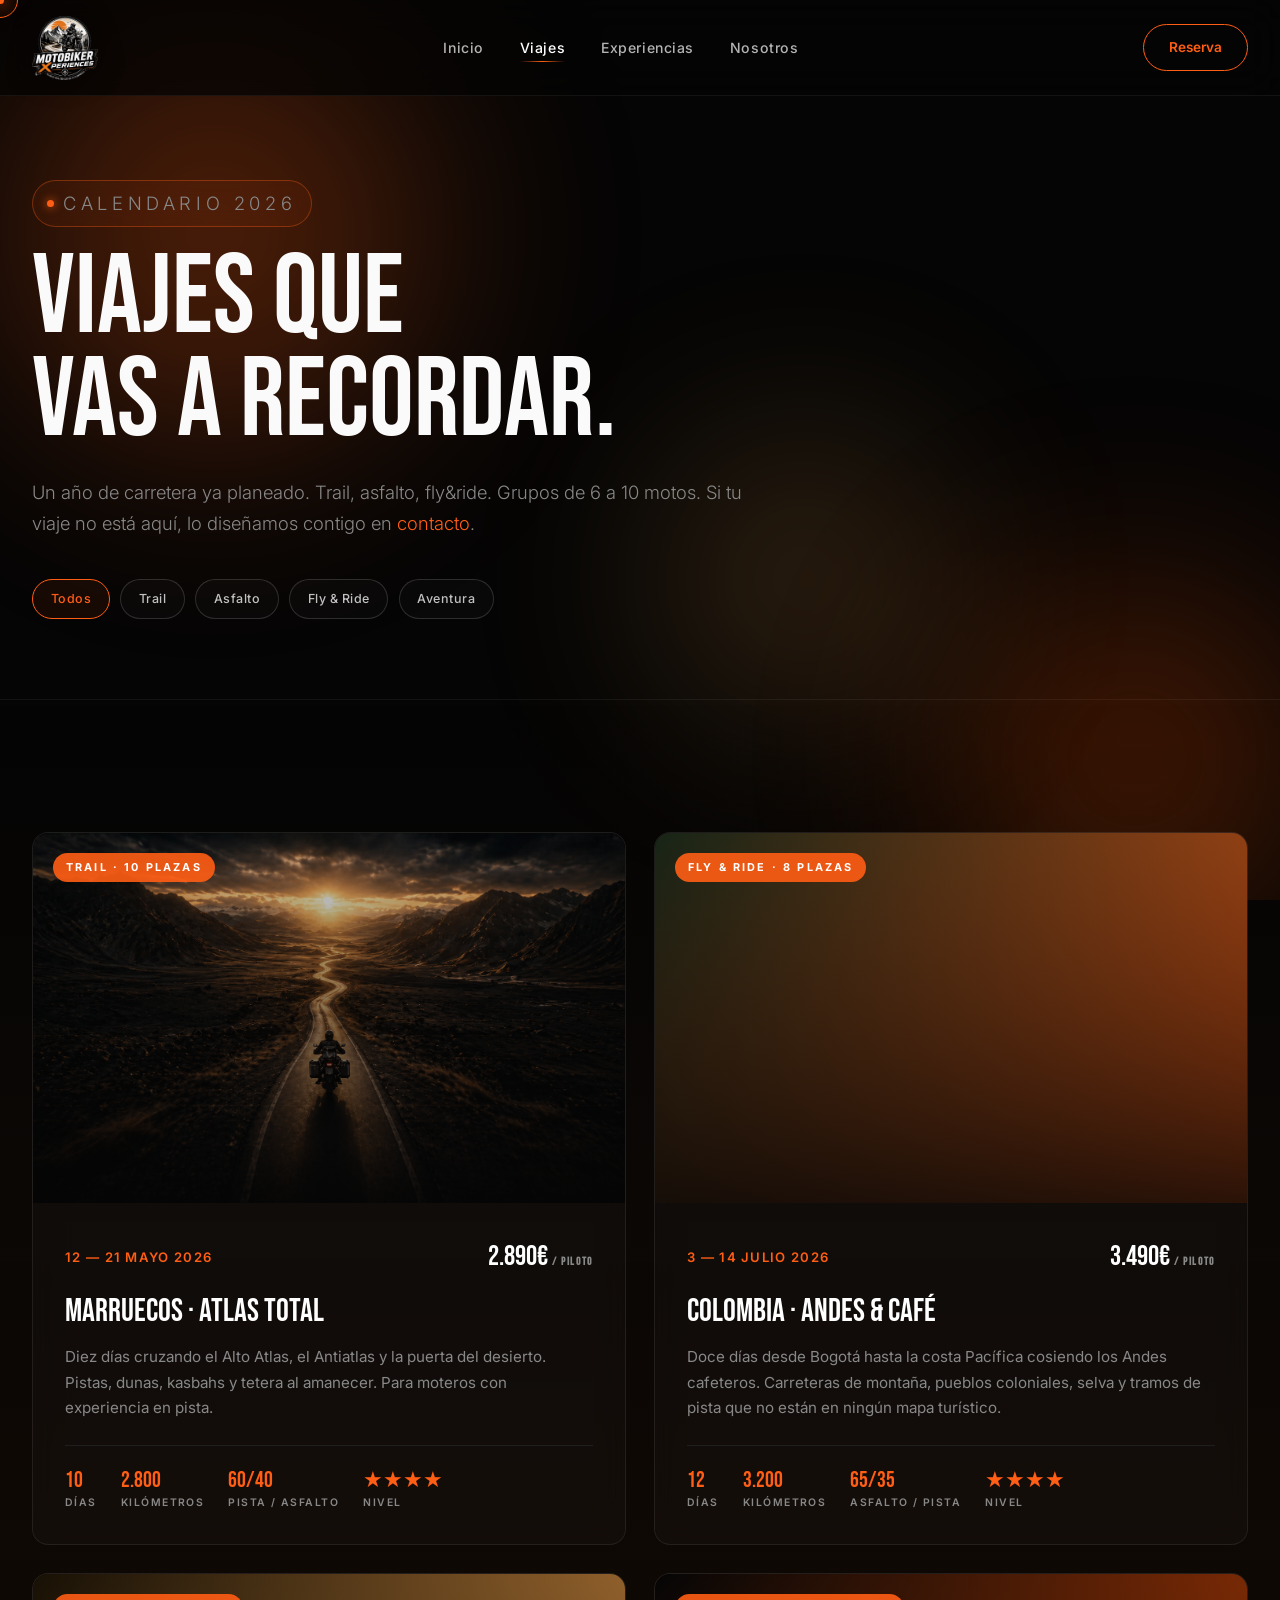
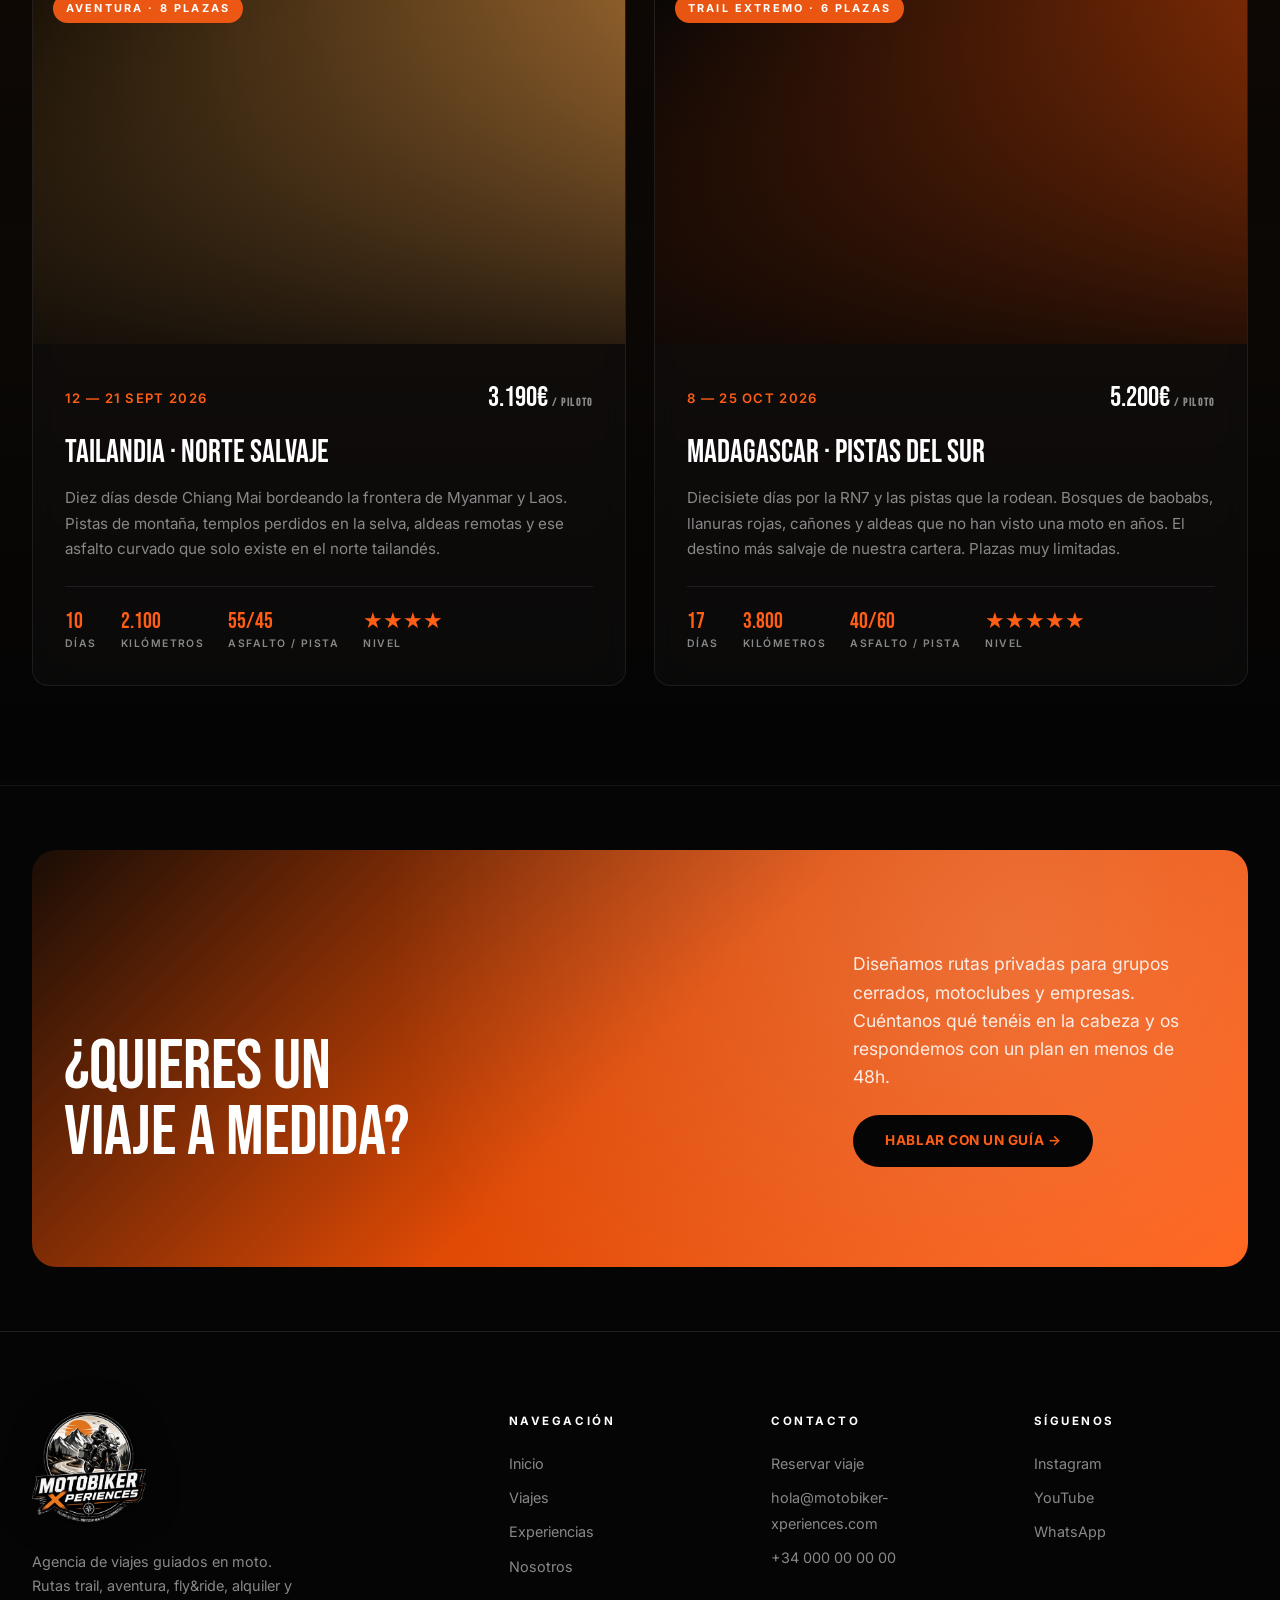
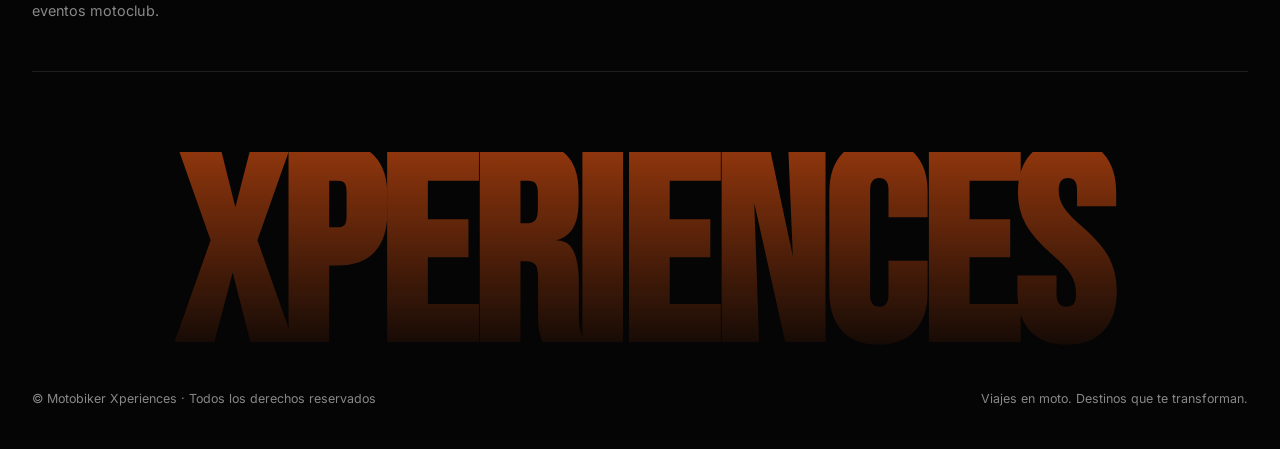
<file: viajes.html>
<!DOCTYPE html>
<html lang="es-ES">
<head>
  <meta charset="UTF-8">
  <meta name="viewport" content="width=device-width, initial-scale=1.0">
  <title>Viajes en moto — Motobiker Xperiences</title>
  <meta name="description" content="Calendario de viajes guiados en moto: Marruecos, Pirineos, Atlas, Albania, Picos de Europa, Dolomitas. Trail, aventura y fly&ride con grupos pequeños y motos preparadas.">
  <meta name="robots" content="index, follow, max-image-preview:large">
  <link rel="canonical" href="https://motobiker-xperiences.vercel.app/viajes.html">

  <meta property="og:type" content="website">
  <meta property="og:locale" content="es_ES">
  <meta property="og:site_name" content="Motobiker Xperiences">
  <meta property="og:title" content="Viajes en moto — Motobiker Xperiences">
  <meta property="og:description" content="Calendario de rutas guiadas en moto. Trail, aventura y fly&ride con grupos pequeños.">
  <meta property="og:url" content="https://motobiker-xperiences.vercel.app/viajes.html">
  <meta property="og:image" content="https://motobiker-xperiences.vercel.app/assets/og-image.jpg">
  <meta property="og:image:width" content="1200">
  <meta property="og:image:height" content="630">

  <meta name="twitter:card" content="summary_large_image">
  <meta name="twitter:title" content="Viajes en moto — Motobiker Xperiences">
  <meta name="twitter:image" content="https://motobiker-xperiences.vercel.app/assets/og-image.jpg">

  <link rel="icon" type="image/png" href="assets/favicon.png">

  <script type="application/ld+json">
  {
    "@context": "https://schema.org",
    "@type": "ItemList",
    "name": "Viajes guiados en moto",
    "description": "Calendario de rutas guiadas en moto de Motobiker Xperiences",
    "itemListElement": [
      { "@type": "TouristTrip", "name": "Marruecos · Atlas Total", "description": "10 días · 2.800 km · pistas + asfalto" },
      { "@type": "TouristTrip", "name": "Pirineos · Trans-Aragón", "description": "5 días · 1.300 km · 80% asfalto" },
      { "@type": "TouristTrip", "name": "Albania · Off the Map", "description": "8 días · 1.900 km · trail + costa" }
    ]
  }
  </script>

  <link rel="preconnect" href="https://fonts.googleapis.com">
  <link rel="preconnect" href="https://fonts.gstatic.com" crossorigin>
  <link href="https://fonts.googleapis.com/css2?family=Bebas+Neue&family=Space+Grotesk:wght@300;400;500;600;700&family=Inter:wght@300;400;500;600;700&display=swap" rel="stylesheet">
  <style>
    *, *::before, *::after { box-sizing: border-box; margin: 0; padding: 0; }
    html { scroll-behavior: smooth; }
    body { font-family: var(--font-body); color: var(--color-text); background: var(--color-bg); line-height: 1.6; -webkit-font-smoothing: antialiased; }
    img { max-width: 100%; height: auto; display: block; }
    ul { list-style: none; }
    a { text-decoration: none; color: inherit; }

    :root {
      --color-bg: #050505;
      --color-bg-2: #0d0d0f;
      --color-text: #fafafa;
      --color-mid: #888;
      --color-line: #1f1f1f;
      --color-accent: #FF5E14;
      --color-accent-hover: #E04A05;
      --font-display: 'Bebas Neue', 'Space Grotesk', sans-serif;
      --font-secondary: 'Space Grotesk', sans-serif;
      --font-body: 'Inter', sans-serif;
      --max-w: 1280px;
    }

    /* HEADER */
    header { position: fixed; top: 0; left: 0; right: 0; z-index: 100; height: 72px; display: flex; align-items: center; padding: 0 2rem; background: rgba(5,5,5,.7); backdrop-filter: blur(12px); border-bottom: 1px solid transparent; transition: border-color .3s, background .3s; }
    header.scrolled { background: rgba(5,5,5,.95); border-bottom-color: var(--color-line); }
    .header-inner { max-width: var(--max-w); width: 100%; margin: 0 auto; display: flex; align-items: center; justify-content: space-between; }
    .brand { font-family: var(--font-display); font-size: 1.05rem; font-weight: 400; letter-spacing: .08em; color: #fff; text-transform: uppercase; }
    .brand span { color: var(--color-accent); }
    nav ul { display: flex; gap: 2.25rem; }
    nav a { font-size: .82rem; font-weight: 500; letter-spacing: .04em; color: rgba(255,255,255,.7); transition: color .2s; }
    nav a:hover, nav a.active { color: #fff; }
    .header-cta { font-size: .8rem; font-weight: 600; padding: .55rem 1.25rem; border: 1px solid var(--color-accent); color: var(--color-accent); border-radius: 100px; transition: all .2s; }
    .header-cta:hover { background: var(--color-accent); color: #050505; }
    .hamburger { display: none; flex-direction: column; gap: 5px; cursor: pointer; }
    .hamburger span { display: block; width: 24px; height: 2px; background: #fff; }
    .mobile-nav { display: none; position: fixed; inset: 0; background: var(--color-bg); z-index: 200; flex-direction: column; align-items: center; justify-content: center; gap: 2.25rem; }
    .mobile-nav.open { display: flex; }
    .mobile-nav a { font-family: var(--font-display); font-size: 2.25rem; font-weight: 400; letter-spacing: .04em; color: #fff; text-transform: uppercase; }
    .mobile-close { position: absolute; top: 1.5rem; right: 1.5rem; font-size: 1.75rem; color: #fff; cursor: pointer; background: none; border: none; }

    /* PAGE HERO */
    .page-hero { padding: 160px 2rem 80px; border-bottom: 1px solid var(--color-line); }
    .page-hero .container { max-width: var(--max-w); margin: 0 auto; }
    .page-hero h1 { font-family: var(--font-display); font-size: clamp(3rem, 9vw, 7rem); font-weight: 400; line-height: .92; letter-spacing: 0; margin: 1.25rem 0 1.5rem; max-width: 1000px; text-transform: uppercase; }
    .page-hero h1 em { font-style: normal; color: var(--color-accent); }
    .page-hero p { font-size: 1.15rem; font-weight: 300; color: var(--color-mid); line-height: 1.7; max-width: 720px; }
    .section-eyebrow { font-size: .72rem; letter-spacing: .25em; text-transform: uppercase; color: var(--color-accent); font-weight: 600; }

    /* FILTROS */
    .filters { display: flex; flex-wrap: wrap; gap: .65rem; margin-top: 2.5rem; }
    .filter { display: inline-flex; align-items: center; gap: .5rem; padding: .55rem 1.1rem; border: 1px solid rgba(255,255,255,.15); color: rgba(255,255,255,.75); font-size: .78rem; letter-spacing: .04em; border-radius: 100px; cursor: pointer; transition: all .2s; background: rgba(255,255,255,.02); font-weight: 500; }
    .filter:hover, .filter.active { color: var(--color-accent); border-color: var(--color-accent); background: rgba(255, 94, 20, .07); }

    /* GRID DE VIAJES */
    section { padding: 100px 2rem; }
    .container { max-width: var(--max-w); margin: 0 auto; }
    .viajes-grid-section { border-bottom: 1px solid var(--color-line); }
    .viajes-grid { display: grid; grid-template-columns: repeat(2, 1fr); gap: 1.75rem; margin-top: 2rem; }
    @media (max-width: 800px) { .viajes-grid { grid-template-columns: 1fr; } }

    .viaje-card { padding: 0; overflow: hidden; }
    .viaje-image {
      position: relative; aspect-ratio: 16/10; overflow: hidden;
    }
    .viaje-image-bg {
      position: absolute; inset: 0;
      background-size: cover; background-position: center;
      transition: transform .8s cubic-bezier(.2,.8,.2,1);
    }
    .viaje-card:hover .viaje-image-bg { transform: scale(1.06); }
    .viaje-image::after {
      content: ''; position: absolute; inset: 0;
      background: linear-gradient(180deg, rgba(5,5,5,.15) 0%, rgba(5,5,5,.85) 100%);
    }
    .viaje-tag {
      position: absolute; top: 1.25rem; left: 1.25rem;
      font-size: .68rem; letter-spacing: .2em; text-transform: uppercase;
      color: #fff; font-weight: 700;
      padding: .35rem .8rem;
      background: rgba(255, 94, 20, .9);
      border-radius: 100px;
      z-index: 2;
    }
    .viaje-info { padding: 2rem; }
    .viaje-meta-top { display: flex; align-items: center; justify-content: space-between; gap: 1rem; margin-bottom: 1rem; flex-wrap: wrap; }
    .viaje-fechas { font-size: .82rem; color: var(--color-accent); letter-spacing: .1em; text-transform: uppercase; font-weight: 600; }
    .viaje-precio { font-family: var(--font-display); font-size: 1.75rem; color: #fff; letter-spacing: 0; }
    .viaje-precio small { font-size: .68rem; color: var(--color-mid); letter-spacing: .15em; text-transform: uppercase; font-weight: 600; }
    .viaje-card h3 { font-family: var(--font-display); font-size: 2rem; font-weight: 400; line-height: 1; color: #fff; margin-bottom: 1rem; text-transform: uppercase; letter-spacing: 0; }
    .viaje-desc { font-size: .95rem; color: var(--color-mid); line-height: 1.7; margin-bottom: 1.5rem; }
    .viaje-stats { display: flex; gap: 1.5rem; flex-wrap: wrap; padding-top: 1.5rem; border-top: 1px solid var(--color-line); }
    .viaje-stat-item { display: flex; flex-direction: column; gap: .15rem; }
    .viaje-stat-num { font-family: var(--font-display); font-size: 1.4rem; color: var(--color-accent); line-height: 1; }
    .viaje-stat-label { font-size: .65rem; color: var(--color-mid); letter-spacing: .14em; text-transform: uppercase; font-weight: 600; }

    /* CTA FINAL */
    .cta-final { background: var(--color-accent); color: #050505; }
    .cta-grid { display: grid; grid-template-columns: 2fr 1fr; gap: 4rem; align-items: end; }
    @media (max-width: 768px) { .cta-grid { grid-template-columns: 1fr; gap: 2rem; } }
    .cta-final h2 { font-family: var(--font-display); font-size: clamp(2.5rem, 5.5vw, 4.5rem); font-weight: 400; line-height: .95; letter-spacing: 0; text-transform: uppercase; }
    .cta-final p { font-size: 1.1rem; color: rgba(0,0,0,.72); margin-bottom: 1.5rem; }
    .btn-primary { display: inline-flex; align-items: center; gap: .5rem; padding: .95rem 2rem; background: var(--color-accent); color: #050505; font-size: .85rem; font-weight: 700; letter-spacing: .04em; border-radius: 100px; transition: all .25s; text-transform: uppercase; }
    .btn-primary:hover { background: var(--color-accent-hover); transform: translateY(-2px); }
    .cta-final .btn-primary { background: #050505; color: var(--color-accent); }
    .cta-final .btn-primary:hover { background: #1a1a1a; }
    .btn-ghost { display: inline-flex; align-items: center; gap: .5rem; padding: .95rem 2rem; border: 1px solid rgba(255,255,255,.22); color: #fff; font-size: .85rem; font-weight: 600; letter-spacing: .04em; border-radius: 100px; transition: all .25s; text-transform: uppercase; }
    .btn-ghost:hover { border-color: #fff; background: rgba(255,255,255,.05); }

    /* FOOTER */
    footer { background: var(--color-bg); padding: 80px 2rem 40px; border-top: 1px solid var(--color-line); }
    .footer-grid { max-width: var(--max-w); margin: 0 auto; display: grid; grid-template-columns: 2fr 1fr 1fr 1fr; gap: 3rem; padding-bottom: 3rem; border-bottom: 1px solid var(--color-line); margin-bottom: 2rem; }
    .footer-brand { font-family: var(--font-display); font-size: 1.5rem; font-weight: 400; color: #fff; letter-spacing: .04em; margin-bottom: 1rem; text-transform: uppercase; }
    .footer-brand span { color: var(--color-accent); }
    .footer-desc { font-size: .9rem; color: var(--color-mid); line-height: 1.7; max-width: 280px; }
    .footer-col h4 { font-size: .72rem; letter-spacing: .22em; text-transform: uppercase; color: #fff; margin-bottom: 1.25rem; font-weight: 700; }
    .footer-col li { margin-bottom: .55rem; }
    .footer-col a { font-size: .9rem; color: var(--color-mid); transition: color .2s; }
    .footer-col a:hover { color: var(--color-accent); }
    .footer-bottom { max-width: var(--max-w); margin: 0 auto; display: flex; justify-content: space-between; font-size: .78rem; color: var(--color-mid); flex-wrap: wrap; gap: 1rem; }
    @media (max-width: 1024px) { .footer-grid { grid-template-columns: 1fr 1fr; gap: 2rem; } }
    @media (max-width: 480px) { .footer-grid { grid-template-columns: 1fr; } }

    @media (max-width: 768px) {
      section { padding: 80px 1.25rem; }
      .page-hero { padding: 130px 1.25rem 60px; }
      nav, .header-cta { display: none; }
      .hamburger { display: flex; }
    }
  </style>
  <link rel="stylesheet" href="assets/premium.css">
</head>
<body>

<div class="scroll-progress" aria-hidden="true"></div>
<div class="orbs" aria-hidden="true">
  <div class="orb orb-1"></div>
  <div class="orb orb-2"></div>
  <div class="orb orb-3"></div>
</div>

<header id="header">
  <div class="header-inner">
    <a href="index.html" class="brand" aria-label="Motobiker Xperiences"><img src="assets/logo.png" alt="Motobiker Xperiences" class="brand-logo"></a>
    <nav>
      <ul>
        <li><a href="index.html">Inicio</a></li>
        <li><a href="viajes.html" class="active">Viajes</a></li>
        <li><a href="experiencias.html">Experiencias</a></li>
        <li><a href="nosotros.html">Nosotros</a></li>
      </ul>
    </nav>
    <a href="contacto.html" class="header-cta">Reserva</a>
    <div class="hamburger" id="hamburger"><span></span><span></span><span></span></div>
  </div>
</header>

<div class="mobile-nav" id="mobileNav">
  <button class="mobile-close" id="mobileClose" aria-label="Cerrar menú">✕</button>
  <a href="index.html">Inicio</a>
  <a href="viajes.html">Viajes</a>
  <a href="experiencias.html">Experiencias</a>
  <a href="nosotros.html">Nosotros</a>
  <a href="contacto.html" style="color:var(--color-accent);">Reserva</a>
</div>

<section class="page-hero">
  <div class="container">
    <p class="section-eyebrow">Calendario 2026</p>
    <h1><span class="word-reveal">Viajes que<br>vas a <em>recordar</em>.</span></h1>
    <p class="reveal">Un año de carretera ya planeado. Trail, asfalto, fly&ride. Grupos de 6 a 10 motos. Si tu viaje no está aquí, lo diseñamos contigo en <a href="contacto.html" style="color:var(--color-accent);">contacto</a>.</p>
    <div class="filters reveal" role="tablist">
      <span class="filter active">Todos</span>
      <span class="filter">Trail</span>
      <span class="filter">Asfalto</span>
      <span class="filter">Fly &amp; Ride</span>
      <span class="filter">Aventura</span>
    </div>
  </div>
</section>

<section class="viajes-grid-section">
  <div class="container">
    <div class="viajes-grid">

      <article class="viaje-card">
        <div class="viaje-image">
          <span class="viaje-tag">Trail · 10 plazas</span>
          <div class="viaje-image-bg" style="background-image: url('assets/hero-still.jpg');"></div>
        </div>
        <div class="viaje-info">
          <div class="viaje-meta-top">
            <span class="viaje-fechas">12 — 21 Mayo 2026</span>
            <span class="viaje-precio">2.890€ <small>/ piloto</small></span>
          </div>
          <h3>Marruecos · Atlas Total</h3>
          <p class="viaje-desc">Diez días cruzando el Alto Atlas, el Antiatlas y la puerta del desierto. Pistas, dunas, kasbahs y tetera al amanecer. Para moteros con experiencia en pista.</p>
          <div class="viaje-stats">
            <div class="viaje-stat-item"><span class="viaje-stat-num">10</span><span class="viaje-stat-label">Días</span></div>
            <div class="viaje-stat-item"><span class="viaje-stat-num">2.800</span><span class="viaje-stat-label">Kilómetros</span></div>
            <div class="viaje-stat-item"><span class="viaje-stat-num">60/40</span><span class="viaje-stat-label">Pista / asfalto</span></div>
            <div class="viaje-stat-item"><span class="viaje-stat-num">★★★★</span><span class="viaje-stat-label">Nivel</span></div>
          </div>
        </div>
      </article>

      <article class="viaje-card">
        <div class="viaje-image">
          <span class="viaje-tag">Fly &amp; Ride · 8 plazas</span>
          <div class="viaje-image-bg" style="background-image: linear-gradient(135deg, #1a2a1a 0%, #FF5E14 100%);"></div>
        </div>
        <div class="viaje-info">
          <div class="viaje-meta-top">
            <span class="viaje-fechas">3 — 14 Julio 2026</span>
            <span class="viaje-precio">3.490€ <small>/ piloto</small></span>
          </div>
          <h3>Colombia · Andes &amp; Café</h3>
          <p class="viaje-desc">Doce días desde Bogotá hasta la costa Pacífica cosiendo los Andes cafeteros. Carreteras de montaña, pueblos coloniales, selva y tramos de pista que no están en ningún mapa turístico.</p>
          <div class="viaje-stats">
            <div class="viaje-stat-item"><span class="viaje-stat-num">12</span><span class="viaje-stat-label">Días</span></div>
            <div class="viaje-stat-item"><span class="viaje-stat-num">3.200</span><span class="viaje-stat-label">Kilómetros</span></div>
            <div class="viaje-stat-item"><span class="viaje-stat-num">65/35</span><span class="viaje-stat-label">Asfalto / pista</span></div>
            <div class="viaje-stat-item"><span class="viaje-stat-num">★★★★</span><span class="viaje-stat-label">Nivel</span></div>
          </div>
        </div>
      </article>

      <article class="viaje-card">
        <div class="viaje-image">
          <span class="viaje-tag">Aventura · 8 plazas</span>
          <div class="viaje-image-bg" style="background-image: linear-gradient(135deg, #1a1205 0%, #FFA94D 100%);"></div>
        </div>
        <div class="viaje-info">
          <div class="viaje-meta-top">
            <span class="viaje-fechas">12 — 21 Sept 2026</span>
            <span class="viaje-precio">3.190€ <small>/ piloto</small></span>
          </div>
          <h3>Tailandia · Norte Salvaje</h3>
          <p class="viaje-desc">Diez días desde Chiang Mai bordeando la frontera de Myanmar y Laos. Pistas de montaña, templos perdidos en la selva, aldeas remotas y ese asfalto curvado que solo existe en el norte tailandés.</p>
          <div class="viaje-stats">
            <div class="viaje-stat-item"><span class="viaje-stat-num">10</span><span class="viaje-stat-label">Días</span></div>
            <div class="viaje-stat-item"><span class="viaje-stat-num">2.100</span><span class="viaje-stat-label">Kilómetros</span></div>
            <div class="viaje-stat-item"><span class="viaje-stat-num">55/45</span><span class="viaje-stat-label">Asfalto / pista</span></div>
            <div class="viaje-stat-item"><span class="viaje-stat-num">★★★★</span><span class="viaje-stat-label">Nivel</span></div>
          </div>
        </div>
      </article>

      <article class="viaje-card">
        <div class="viaje-image">
          <span class="viaje-tag">Trail extremo · 6 plazas</span>
          <div class="viaje-image-bg" style="background-image: linear-gradient(135deg, #050505 0%, #E04A05 100%);"></div>
        </div>
        <div class="viaje-info">
          <div class="viaje-meta-top">
            <span class="viaje-fechas">8 — 25 Oct 2026</span>
            <span class="viaje-precio">5.200€ <small>/ piloto</small></span>
          </div>
          <h3>Madagascar · Pistas del Sur</h3>
          <p class="viaje-desc">Diecisiete días por la RN7 y las pistas que la rodean. Bosques de baobabs, llanuras rojas, cañones y aldeas que no han visto una moto en años. El destino más salvaje de nuestra cartera. Plazas muy limitadas.</p>
          <div class="viaje-stats">
            <div class="viaje-stat-item"><span class="viaje-stat-num">17</span><span class="viaje-stat-label">Días</span></div>
            <div class="viaje-stat-item"><span class="viaje-stat-num">3.800</span><span class="viaje-stat-label">Kilómetros</span></div>
            <div class="viaje-stat-item"><span class="viaje-stat-num">40/60</span><span class="viaje-stat-label">Asfalto / pista</span></div>
            <div class="viaje-stat-item"><span class="viaje-stat-num">★★★★★</span><span class="viaje-stat-label">Nivel</span></div>
          </div>
        </div>
      </article>

    </div>
  </div>
</section>

<section class="cta-final">
  <div class="container">
    <div class="cta-grid">
      <h2>¿Quieres un<br>viaje a medida?</h2>
      <div>
        <p>Diseñamos rutas privadas para grupos cerrados, motoclubes y empresas. Cuéntanos qué tenéis en la cabeza y os respondemos con un plan en menos de 48h.</p>
        <a href="contacto.html" class="btn-primary">Hablar con un guía →</a>
      </div>
    </div>
  </div>
</section>

<footer>
  <div class="footer-grid">
    <div>
      <a href="index.html" class="footer-brand-logo" aria-label="Motobiker Xperiences"><img src="assets/logo.png" alt="Motobiker Xperiences"></a>
      <p class="footer-desc">Agencia de viajes guiados en moto. Rutas trail, aventura, fly&amp;ride, alquiler y eventos motoclub.</p>
    </div>
    <div class="footer-col">
      <h4>Navegación</h4>
      <ul>
        <li><a href="index.html">Inicio</a></li>
        <li><a href="viajes.html">Viajes</a></li>
        <li><a href="experiencias.html">Experiencias</a></li>
        <li><a href="nosotros.html">Nosotros</a></li>
      </ul>
    </div>
    <div class="footer-col">
      <h4>Contacto</h4>
      <ul>
        <li><a href="contacto.html">Reservar viaje</a></li>
        <li><a href="mailto:hola@motobiker-xperiences.com">hola@motobiker-xperiences.com</a></li>
        <li><a href="tel:+34000000000">+34 000 00 00 00</a></li>
      </ul>
    </div>
    <div class="footer-col">
      <h4>Síguenos</h4>
      <ul>
        <li><a href="#" rel="noopener">Instagram</a></li>
        <li><a href="#" rel="noopener">YouTube</a></li>
        <li><a href="#" rel="noopener">WhatsApp</a></li>
      </ul>
    </div>
  </div>
  <div class="footer-monumental" aria-hidden="true">XPERIENCES</div>
  <div class="footer-bottom">
    <span>© Motobiker Xperiences · Todos los derechos reservados</span>
    <span>Viajes en moto. Destinos que te transforman.</span>
  </div>
</footer>

<script>
  const header = document.getElementById('header');
  window.addEventListener('scroll', () => header.classList.toggle('scrolled', window.scrollY > 60), { passive: true });
  const hamburger = document.getElementById('hamburger');
  const mobileNav = document.getElementById('mobileNav');
  const mobileClose = document.getElementById('mobileClose');
  hamburger.addEventListener('click', () => mobileNav.classList.add('open'));
  mobileClose.addEventListener('click', () => mobileNav.classList.remove('open'));
  mobileNav.querySelectorAll('a').forEach(a => a.addEventListener('click', () => mobileNav.classList.remove('open')));

  // Filtros visuales (solo toggle de active, los datos son demo por ahora)
  document.querySelectorAll('.filter').forEach(f => {
    f.addEventListener('click', () => {
      document.querySelectorAll('.filter').forEach(x => x.classList.remove('active'));
      f.classList.add('active');
    });
  });
</script>

<div class="cursor" aria-hidden="true"></div>
<div class="cursor-dot" aria-hidden="true"></div>
<div class="page-transition" aria-hidden="true"></div>
<script src="assets/premium.js" defer></script>
</body>
</html>
</file>
<file: assets/premium.css>
/* =========================================================
   PREMIUM LAYER — Motobiker Xperiences
   Mesh orbs naranja, cursor dual, glass cards, page transitions,
   header 96px, scroll-video ready. Sobre el CSS inline base.
   ========================================================= */

:root {
  --color-accent: #FF5E14;
  --color-accent-2: #FFA94D;
  --color-accent-hover: #E04A05;
  --color-glass-bg: rgba(255, 255, 255, 0.025);
  --color-glass-border: rgba(255, 255, 255, 0.075);
  --shadow-glow: 0 0 40px rgba(255, 94, 20, 0.30);
  --shadow-glow-strong: 0 0 80px rgba(255, 94, 20, 0.50);
}

/* Cursor custom: hide native only when JS lo activa */
@media (hover: hover) and (pointer: fine) {
  body.has-custom-cursor,
  body.has-custom-cursor a,
  body.has-custom-cursor button,
  body.has-custom-cursor input,
  body.has-custom-cursor textarea,
  body.has-custom-cursor select,
  body.has-custom-cursor label { cursor: none; }
}

.cursor {
  position: fixed; top: 0; left: 0;
  width: 36px; height: 36px;
  margin: -18px 0 0 -18px;
  border: 1.5px solid var(--color-accent);
  border-radius: 50%;
  pointer-events: none;
  z-index: 10000;
  transform: translate3d(-200px, -200px, 0);
  transition: width .35s cubic-bezier(.2,.8,.2,1), height .35s cubic-bezier(.2,.8,.2,1), margin .35s cubic-bezier(.2,.8,.2,1), background .3s, border-color .3s, opacity .3s;
  will-change: transform;
  background: rgba(255, 94, 20, 0.05);
  backdrop-filter: blur(2px);
  -webkit-backdrop-filter: blur(2px);
}
.cursor.is-hovering {
  width: 64px; height: 64px;
  margin: -32px 0 0 -32px;
  background: rgba(255, 94, 20, .16);
  border-color: var(--color-accent-2);
}
.cursor-dot {
  position: fixed; top: 0; left: 0;
  width: 7px; height: 7px;
  margin: -3.5px 0 0 -3.5px;
  background: var(--color-accent);
  border-radius: 50%;
  pointer-events: none;
  z-index: 10001;
  transform: translate3d(-200px, -200px, 0);
  box-shadow: 0 0 14px var(--color-accent), 0 0 28px rgba(255, 94, 20, .55);
  will-change: transform;
  transition: width .25s, height .25s, margin .25s, background .25s, box-shadow .25s;
}
.cursor-dot.is-hovering {
  width: 5px; height: 5px;
  margin: -2.5px 0 0 -2.5px;
  background: #fff;
  box-shadow: 0 0 16px #fff, 0 0 32px var(--color-accent);
}
@media (hover: none), (pointer: coarse) { .cursor, .cursor-dot { display: none; } }

/* Mesh gradient orbs (background) */
.orbs {
  position: fixed; inset: 0;
  pointer-events: none;
  z-index: 0;
  overflow: hidden;
}
.orb {
  position: absolute;
  border-radius: 50%;
  filter: blur(100px);
  opacity: .42;
  will-change: transform;
}
.orb-1 {
  width: 620px; height: 620px;
  top: -12%; left: -8%;
  background: radial-gradient(circle, #FF5E14 0%, transparent 70%);
}
.orb-2 {
  width: 520px; height: 520px;
  bottom: -10%; right: -8%;
  background: radial-gradient(circle, #E04A05 0%, transparent 70%);
}
.orb-3 {
  width: 420px; height: 420px;
  top: 38%; left: 45%;
  background: radial-gradient(circle, #FFA94D 0%, transparent 70%);
  opacity: .28;
}

/* Page chrome relative for orbs to stay behind */
header, main, section:not(.hero), footer, .page-hero { position: relative; z-index: 1; }
.hero { z-index: 1; }
.hero-wrapper { position: relative; z-index: 1; }

/* Body más oscuro que las secciones para que los orbs canten */
body { background: #050505; }

/* Secciones translúcidas */
.intro, .servicios, .proceso, .proyectos-preview, .page-hero,
.contacto-section, .nosotros-section, .servicios-section,
.proyectos-section, .equipo, .valores, .stats, .filosofia,
.proyectos-grid-section, .servicios-detail, .cta-final,
.viajes-grid-section, .experiencias-section, .timeline, .testimonios {
  background: transparent;
  border-color: rgba(255, 255, 255, 0.06);
}
footer { background: transparent; }

/* Hero del index: vídeo de fondo + overlay con gradient horizontal */
.hero { background: transparent; }
.hero-placeholder { display: none; }
.hero-overlay {
  background:
    linear-gradient(90deg, rgba(5,5,5,.94) 0%, rgba(5,5,5,.78) 30%, rgba(5,5,5,.35) 55%, rgba(5,5,5,.05) 85%, transparent 100%),
    linear-gradient(180deg, transparent 0%, rgba(5,5,5,.4) 100%);
}
@media (max-width: 900px) {
  .hero-overlay {
    background:
      radial-gradient(ellipse at center, rgba(5,5,5,.65) 0%, rgba(5,5,5,.92) 100%),
      linear-gradient(180deg, rgba(5,5,5,.4) 0%, rgba(5,5,5,.85) 100%);
  }
}

/* Wash sutil para variación entre secciones */
.servicios { background: linear-gradient(180deg, transparent 0%, rgba(38, 18, 6, 0.40) 50%, transparent 100%); }
.proyectos-preview, .viajes-grid-section { background: linear-gradient(180deg, transparent 0%, rgba(38, 18, 6, 0.30) 50%, transparent 100%); }

/* Servicios grid: quita el gris-grid del CSS base */
.servicios-grid { background: transparent !important; border: none !important; gap: 1.25rem !important; }
.stack-list { background: transparent !important; border: none !important; gap: 1rem !important; }
.stack-item { padding: 1.75rem !important; }
.manifiesto, .principios, .stack { background: transparent !important; }
.principio { border-top-color: var(--color-accent) !important; }

/* CTA final: gradient con glow */
.cta-final {
  background: linear-gradient(135deg, #1a0d05 0%, #E04A05 50%, #FF5E14 100%) !important;
  color: #fff !important;
  border-radius: 24px;
  margin: 4rem 2rem;
  position: relative;
  overflow: hidden;
}
.cta-final::before {
  content: '';
  position: absolute; inset: 0;
  background: radial-gradient(circle at 80% 20%, rgba(255,255,255,.18) 0%, transparent 60%);
  pointer-events: none;
}
.cta-final h2 { color: #fff !important; }
.cta-final p { color: rgba(255,255,255,.88) !important; }
.cta-final .btn-primary {
  background: #050505 !important;
  color: var(--color-accent) !important;
}
.cta-final .btn-primary:hover {
  box-shadow: 0 0 50px rgba(0,0,0,.5), inset 0 0 0 1px rgba(255,94,20,.5) !important;
  background: #050505 !important;
}

/* Stat numbers con gradient text */
.stat-num {
  background: linear-gradient(135deg, #FF5E14 0%, #FFA94D 100%);
  -webkit-background-clip: text;
  background-clip: text;
  -webkit-text-fill-color: transparent;
  color: transparent;
  font-size: 3.25rem !important;
}

/* Header: más grande, siempre visible, glass fuerte */
header {
  height: 96px !important;
  background: rgba(5, 5, 5, 0.78) !important;
  backdrop-filter: blur(20px) saturate(1.4);
  -webkit-backdrop-filter: blur(20px) saturate(1.4);
  border-bottom: 1px solid rgba(255, 255, 255, 0.06) !important;
  position: fixed !important;
  top: 0; left: 0; right: 0;
  z-index: 100 !important;
}
header.scrolled {
  background: rgba(5, 5, 5, 0.95) !important;
  border-bottom-color: rgba(255, 94, 20, 0.22) !important;
  box-shadow: 0 1px 30px rgba(0, 0, 0, 0.4);
}

/* Brand y nav escalan */
.brand { font-size: 1.2rem !important; letter-spacing: .04em !important; display: inline-flex; align-items: center; }
.brand-logo { height: 64px; width: auto; display: block; filter: drop-shadow(0 2px 12px rgba(0,0,0,.5)); }
@media (max-width: 768px) { .brand-logo { height: 50px; } }
nav a { font-size: .88rem !important; }
.header-cta { font-size: .85rem !important; padding: .7rem 1.55rem !important; }

/* Footer brand logo */
.footer-brand-logo { display: inline-block; margin-bottom: 1.25rem; }
.footer-brand-logo img { height: 110px; width: auto; display: block; filter: drop-shadow(0 2px 16px rgba(0,0,0,.6)); }
@media (max-width: 768px) { .footer-brand-logo img { height: 90px; } }

/* Compensa header alto */
.page-hero { padding-top: 180px !important; }

/* Scroll progress bar */
.scroll-progress {
  position: fixed; top: 0; left: 0;
  height: 2px; width: 0%;
  background: linear-gradient(90deg, var(--color-accent) 0%, var(--color-accent-2) 100%);
  z-index: 200;
  box-shadow: 0 0 12px rgba(255, 94, 20, .55);
  pointer-events: none;
}

/* Section indicator (right side) */
.section-indicator {
  position: fixed; top: 50%; right: 1.5rem;
  transform: translateY(-50%);
  z-index: 90;
  display: flex; flex-direction: column; gap: 14px;
}
.section-indicator a {
  width: 8px; height: 8px;
  border-radius: 50%;
  background: rgba(255, 255, 255, .18);
  transition: all .3s;
  display: block;
}
.section-indicator a.active {
  background: var(--color-accent);
  box-shadow: 0 0 14px var(--color-accent);
  transform: scale(1.35);
}
@media (max-width: 900px) { .section-indicator { display: none; } }

/* Page transition overlay */
.page-transition {
  position: fixed; inset: 0;
  background: linear-gradient(135deg, #050505 0%, #4a1a05 60%, #FF5E14 100%);
  z-index: 9999;
  pointer-events: none;
  transform: translateX(-100%);
}
.page-transition.exit { animation: pt-exit .55s cubic-bezier(.7,0,.3,1) forwards; }
.page-transition.enter {
  animation: pt-enter .55s cubic-bezier(.7,0,.3,1) forwards;
  pointer-events: auto;
}
@keyframes pt-exit  { from { transform: translateX(0); } to { transform: translateX(100%); } }
@keyframes pt-enter { from { transform: translateX(-100%); } to { transform: translateX(0); } }

/* Hero H1 entry animation */
.hero-h1-animate {
  opacity: 0;
  transform: translateY(28px);
  filter: blur(8px);
  animation: hero-h1-in 1.1s cubic-bezier(.2,.8,.2,1) .15s forwards;
  will-change: opacity, transform, filter;
}
@keyframes hero-h1-in {
  to { opacity: 1; transform: translateY(0); filter: blur(0); }
}

/* Animated gradient text on accent <em> */
.page-hero h1 em,
.hero h1 em,
.hero-text h1 em,
section h2 em {
  background: linear-gradient(90deg, #FF5E14 0%, #FFA94D 50%, #FF5E14 100%);
  background-size: 200% auto;
  -webkit-background-clip: text;
  background-clip: text;
  -webkit-text-fill-color: transparent;
  color: transparent;
  font-style: normal;
  animation: gradient-shift 6s linear infinite;
  will-change: background-position;
}
@keyframes gradient-shift { to { background-position: 200% center; } }

/* Eyebrow → pill with pulsing dot */
.section-eyebrow {
  display: inline-flex !important;
  align-items: center;
  gap: .55rem;
  padding: .42rem .9rem;
  border: 1px solid rgba(255, 94, 20, .35);
  border-radius: 100px;
  background: rgba(255, 94, 20, .06);
  backdrop-filter: blur(8px);
  -webkit-backdrop-filter: blur(8px);
  width: fit-content;
}
.section-eyebrow::before {
  content: '';
  width: 7px; height: 7px;
  border-radius: 50%;
  background: var(--color-accent);
  box-shadow: 0 0 10px var(--color-accent);
  animation: pulse-dot 2s ease-in-out infinite;
}
@keyframes pulse-dot {
  0%, 100% { opacity: 1; transform: scale(1); }
  50%      { opacity: .55; transform: scale(1.35); }
}

/* On-scroll reveal */
.reveal {
  opacity: 0;
  transform: translateY(36px);
  transition: opacity .9s cubic-bezier(.2,.8,.2,1), transform .9s cubic-bezier(.2,.8,.2,1);
  will-change: opacity, transform;
}
.reveal.in-view { opacity: 1; transform: translateY(0); }

/* Word-by-word reveal */
.word-reveal { display: inline-block; }
.word-reveal .word {
  display: inline-block;
  opacity: 0;
  transform: translateY(24px);
  transition: opacity .6s cubic-bezier(.2,.8,.2,1), transform .6s cubic-bezier(.2,.8,.2,1);
  transition-delay: calc(var(--word-i, 0) * 55ms);
}
.word-reveal.in-view .word { opacity: 1; transform: translateY(0); }

/* Glassmorphism + tilt cards */
.servicio,
.proyecto-card,
.proyecto,
.principio,
.stack-item,
.team-card,
.proceso-card,
.valor-card,
.servicio-card,
.feature-card,
.contact-info-card,
.viaje-card,
.experiencia-card,
.testimonio-card {
  background: var(--color-glass-bg);
  backdrop-filter: blur(12px);
  -webkit-backdrop-filter: blur(12px);
  border: 1px solid var(--color-glass-border);
  border-radius: 16px;
  position: relative;
  overflow: hidden;
  transition: transform .35s cubic-bezier(.2,.8,.2,1), box-shadow .35s, border-color .35s;
  transform-style: preserve-3d;
  will-change: transform;
}
.servicio::before,
.proyecto-card::before,
.proyecto::before,
.principio::before,
.team-card::before,
.proceso-card::before,
.valor-card::before,
.servicio-card::before,
.feature-card::before,
.viaje-card::before,
.experiencia-card::before,
.testimonio-card::before {
  content: '';
  position: absolute; top: 0; left: 0; right: 0;
  height: 1px;
  background: linear-gradient(90deg, transparent 0%, var(--color-accent) 50%, transparent 100%);
  opacity: 0;
  transition: opacity .4s;
}
.servicio:hover::before,
.proyecto-card:hover::before,
.proyecto:hover::before,
.principio:hover::before,
.team-card:hover::before,
.proceso-card:hover::before,
.valor-card:hover::before,
.servicio-card:hover::before,
.feature-card:hover::before,
.viaje-card:hover::before,
.experiencia-card:hover::before,
.testimonio-card:hover::before { opacity: 1; }
.servicio:hover,
.proyecto-card:hover,
.proyecto:hover,
.principio:hover,
.stack-item:hover,
.team-card:hover,
.proceso-card:hover,
.valor-card:hover,
.servicio-card:hover,
.feature-card:hover,
.viaje-card:hover,
.experiencia-card:hover,
.testimonio-card:hover {
  border-color: rgba(255, 94, 20, .35);
  box-shadow: var(--shadow-glow);
}

/* Gradient + glow para números grandes */
.servicio-num,
.proceso-num,
.section-num,
.number-large,
.feature-num,
.valor-num,
.viaje-num {
  font-family: var(--font-display);
  font-weight: 600;
  background: linear-gradient(135deg, #FF5E14 0%, #FFA94D 100%);
  -webkit-background-clip: text;
  background-clip: text;
  -webkit-text-fill-color: transparent;
  text-shadow: 0 0 30px rgba(255, 94, 20, .25);
  letter-spacing: -.04em;
  line-height: 1;
}

/* CTAs con gradient + glow */
.btn-primary,
.cta-primary,
.btn-submit,
.hero-cta-primary,
.cta-card-btn,
.btn-main {
  background: linear-gradient(135deg, #FF5E14 0%, #E04A05 100%);
  color: #050505;
  border: none;
  position: relative;
  overflow: hidden;
  transition: all .35s cubic-bezier(.2,.8,.2,1);
  box-shadow: 0 0 0 rgba(255, 94, 20, 0);
  font-weight: 700 !important;
}
.btn-primary:hover,
.cta-primary:hover,
.btn-submit:hover,
.hero-cta-primary:hover,
.cta-card-btn:hover,
.btn-main:hover {
  box-shadow: var(--shadow-glow-strong);
  transform: translateY(-3px);
  color: #050505;
}

.header-cta { transition: all .3s, box-shadow .3s; }
.header-cta:hover { box-shadow: var(--shadow-glow); }

/* Form inputs glow al focus */
.form-group input:focus,
.form-group select:focus,
.form-group textarea:focus,
input:focus, textarea:focus, select:focus {
  border-color: var(--color-accent);
  box-shadow: 0 0 0 3px rgba(255, 94, 20, .15), 0 0 22px rgba(255, 94, 20, .25);
  outline: none;
}

/* Underline-glow nav links */
nav a {
  position: relative;
  padding: .25rem 0;
}
nav a::after {
  content: '';
  position: absolute; left: 0; right: 0; bottom: -2px;
  height: 1px;
  background: linear-gradient(90deg, transparent, var(--color-accent), transparent);
  transform: scaleX(0);
  transform-origin: center;
  transition: transform .3s ease;
}
nav a:hover::after, nav a.active::after { transform: scaleX(1); }

/* Marquee */
.marquee {
  overflow: hidden;
  border-top: 1px solid var(--color-line);
  border-bottom: 1px solid var(--color-line);
  padding: 1.6rem 0;
  margin: 4rem 0;
  -webkit-mask-image: linear-gradient(90deg, transparent 0%, #000 8%, #000 92%, transparent 100%);
  mask-image: linear-gradient(90deg, transparent 0%, #000 8%, #000 92%, transparent 100%);
  background: rgba(255, 255, 255, .015);
}
.marquee-track {
  display: flex;
  gap: 4rem;
  width: max-content;
  animation: marquee 32s linear infinite;
}
.marquee-item {
  font-family: var(--font-display);
  font-size: 1.65rem;
  font-weight: 500;
  color: rgba(255, 255, 255, .35);
  letter-spacing: -.01em;
  white-space: nowrap;
  display: inline-flex;
  align-items: center;
  gap: 4rem;
  transition: color .3s;
  cursor: default;
}
.marquee-item::after {
  content: '✦';
  color: var(--color-accent);
  font-size: 1rem;
}
.marquee-item:hover { color: var(--color-accent); }
@keyframes marquee { to { transform: translateX(-50%); } }

/* Footer monumental brand */
.footer-monumental {
  font-family: 'Bebas Neue', var(--font-display);
  font-size: clamp(4.5rem, 21vw, 22rem);
  font-weight: 700;
  letter-spacing: -.02em;
  line-height: .82;
  background: linear-gradient(180deg, rgba(255, 94, 20, .55) 0%, rgba(255, 94, 20, 0) 100%);
  -webkit-background-clip: text;
  background-clip: text;
  -webkit-text-fill-color: transparent;
  text-align: center;
  user-select: none;
  margin: 5rem 0 1rem;
  white-space: nowrap;
  overflow: hidden;
}

/* Count-up tabular */
.count-up { font-variant-numeric: tabular-nums; display: inline-block; }

/* Reduced motion */
@media (prefers-reduced-motion: reduce) {
  .orb { animation: none !important; transform: none !important; }
  .hero-h1-animate { opacity: 1 !important; filter: none !important; transform: none !important; animation: none !important; }
  .page-hero h1 em, .hero h1 em, .hero-text h1 em, section h2 em {
    animation: none !important;
    background: none;
    -webkit-text-fill-color: var(--color-accent);
    color: var(--color-accent);
  }
  .reveal { opacity: 1 !important; transform: none !important; transition: none !important; }
  .word-reveal .word { opacity: 1 !important; transform: none !important; transition: none !important; }
  .marquee-track { animation: none !important; }
  .section-eyebrow::before { animation: none !important; }
  .page-transition { display: none !important; }
}

/* Mobile */
@media (max-width: 900px) {
  .orb-2, .orb-3 { display: none; }
  .orb-1 { width: 420px; height: 420px; filter: blur(70px); opacity: .22; }
  .footer-monumental { font-size: clamp(3rem, 18vw, 6.5rem); }
  .marquee-item { font-size: 1.2rem; gap: 2.5rem; }
  .marquee-track { gap: 2.5rem; }
  .cta-final { margin: 2rem 1rem !important; border-radius: 18px; }
  .servicio-bloque { gap: 1.5rem !important; padding: 50px 0 !important; }
  section { padding: 70px 1.25rem !important; }
  .page-hero { padding: 130px 1.25rem 60px !important; }
  .servicio { padding: 2rem !important; }
  .proyecto, .principio, .viaje-card, .experiencia-card { padding: 2rem 1.5rem !important; }
  .proyecto-card { padding: 1.5rem !important; }
  .section-eyebrow { font-size: .68rem !important; padding: .35rem .7rem !important; }
  .marquee { margin: 2.5rem 0 !important; padding: 1.2rem 0 !important; }
  .servicio-num, .proceso-num, .section-num,
  .number-large, .feature-num, .valor-num, .viaje-num { font-size: 2.5rem !important; }
  header { height: 76px !important; padding: 0 1.25rem !important; }
  .brand { font-size: 1.05rem !important; }
  .page-hero { padding-top: 140px !important; }
  .stat-num { font-size: 2.5rem !important; }
  .contacto-grid { gap: 2.5rem !important; }
  .contact-info h2, .form-title { font-size: 1.5rem !important; }
  .scroll-progress { height: 3px; }
}

@media (max-width: 768px) {
  .hero h1 {
    font-size: clamp(2.4rem, 11vw, 3.5rem) !important;
    line-height: 1.02 !important;
    letter-spacing: -.005em !important;
  }
  .hero-eyebrow {
    font-size: .62rem !important;
    letter-spacing: .15em !important;
    margin-bottom: 1.25rem !important;
  }
  .hero-eyebrow::before { width: 18px !important; }
  .hero-sub {
    font-size: .95rem !important;
    margin-bottom: 2rem !important;
    max-width: 100% !important;
  }
  .hero-btns {
    gap: .65rem !important;
    justify-content: center !important;
    flex-wrap: wrap !important;
  }
  .hero-btns a {
    font-size: .78rem !important;
    padding: .8rem 1.4rem !important;
  }
  .scroll-hint { font-size: .58rem !important; }
}

@media (max-width: 480px) {
  .footer-monumental { font-size: clamp(3rem, 22vw, 5.5rem); letter-spacing: -.02em; }
  .marquee-item { font-size: 1rem; gap: 2rem; }
  .marquee-track { gap: 2rem; }
  .cta-final { margin: 1.5rem .5rem !important; padding: 50px 1.25rem !important; }
}
</file>
